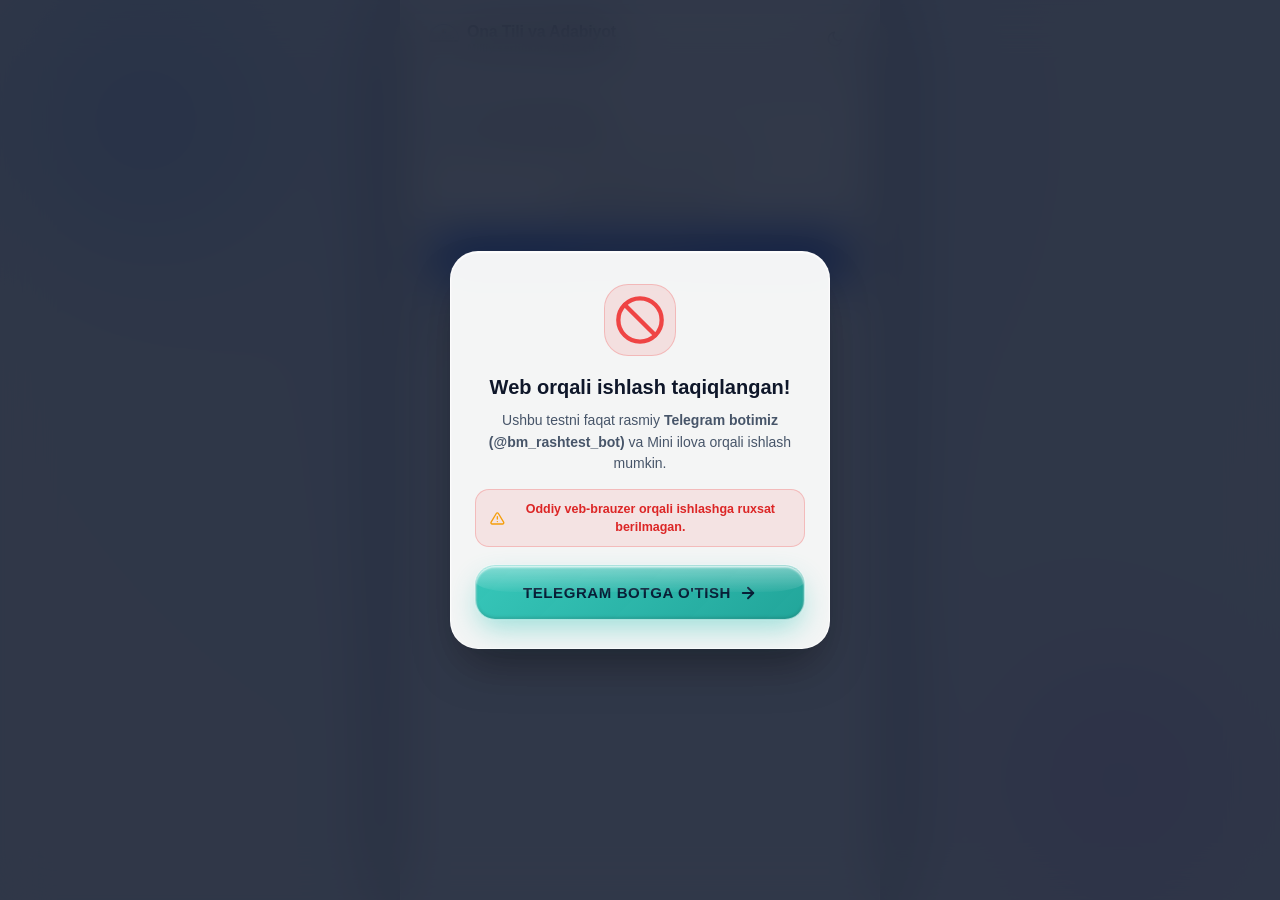
<file: index.html>
<!DOCTYPE html>
<html lang="uz">
<head>
  <meta charset="UTF-8">
  <meta name="viewport" content="width=device-width, initial-scale=1.0, maximum-scale=1.0, user-scalable=no, viewport-fit=cover, interactive-widget=resizes-content">
  <title>ONA TILI VA ADABIYOT — Rasch Test Tizimi</title>
  <link rel="preload" href="/test_style.css?v=20261024_v15_glow" as="style">
  <link rel="stylesheet" href="/test_style.css?v=20261024_v15_glow">
  <!-- Telegram WebApp SDK -->
  <script src="https://telegram.org/js/telegram-web-app.js"></script>
  <script>
    (function() {
      var saved = localStorage.getItem('app_theme') || 'light';
      if (saved === 'dark') {
        document.documentElement.classList.add('dark-mode');
        document.addEventListener('DOMContentLoaded', function() {
          document.body.classList.add('dark-mode');
        });
      }

      function syncTelegramLayout() {
        if (window.Telegram && window.Telegram.WebApp) {
          var tg = window.Telegram.WebApp;
          try {
            if (typeof tg.ready === 'function') tg.ready();
            if (typeof tg.expand === 'function') tg.expand();
            if (typeof tg.disableVerticalSwipes === 'function') tg.disableVerticalSwipes();
          } catch (e) {}

          var isFs = !!tg.isFullscreen;
          var topInset = 0;
          if (isFs) {
            var contentTop = (tg.contentSafeAreaInset && typeof tg.contentSafeAreaInset.top === 'number') ? tg.contentSafeAreaInset.top : 0;
            var safeTop = (tg.safeAreaInset && typeof tg.safeAreaInset.top === 'number') ? tg.safeAreaInset.top : 0;
            topInset = Math.max(contentTop, safeTop + 48, 96);
          } else {
            var contentTop = (tg.contentSafeAreaInset && typeof tg.contentSafeAreaInset.top === 'number') ? tg.contentSafeAreaInset.top : 0;
            topInset = contentTop;
          }

          var botContent = (tg.contentSafeAreaInset && typeof tg.contentSafeAreaInset.bottom === 'number') ? tg.contentSafeAreaInset.bottom : 0;
          var botSafe = (tg.safeAreaInset && typeof tg.safeAreaInset.bottom === 'number') ? tg.safeAreaInset.bottom : 0;
          var botInset = Math.max(botContent, botSafe, 0);

          document.documentElement.style.setProperty('--tg-content-safe-area-inset-top', topInset + 'px');
          document.documentElement.style.setProperty('--tg-safe-top', topInset + 'px');
          if (botInset > 0) {
            document.documentElement.style.setProperty('--tg-content-safe-area-inset-bottom', botInset + 'px');
            document.documentElement.style.setProperty('--tg-safe-bottom', botInset + 'px');
          }
        }
      }

      syncTelegramLayout();
      if (document.readyState === 'loading') {
        document.addEventListener('DOMContentLoaded', syncTelegramLayout);
      }
      window.addEventListener('resize', syncTelegramLayout);
      if (window.Telegram && window.Telegram.WebApp && typeof window.Telegram.WebApp.onEvent === 'function') {
        window.Telegram.WebApp.onEvent('contentSafeAreaChanged', syncTelegramLayout);
        window.Telegram.WebApp.onEvent('safeAreaChanged', syncTelegramLayout);
        window.Telegram.WebApp.onEvent('fullscreenChanged', syncTelegramLayout);
      }
    })();
  </script>
</head>
<body>

  <!-- =========================================
       MAVZUGA MOS ANIMATSIYALI INTRO EKRAN
       ========================================= -->
  <!-- =========================================
       VEB BRAUZERDA KIRISHNI CHEKLASH EKRANI
       ========================================= -->
  <div id="web-block-screen" class="web-block-screen" style="display:none;">
    <div class="web-block-card">
      <div class="web-block-icon" style="color: #EF4444; display: flex; justify-content: center; align-items: center;">
        <svg width="52" height="52" viewBox="0 0 24 24" fill="none" stroke="currentColor" stroke-width="2" stroke-linecap="round" stroke-linejoin="round">
          <circle cx="12" cy="12" r="10"></circle>
          <line x1="4.93" y1="4.93" x2="19.07" y2="19.07"></line>
        </svg>
      </div>
      <h2 class="web-block-title">Web orqali ishlash taqiqlangan!</h2>
      <p class="web-block-desc">
        Ushbu testni faqat rasmiy <b>Telegram botimiz (@bm_rashtest_bot)</b> va Mini ilova orqali ishlash mumkin.
      </p>
      <div class="web-block-warning" style="display: flex; align-items: center; justify-content: center; gap: 6px;">
        <svg width="17" height="17" viewBox="0 0 24 24" fill="none" stroke="#F59E0B" stroke-width="2.2" stroke-linecap="round" stroke-linejoin="round">
          <path d="M10.29 3.86L1.82 18a2 2 0 0 0 1.71 3h16.94a2 2 0 0 0 1.71-3L13.71 3.86a2 2 0 0 0-3.42 0z"></path>
          <line x1="12" y1="9" x2="12" y2="13"></line>
          <line x1="12" y1="17" x2="12.01" y2="17"></line>
        </svg>
        <span>Oddiy veb-brauzer orqali ishlashga ruxsat berilmagan.</span>
      </div>
      <a href="https://t.me/bm_rashtest_bot" class="btn-action-primary" style="margin-top: 18px; text-decoration: none;">
        <span>Telegram Botga o'tish</span>
        <svg width="18" height="18" viewBox="0 0 24 24" fill="none" stroke="currentColor" stroke-width="2.5" stroke-linecap="round" stroke-linejoin="round">
          <line x1="5" y1="12" x2="19" y2="12"></line>
          <polyline points="12 5 19 12 12 19"></polyline>
        </svg>
      </a>
    </div>
  </div>

  <!-- KIRISH ANIMATSIYASI EKRANI (O'chirildi) -->
  <div class="splash-screen" id="intro-splash" style="display:none !important;">
    <canvas id="splash-canvas" style="position:absolute;inset:0;width:100%;height:100%;pointer-events:none;z-index:1;"></canvas>
    <!-- Markaziy nur/fon nurlanishi -->
    <div class="splash-glow"></div>
    <!-- 1. Markaziy Logo va Qalpoqcha -->
    <div class="splash-logo-container">
      <div class="splash-circle-badge">
        <img src="/img/bm_emblem_fill.png?v=20260927_fill" alt="Logo" class="splash-emblem-img">
      </div>
      <!-- Logoga kiyiladigan 3D akademik qalpoqcha -->
      <img src="/img/graduation_cap.svg" class="splash-grad-cap" alt="Cap">
    </div>
    <!-- 2. Sakrab chiquvchi Harflar -->
    <div class="splash-brand-text">
      <span class="bounce-char" style="--d: 0.95s">S</span>
      <span class="bounce-char" style="--d: 1.02s">H</span>
      <span class="bounce-char" style="--d: 1.09s">O</span>
      <span class="bounce-char" style="--d: 1.16s">H</span>
      <span class="bounce-char" style="--d: 1.23s">R</span>
      <span class="bounce-char" style="--d: 1.30s">U</span>
      <span class="bounce-char" style="--d: 1.37s">H</span>
      <span class="bounce-char space">&nbsp;</span>
      <span class="bounce-char teal" style="--d: 1.48s">M</span>
      <span class="bounce-char teal" style="--d: 1.55s">A</span>
      <span class="bounce-char teal" style="--d: 1.62s">T</span>
      <span class="bounce-char teal" style="--d: 1.69s">E</span>
      <span class="bounce-char teal" style="--d: 1.76s">M</span>
      <span class="bounce-char teal" style="--d: 1.83s">A</span>
      <span class="bounce-char teal" style="--d: 1.90s">T</span>
      <span class="bounce-char teal" style="--d: 1.97s">I</span>
      <span class="bounce-char teal" style="--d: 2.04s">K</span>
      <span class="bounce-char teal" style="--d: 2.11s">A</span>
    </div>
    <!-- 3. Ostki Tagline/Izoh -->
    <div class="splash-subtitle">MILLIY SERTIFIKAT VA RASCH TIZIMI</div>
    <!-- 4. O'tkazib yuborish (Skip) tugmasi -->
    <div class="splash-skip-hint" onclick="if(window.TestApp && typeof TestApp.finishSplashImmediately==='function'){TestApp.finishSplashImmediately();}else{var s=document.getElementById('intro-splash')||document.getElementById('splashScreen');if(s)s.style.display='none';}" style="display: inline-flex; align-items: center; gap: 4px;">
      <span>Davom etish</span>
      <svg width="14" height="14" viewBox="0 0 24 24" fill="none" stroke="currentColor" stroke-width="2.5" stroke-linecap="round" stroke-linejoin="round"><line x1="5" y1="12" x2="19" y2="12"></line><polyline points="12 5 19 12 12 19"></polyline></svg>
    </div>
  </div>

  <!-- Dinamik harakatlanuvchi orqa fon (Oq va qora mavzularga mos) -->
  <div class="ambient-moving-mesh" aria-hidden="true">
    <div class="ambient-mesh-orb ambient-orb-1"></div>
    <div class="ambient-mesh-orb ambient-orb-2"></div>
    <div class="ambient-mesh-orb ambient-orb-3"></div>
  </div>

  <!-- =========================================
       TEST TANLASH / KOD KIRITISH EKRANI (STANDART BOSHLANG'ICH EKRAN)
       ========================================= -->
  <div class="test-container" id="test-select-screen" style="display: block; padding: 14px; max-width: 520px; margin: 0 auto; box-sizing: border-box;">
    <header class="test-header" style="margin-bottom: 18px;">
      <div class="header-top-row">
        <div class="header-brand-wrap">
          <img src="/img/bm_logo.png?v=20261021_v1" class="header-bm-logo" alt="Logo">
          <div>
            <h1 class="header-test-title" style="font-size: 16px;">Ona Tili va Adabiyot</h1>
            <div style="font-size: 11px; color: var(--text-muted, #64748B); font-weight: 600;">Milliy sertifikat va Rasch tizimi</div>
          </div>
        </div>
        <div class="header-actions">
          <button type="button" class="theme-toggle-btn" onclick="TestApp.toggleTheme()" title="Mavzu" aria-label="Mavzu" style="display: inline-flex; align-items: center; justify-content: center;">
            <svg width="18" height="18" viewBox="0 0 24 24" fill="none" stroke="currentColor" stroke-width="2" stroke-linecap="round" stroke-linejoin="round">
              <path d="M21 12.79A9 9 0 1 1 11.21 3 7 7 0 0 0 21 12.79z"></path>
            </svg>
          </button>
        </div>
      </div>
    </header>

    <div style="background: var(--bg-card, #FFFFFF); border: 1.5px solid var(--border-color, #E2E8F0); border-radius: 16px; padding: 18px 16px; box-shadow: 0 4px 20px rgba(0,0,0,0.06); margin-bottom: 16px; box-sizing: border-box; width: 100%;">
      <div style="display: flex; align-items: center; gap: 8px; margin-bottom: 6px;">
        <div style="display: inline-flex; align-items: center; justify-content: center; width: 32px; height: 32px; border-radius: 9px; background: rgba(37,99,235,0.1); color: #2563EB;">
          <svg width="18" height="18" viewBox="0 0 24 24" fill="none" stroke="currentColor" stroke-width="2.2" stroke-linecap="round" stroke-linejoin="round"><line x1="4" y1="9" x2="20" y2="9"/><line x1="4" y1="15" x2="20" y2="15"/><line x1="10" y1="3" x2="8" y2="21"/><line x1="16" y1="3" x2="14" y2="21"/></svg>
        </div>
        <h2 style="font-size: 15.5px; font-weight: 800; color: var(--text-main, #0F172A); letter-spacing: -0.2px;">Test kodini kiriting</h2>
      </div>
      <p style="font-size: 12px; color: var(--text-muted, #64748B); margin-bottom: 14px; line-height: 1.45;">
        O'qituvchi yoki guruhda e'lon qilingan test raqamini kiriting:
      </p>

      <!-- KOD KIRITISH MAYDONI (TO'LIQ ENI BO'YICHA) -->
      <div style="margin-bottom: 10px;">
        <input type="text" id="manual-test-code-input" inputmode="numeric" placeholder="Masalan: 102" style="width: 100%; height: 50px; border-radius: 12px; border: 2px solid var(--border-color, #CBD5E1); background: var(--bg-card, #FFFFFF); color: var(--text-main, #0F172A); font-size: 20px; font-weight: 800; text-align: center; letter-spacing: 2px; outline: none; box-sizing: border-box; transition: border-color 0.15s ease;" onfocus="this.style.borderColor='#2563EB'" onblur="this.style.borderColor=''" onkeydown="if(event.key==='Enter') TestApp.submitEnteredCode()">
      </div>

      <!-- BOSHLASH TUGMASI (PASTGA TUSHIRILGAN, TO'LIQ ENIDA) -->
      <button type="button" id="btn-start-test" onclick="TestApp.submitEnteredCode()" style="width: 100%; height: 48px; background: linear-gradient(135deg, #2563EB, #1D4ED8); color: white; border: none; border-radius: 12px; font-weight: 800; font-size: 14.5px; cursor: pointer; display: flex; align-items: center; justify-content: center; gap: 8px; box-shadow: 0 4px 14px rgba(37,99,235,0.25); transition: transform 0.1s ease; box-sizing: border-box;">
        <span>Testni boshlash</span>
        <svg width="16" height="16" viewBox="0 0 24 24" fill="none" stroke="currentColor" stroke-width="2.5" stroke-linecap="round" stroke-linejoin="round">
          <polygon points="5 3 19 12 5 21 5 3"></polygon>
        </svg>
      </button>

      <div id="select-code-error" style="display: none; font-size: 12px; color: #EF4444; font-weight: 700; margin-top: 10px; padding: 8px 10px; border-radius: 8px; background: rgba(239, 68, 68, 0.08); border: 1px solid rgba(239, 68, 68, 0.2);"></div>
    </div>

    <!-- FAOL TESTLAR RO'YXATI -->
    <div style="margin-top: 18px;">
      <div style="display: flex; align-items: center; gap: 6px; margin-bottom: 10px;">
        <svg width="15" height="15" viewBox="0 0 24 24" fill="none" stroke="#64748B" stroke-width="2.2" stroke-linecap="round" stroke-linejoin="round"><path d="M16 4h2a2 2 0 0 1 2 2v14a2 2 0 0 1-2 2H6a2 2 0 0 1-2-2V6a2 2 0 0 1 2-2h2"/><rect x="8" y="2" width="8" height="4" rx="1" ry="1"/></svg>
        <h3 style="font-size: 12.5px; font-weight: 800; color: var(--text-muted, #64748B); text-transform: uppercase; letter-spacing: 0.5px;">
          Faol testlar ro'yxati
        </h3>
      </div>
      <div id="active-tests-list-wrap">
        <div style="text-align: center; padding: 20px; color: var(--text-muted, #64748B); font-size: 12.5px;">
          Faol testlar tekshirilmoqda...
        </div>
      </div>
    </div>
  </div>

  <!-- =========================================
       ASOSIY KONTEYNER (TEST TOPSHIRISH — FAQAT KOD TANLANGANDA OCHILADI)
       ========================================= -->
  <div class="test-container" id="test-app" style="display: none;">

    <!-- 1. YUQORI HEADER (KOMPAKT) -->
    <header class="test-header">
      <div class="header-top-row">
        <div class="header-brand-wrap">
          <img src="/img/bm_logo.png?v=20261021_v1" class="header-bm-logo" alt="Logo">
          <h1 class="header-test-title" id="test-title-display" style="font-size: 16px; white-space: nowrap;">Test</h1>
        </div>
        <div class="header-actions">
          <button type="button" class="btn-clear-all" onclick="TestApp.showTestSelectScreen()" title="Boshqa testga o'tish" style="background: rgba(37, 99, 235, 0.08); color: #2563EB; border-color: rgba(37, 99, 235, 0.25); display: inline-flex; align-items: center; gap: 4px;">
            <svg width="13" height="13" viewBox="0 0 24 24" fill="none" stroke="currentColor" stroke-width="2.2" stroke-linecap="round" stroke-linejoin="round"><polyline points="17 1 21 5 17 9"/><path d="M3 11V9a4 4 0 0 1 4-4h14"/><polyline points="7 23 3 19 7 15"/><path d="M21 13v2a4 4 0 0 1-4 4H3"/></svg>
            <span>Kodni o'zgartirish</span>
          </button>
          <button class="theme-toggle-btn" onclick="TestApp.toggleTheme()" title="Mavzu" aria-label="Mavzu" style="display: inline-flex; align-items: center; justify-content: center;">
            <svg width="18" height="18" viewBox="0 0 24 24" fill="none" stroke="currentColor" stroke-width="2" stroke-linecap="round" stroke-linejoin="round">
              <path d="M21 12.79A9 9 0 1 1 11.21 3 7 7 0 0 0 21 12.79z"></path>
            </svg>
          </button>
        </div>
      </div>

      <!-- Kichik o'lchamdagi to'ldirilgan javoblar shkalasi -->
      <div class="progress-section-compact">
        <div class="progress-bar-track">
          <div class="progress-bar-fill" id="progress-bar-fill" style="width: 0%;"></div>
        </div>
        <span class="progress-count-mini" id="answered-counter">0 ta</span>
        <button type="button" class="btn-clear-inline" onclick="TestApp.confirmClearAll()" title="Barcha javoblarni tozalash" style="display: inline-flex; align-items: center; gap: 4px;">
          <svg width="13" height="13" viewBox="0 0 24 24" fill="none" stroke="currentColor" stroke-width="2.2" stroke-linecap="round" stroke-linejoin="round">
            <polyline points="3 6 5 6 21 6"></polyline>
            <path d="M19 6v14a2 2 0 0 1-2 2H7a2 2 0 0 1-2-2V6m3 0V4a2 2 0 0 1 2-2h4a2 2 0 0 1 2 2v2"></path>
          </svg>
          <span>Tozalash</span>
        </button>
      </div>

      <!-- Yashirin yordamchi elementlar (JS bilan to'liq moslik uchun) -->
      <span id="test-code-display" style="display: none;"></span>
      <span id="test-subject-badge" style="display: none;"></span>
      <span id="user-welcome-text" style="display: none;"></span>
      <div class="questions-nav-map" id="questions-nav-map" style="display: none;">
        <div class="map-grid" id="map-grid"></div>
      </div>
    </header>

    <!-- 2. SAVOLLAR RO'YXATI -->
    <main class="questions-list-wrapper">

      <!-- BO'LIM 1: 1-35 Variantli Savollar (A, B, C, D) -->
      <section class="section-group">
        <div class="section-group-header">
          <div class="section-badge">1-BO'LIM (1 — 35)</div>
          <h2 class="section-heading">Variantli savollar (1 — 35)</h2>
          <span class="section-subtext">Har bir savol uchun 1 ta to'g'ri variantni tanlang (A, B, C, D)</span>
        </div>
        <div class="questions-list" id="questions-part-1">
          <!-- JS orqali 1-35 savollar chiqariladi -->
        </div>
        <div id="questions-part-2" style="display:none;"></div>
      </section>

      <!-- BO'LIM 2: 36-39 (1 ta variantli yopiq savollar) -->
      <section class="section-group">
        <div class="section-group-header">
          <div class="section-badge math-badge">2-BO'LIM (36 — 39)</div>
          <h2 class="section-heading">1 ta variantli yopiq savollar (36 — 39)</h2>
          <span class="section-subtext">Har bir savol uchun 1 ta to'g'ri so'z, ibora yoki belgini kiriting</span>
        </div>
        <div class="questions-list" id="questions-part-3">
          <!-- JS orqali 36, 37, 38, 39 savollar chiqariladi -->
        </div>
      </section>

      <!-- BO'LIM 3: 40 — 44 (2 qismli yopiq savollar: a va b) -->
      <section class="section-group">
        <div class="section-group-header">
          <div class="section-badge special-badge">3-BO'LIM (40 — 44)</div>
          <h2 class="section-heading">2 qismli yopiq savollar (40 — 44)</h2>
          <span class="section-subtext">Har bir savolning <b>a</b> va <b>b</b> bandlariga to'g'ri javobni kiriting</span>
        </div>
        <div class="questions-list" id="questions-part-4">
          <!-- JS orqali 40a, 40b, 41a... 44a, 44b savollar chiqariladi -->
        </div>
      </section>

      <!-- BO'LIM 4: ESSE (YOZMA ISH) -->
      <section class="section-group" style="margin-bottom: 24px;">
        <div class="section-group-header">
          <div class="section-badge esse-badge">ESSE (IJODIY YOZMA ISH)</div>
          <h2 class="section-heading">Ijodiy yozma ish (Esse) bali</h2>
          <span class="section-subtext">Esse test savollari soniga kirmaydi. O'z ijodiy yozma ishingiz (esse) bo'yicha balingizni kiriting (0 dan 75 gacha)</span>
        </div>
        <div class="questions-list" id="questions-part-5">
          <div class="esse-card-wrap" id="qrow-45" style="background: var(--bg-card, #FFFFFF); border: 2px solid var(--border-color, #E2E8F0); border-radius: 16px; padding: 20px 16px; text-align: center; box-shadow: 0 4px 16px rgba(0,0,0,0.04); margin-top: 8px; box-sizing: border-box;">
            <div style="display: flex; align-items: center; justify-content: center; gap: 8px; margin-bottom: 12px;">
              <span class="savol-badge esse-badge" style="font-size: 13px; padding: 4px 12px; border-radius: 8px;">Esse bali</span>
              <span style="font-size: 12px; color: var(--text-muted, #64748B); font-weight: 700;">Maksimal: 75 ball</span>
            </div>
            <div class="savol-input-box" id="box-45" style="max-width: 240px; height: 56px; margin: 0 auto; border-radius: 14px; border: 2.5px solid #8B5CF6; background: rgba(139, 92, 246, 0.06); display: flex; align-items: center; justify-content: center; box-sizing: border-box; transition: all 0.2s ease;">
              <input type="text" inputmode="numeric" pattern="[0-9]*" class="savol-input open-native-input esse-input" id="input-45" placeholder="Ball (0 - 75)" autocomplete="off" style="width: 100%; height: 100%; text-align: center; font-size: 24px; font-weight: 800; color: #7C3AED; border: none; background: transparent; outline: none; letter-spacing: 1px;" oninput="TestApp.handleEsseInput(this)">
            </div>
            <div style="font-size: 12px; color: var(--text-muted, #64748B); margin-top: 10px; line-height: 1.45;">
              Test bali (75) va Esse bali (75) qo'shilib 2 ga bo'linadi
            </div>
          </div>
        </div>
      </section>

    </main>

    <!-- 3. PASTKI SUZUVCHI TOPSHIRISH PANELI -->
    <footer class="bottom-submit-dock">
      <div class="submit-dock-inner">
        <button class="btn-submit-test" id="btn-submit-test" onclick="TestApp.openConfirmSubmitModal()">
          Testni yakunlash
        </button>
      </div>
    </footer>

  </div> <!-- /.test-container -->

  <!-- =========================================
       5. TOPSHIRISHNI TASDIQLASH MODALI (2 BOSQICHLI XAVFSIZ TIZIM)
       ========================================= -->
  <div class="modal-overlay" id="confirm-modal">
    <div class="modal-card">
      
      <!-- 1-BOSQICH: Siz yakunlamoqchimisiz? (Ha / Yo'q) -->
      <div id="confirm-step-1">
        <div class="modal-icon-circle" style="color: #2563EB; display: flex; align-items: center; justify-content: center;">
          <svg width="36" height="36" viewBox="0 0 24 24" fill="none" stroke="currentColor" stroke-width="2" stroke-linecap="round" stroke-linejoin="round">
            <circle cx="12" cy="12" r="10"></circle>
            <path d="M9.09 9a3 3 0 0 1 5.83 1c0 2-3 3-3 3"></path>
            <line x1="12" y1="17" x2="12.01" y2="17"></line>
          </svg>
        </div>
        <h3 class="modal-heading" style="font-size: 19px; margin-bottom: 8px;">Testni yakunlamoqchimisiz?</h3>
        <p class="modal-desc" style="font-size: 13px; margin-bottom: 20px;">
          Javoblarni topshirishdan oldin tasdiqlang. Keyingi bosqichda belgilangan va qolib ketgan savollaringiz soni ko'rsatiladi.
        </p>
        <div class="modal-buttons">
          <button type="button" class="btn-modal-cancel" onclick="TestApp.closeConfirmSubmitModal()">Yo'q, ishlashda davom etish</button>
          <button type="button" class="btn-modal-confirm" style="background: linear-gradient(135deg, #2563EB, #1D4ED8); display: inline-flex; align-items: center; justify-content: center; gap: 6px;" onclick="TestApp.proceedToSubmitStep2()">
            <span>Ha, yakunlash</span>
            <svg width="16" height="16" viewBox="0 0 24 24" fill="none" stroke="currentColor" stroke-width="2.5" stroke-linecap="round" stroke-linejoin="round">
              <line x1="5" y1="12" x2="19" y2="12"></line>
              <polyline points="12 5 19 12 12 19"></polyline>
            </svg>
          </button>
        </div>
      </div>

      <!-- 2-BOSQICH: Qancha belgilandi / Qancha qolib ketdi va Oxirgi yakunlash -->
      <div id="confirm-step-2" style="display: none;">
        <div class="modal-icon-circle" id="confirm-step-2-icon" style="color: #2563EB; display: flex; align-items: center; justify-content: center;">
          <svg width="36" height="36" viewBox="0 0 24 24" fill="none" stroke="currentColor" stroke-width="2" stroke-linecap="round" stroke-linejoin="round">
            <line x1="18" y1="20" x2="18" y2="10"></line>
            <line x1="12" y1="20" x2="12" y2="4"></line>
            <line x1="6" y1="20" x2="6" y2="14"></line>
          </svg>
        </div>
        <h3 class="modal-heading" id="confirm-step-2-title" style="font-size: 18px; margin-bottom: 6px;">Javoblaringiz holati</h3>
        <p class="modal-desc" id="confirm-step-2-desc" style="font-size: 12.5px; margin-bottom: 14px;">
          Quyida belgilangan va qolib ketgan savollar soni:
        </p>
        
        <div class="modal-stats-summary" id="modal-stats-summary">
          <div class="m-stat-item">
            <strong id="m-stat-answered">0</strong>
            <span>Belgilangan</span>
          </div>
          <div class="m-stat-item warn">
            <strong id="m-stat-empty">0</strong>
            <span>Qolib ketgan</span>
          </div>
        </div>

        <!-- 0 ta javob bo'lganda chiqadigan qat'iy to'siq -->
        <div id="zero-answers-warning" style="display: none; background: rgba(239, 68, 68, 0.1); border: 1.5px solid #EF4444; border-radius: 12px; padding: 12px; margin-bottom: 16px; text-align: left;">
          <div style="font-weight: 800; font-size: 13px; color: #EF4444; margin-bottom: 4px; display: flex; align-items: center; gap: 6px;">
            <svg width="16" height="16" viewBox="0 0 24 24" fill="none" stroke="#EF4444" stroke-width="2.2" stroke-linecap="round" stroke-linejoin="round">
              <circle cx="12" cy="12" r="10"></circle>
              <line x1="12" y1="8" x2="12" y2="12"></line>
              <line x1="12" y1="16" x2="12.01" y2="16"></line>
            </svg>
            <span>Birorta ham javob belgilanmagan!</span>
          </div>
          <div style="font-size: 12px; color: var(--text-main); line-height: 1.4;">
            Siz birorta ham savolga javob belgilamadingiz. Bo'sh testni topshirib bo'lmaydi. Iltimos, savollarni ishlab, javoblarni belgilang!
          </div>
        </div>

        <!-- Qolib ketgan savollar haqida eslatma -->
        <div id="partial-answers-warning" style="display: none; font-size: 11.5px; color: #D97706; margin-bottom: 14px; font-weight: 700; line-height: 1.35; display: flex; align-items: center; gap: 5px;">
          <svg width="14" height="14" viewBox="0 0 24 24" fill="none" stroke="#D97706" stroke-width="2.2" stroke-linecap="round" stroke-linejoin="round">
            <path d="M10.29 3.86L1.82 18a2 2 0 0 0 1.71 3h16.94a2 2 0 0 0 1.71-3L13.71 3.86a2 2 0 0 0-3.42 0z"></path>
            <line x1="12" y1="9" x2="12" y2="13"></line>
            <line x1="12" y1="17" x2="12.01" y2="17"></line>
          </svg>
          <span>Diqqat: Qolib ketgan savollarga 0 ball hisoblanadi.</span>
        </div>

        <div class="modal-buttons">
          <button type="button" class="btn-modal-cancel" onclick="TestApp.backToSubmitStep1()">Ortga</button>
          <button type="button" class="btn-modal-confirm" id="btn-final-submit" style="display: inline-flex; align-items: center; justify-content: center; gap: 6px;" onclick="TestApp.submitTestNow()">
            <span>Oxirgi yakunlash</span>
            <svg width="16" height="16" viewBox="0 0 24 24" fill="none" stroke="currentColor" stroke-width="2.5" stroke-linecap="round" stroke-linejoin="round">
              <line x1="22" y1="2" x2="11" y2="13"></line>
              <polygon points="22 2 15 22 11 13 2 9 22 2"></polygon>
            </svg>
          </button>
        </div>
      </div>

      <!-- 3-BOSQICH: 2 SONIYALIK MARKAZIY DUMALOQ AYLANMA ANIMATSIYA -->
      <div id="confirm-step-loading" style="display: none; padding: 22px 10px 14px; text-align: center;">
        <div style="position: relative; width: 72px; height: 72px; margin: 0 auto 18px; display: flex; align-items: center; justify-content: center;">
          <div style="position: absolute; inset: 0; border-radius: 50%; background: radial-gradient(circle, rgba(16, 185, 129, 0.16) 0%, rgba(37, 99, 235, 0.05) 70%);"></div>
          <svg width="68" height="68" viewBox="0 0 68 68" style="animation: spin 0.85s linear infinite;">
            <circle cx="34" cy="34" r="28" fill="none" stroke="rgba(16, 185, 129, 0.2)" stroke-width="5.5"></circle>
            <path d="M34 6 a28 28 0 0 1 28 28" fill="none" stroke="#10B981" stroke-width="5.5" stroke-linecap="round"></path>
          </svg>
          <svg width="24" height="24" viewBox="0 0 24 24" fill="none" stroke="#10B981" stroke-width="2.5" stroke-linecap="round" stroke-linejoin="round" style="position: absolute;">
            <line x1="22" y1="2" x2="11" y2="13"></line>
            <polygon points="22 2 15 22 11 13 2 9 22 2"></polygon>
          </svg>
        </div>
        <h3 class="modal-heading" style="margin-bottom: 6px; font-size: 18px;">Javoblaringiz yuborilmoqda...</h3>
        <p class="modal-desc" style="margin-bottom: 14px; font-size: 13px; color: var(--text-muted);">
          Javoblar tekshirilib, xavfsiz navbatga joylanmoqda
        </p>
        <div style="width: 82%; height: 6px; margin: 0 auto; background: rgba(16, 185, 129, 0.14); border-radius: 99px; overflow: hidden;">
          <div id="submit-spin-progress" style="width: 0%; height: 100%; background: linear-gradient(90deg, #10B981, #2563EB); border-radius: 99px; transition: width 1.95s cubic-bezier(0.22, 1, 0.36, 1);"></div>
        </div>
      </div>

    </div>
  </div>

  <!-- =========================================
       5. HAMMASINI O'CHIRISH TASDIQ MODALI
       ========================================= -->
  <div class="modal-overlay" id="clear-confirm-modal">
    <div class="modal-card">
      <div class="modal-icon-circle" style="background: rgba(239, 68, 68, 0.12); color: #EF4444; display: flex; align-items: center; justify-content: center;">
        <svg width="34" height="34" viewBox="0 0 24 24" fill="none" stroke="currentColor" stroke-width="2" stroke-linecap="round" stroke-linejoin="round">
          <polyline points="3 6 5 6 21 6"></polyline>
          <path d="M19 6v14a2 2 0 0 1-2 2H7a2 2 0 0 1-2-2V6m3 0V4a2 2 0 0 1 2-2h4a2 2 0 0 1 2 2v2"></path>
          <line x1="10" y1="11" x2="10" y2="17"></line>
          <line x1="14" y1="11" x2="14" y2="17"></line>
        </svg>
      </div>
      <h3 class="modal-heading" style="color: #EF4444;">Hammasini o'chirish</h3>
      <p class="modal-desc">
        Haqiqatan ham barcha belgilangan javoblarni o'chirmoqchimisiz? Barcha variantlar va yozma javoblar tozalanadi.
      </p>
      <div class="modal-buttons">
        <button type="button" class="btn-modal-cancel" onclick="TestApp.closeClearModal()">Bekor qilish</button>
        <button type="button" class="btn-modal-confirm" style="background: linear-gradient(135deg, #EF4444, #DC2626); display: inline-flex; align-items: center; justify-content: center; gap: 6px;" onclick="TestApp.clearAllAnswers()">
          <span>Ha, o'chirish</span>
          <svg width="15" height="15" viewBox="0 0 24 24" fill="none" stroke="currentColor" stroke-width="2.2" stroke-linecap="round" stroke-linejoin="round">
            <polyline points="3 6 5 6 21 6"></polyline>
            <path d="M19 6v14a2 2 0 0 1-2 2H7a2 2 0 0 1-2-2V6m3 0V4a2 2 0 0 1 2-2h4a2 2 0 0 1 2 2v2"></path>
          </svg>
        </button>
      </div>
    </div>
  </div>

  <!-- =========================================
       6. NATIJA EKRANI (ANIMATSIYALI CHECKMARK MODALI)
       ========================================= -->
  <div class="modal-overlay" id="result-modal">
    <div class="result-card">
      
      <div class="success-checkmark-box">
        <div class="success-pulse-ring"></div>
        <div class="success-circle-icon">
          <svg class="success-svg-check" viewBox="0 0 52 52">
            <circle class="success-circle-bg" cx="26" cy="26" r="24" fill="none"/>
            <path class="success-check-path" fill="none" d="M14.1 27.2l7.1 7.2 16.7-16.8"/>
          </svg>
        </div>
      </div>

      <h2 class="result-title">Test Yakunlandi!</h2>
      <p class="result-subtitle" id="result-user-name">Shaxriyor Eshimbetov</p>

      <div id="result-grade-container" style="margin: 14px auto 6px; padding: 10px 18px; border-radius: 14px; background: linear-gradient(135deg, rgba(245, 158, 11, 0.15), rgba(234, 88, 12, 0.15)); border: 1.5px solid #F59E0B; display: inline-flex; align-items: center; justify-content: center; gap: 10px;">
        <span style="color: #D97706; display: flex; align-items: center; justify-content: center;">
          <svg width="26" height="26" viewBox="0 0 24 24" fill="none" stroke="currentColor" stroke-width="2" stroke-linecap="round" stroke-linejoin="round">
            <circle cx="12" cy="8" r="7"></circle>
            <polyline points="8.21 13.89 7 23 12 20 17 23 15.79 13.88"></polyline>
          </svg>
        </span>
        <div style="text-align: left;">
          <div style="font-size: 11px; text-transform: uppercase; font-weight: 800; color: #D97706; letter-spacing: 0.5px;">Milliy Sertifikat Darajasi</div>
          <div style="font-size: 18px; font-weight: 900; color: #B45309;" id="result-grade-val">—</div>
        </div>
      </div>

      <div class="result-details-grid" style="margin-top: 14px;">
        <div class="r-detail-item success">
          <span class="r-icon" style="display:flex;align-items:center;justify-content:center;">
            <svg width="20" height="20" viewBox="0 0 24 24" fill="none" stroke="#10B981" stroke-width="2.5" stroke-linecap="round" stroke-linejoin="round">
              <polyline points="20 6 9 17 4 12"></polyline>
            </svg>
          </span>
          <div>
            <strong id="r-correct-count">0 ta</strong>
            <p>To'g'ri javob</p>
          </div>
        </div>
        <div class="r-detail-item error">
          <span class="r-icon" style="display:flex;align-items:center;justify-content:center;">
            <svg width="20" height="20" viewBox="0 0 24 24" fill="none" stroke="#EF4444" stroke-width="2.5" stroke-linecap="round" stroke-linejoin="round">
              <line x1="18" y1="6" x2="6" y2="18"></line>
              <line x1="6" y1="6" x2="18" y2="18"></line>
            </svg>
          </span>
          <div>
            <strong id="r-incorrect-count">0 ta</strong>
            <p>Noto'g'ri javob</p>
          </div>
        </div>
        <div class="r-detail-item empty">
          <span class="r-icon" style="display:flex;align-items:center;justify-content:center;">
            <svg width="20" height="20" viewBox="0 0 24 24" fill="none" stroke="currentColor" stroke-width="2.2" stroke-linecap="round" stroke-linejoin="round">
              <circle cx="12" cy="12" r="9"></circle>
              <line x1="8" y1="12" x2="16" y2="12"></line>
            </svg>
          </span>
          <div>
            <strong id="r-unanswered-count">0 ta</strong>
            <p>Belgilanmagan</p>
          </div>
        </div>
      </div>

      <div class="result-actions" style="display: flex; flex-direction: column; gap: 12px; width: 100%; margin-top: 14px;">
        <div id="result-note-box" style="text-align: center; padding: 12px 14px; font-size: 12.5px; line-height: 1.55; color: var(--text-muted); font-weight: 500; background: rgba(148, 163, 184, 0.08); border: 1px solid rgba(148, 163, 184, 0.2); border-radius: 12px; display: block;">
          <b>Eslatma:</b> To'g'ri javoblarni (kalitlarni) "Mening natijalarim" bo'limida tekshirishingiz mumkin.
        </div>
        <button class="btn-result-close" onclick="TestApp.closeWebApp()" style="margin-top: 0; display: inline-flex; align-items: center; justify-content: center; gap: 6px;">
          <svg width="18" height="18" viewBox="0 0 24 24" fill="none" stroke="currentColor" stroke-width="2.2" stroke-linecap="round" stroke-linejoin="round">
            <path d="M9 14L4 9l5-5"></path>
            <path d="M4 9h10.5a5.5 5.5 0 0 1 5.5 5.5v0a5.5 5.5 0 0 1-5.5 5.5H11"></path>
          </svg>
          <span>Botga qaytish</span>
        </button>
      </div>

    </div>
  </div>

  <!-- =========================================
       7. JAVOBLAR TAHLILI VA XATOLAR MODALI
       ========================================= -->
  <div class="modal-overlay" id="analysis-modal" style="z-index: 10000;">
    <div class="modal-card" style="max-width: 95%; width: 440px; max-height: 85vh; display: flex; flex-direction: column; text-align: left; padding: 18px;">
      <div style="display: flex; justify-content: space-between; align-items: center; border-bottom: 1px solid var(--border); padding-bottom: 10px; margin-bottom: 10px;">
        <h3 style="font-size: 16px; font-weight: 800; color: var(--text-main); margin: 0; display: flex; align-items: center; gap: 6px;">
          <svg width="18" height="18" viewBox="0 0 24 24" fill="none" stroke="currentColor" stroke-width="2" stroke-linecap="round" stroke-linejoin="round">
            <circle cx="11" cy="11" r="8"></circle>
            <line x1="21" y1="21" x2="16.65" y2="16.65"></line>
          </svg>
          <span>Javoblar Tahlili (1 — 55)</span>
        </h3>
        <button onclick="TestApp.closeAnswersAnalysis()" style="background: var(--bg-card-sub); border: 1px solid var(--border); border-radius: 8px; width: 30px; height: 30px; display: inline-flex; align-items: center; justify-content: center; cursor: pointer; color: var(--text-main);" aria-label="Yopish">
          <svg width="16" height="16" viewBox="0 0 24 24" fill="none" stroke="currentColor" stroke-width="2.5" stroke-linecap="round" stroke-linejoin="round">
            <line x1="18" y1="6" x2="6" y2="18"></line>
            <line x1="6" y1="6" x2="18" y2="18"></line>
          </svg>
        </button>
      </div>
      
      <p style="font-size: 12px; color: var(--text-muted); margin-bottom: 10px;">Har bir savolda belgilangan javobingiz va to'g'ri kalit taqqoslanishi:</p>

      <div id="analysis-items-container" style="flex: 1; overflow-y: auto; display: flex; flex-direction: column; gap: 8px; padding-right: 4px; max-height: 55vh;">
        <!-- JS orqali to'ldiriladi -->
      </div>

      <div style="margin-top: 14px; border-top: 1px solid var(--border); padding-top: 10px;">
        <button class="btn-modal-cancel" onclick="TestApp.closeAnswersAnalysis()" style="width: 100%; border-radius: 10px; padding: 10px; font-weight: 700;">
          Yopish
        </button>
      </div>
    </div>
  </div><!-- /#analysis-modal yopilishi -->

  <!-- =========================================
       8. JAVOBLARNI TOPSHIRISH VAQTINCHA CHEKLANGAN (45 DAQIQA) MODALI
       ========================================= -->
  <div class="modal-overlay" id="min-submit-modal" style="z-index: 9999;">
    <div class="modal-card" style="max-width: 420px; padding: 24px 20px; border: 1.5px solid rgba(245, 158, 11, 0.45); box-shadow: 0 16px 40px rgba(0, 0, 0, 0.25);">
      
      <!-- Icon with pulse -->
      <div id="min-submit-icon-wrap" style="width: 62px; height: 62px; margin: 0 auto 14px; border-radius: 50%; background: linear-gradient(135deg, rgba(245, 158, 11, 0.2), rgba(239, 68, 68, 0.15)); border: 2px solid #F59E0B; display: flex; align-items: center; justify-content: center; font-size: 30px;">
        ⏳
      </div>

      <h3 id="min-submit-title" style="font-size: 18px; font-weight: 800; color: var(--text-main); margin: 0 0 6px;">
        Hali javob yubora olmaysiz!
      </h3>
      <p id="min-submit-desc" style="font-size: 13px; color: var(--text-muted); margin: 0 0 16px; line-height: 1.45;">
        Test boshlanganidan so'ng dastlabki <b>45 daqiqa</b> davomida javoblarni topshirish cheklangan.
      </p>

      <!-- Countdown Card -->
      <div style="background: linear-gradient(135deg, rgba(37, 99, 235, 0.08), rgba(124, 58, 237, 0.08)); border: 1.5px solid rgba(124, 58, 237, 0.35); border-radius: 16px; padding: 14px; margin-bottom: 16px; text-align: center;">
        <div style="font-size: 11px; text-transform: uppercase; font-weight: 800; letter-spacing: 0.6px; color: #7C3AED; margin-bottom: 4px; display: flex; align-items: center; justify-content: center; gap: 5px;">
          <svg width="14" height="14" viewBox="0 0 24 24" fill="none" stroke="currentColor" stroke-width="2.2" stroke-linecap="round" stroke-linejoin="round">
            <circle cx="12" cy="12" r="10"></circle>
            <polyline points="12 6 12 12 16 14"></polyline>
          </svg>
          <span>Qolgan kutish vaqti:</span>
        </div>
        <div id="min-submit-countdown" style="font-family: var(--font-mono, monospace); font-size: 36px; font-weight: 900; color: var(--primary, #2563EB); letter-spacing: 2px; text-shadow: 0 2px 10px rgba(37, 99, 235, 0.25);">
          --:--
        </div>
        <div style="font-size: 12px; font-weight: 700; color: var(--text-muted); margin-top: 6px;" id="min-submit-unlock-info">
          Topshirish ochiladigan vaqt: <b style="color: var(--text-main);">--:--</b>
        </div>
      </div>

      <!-- Sababi / Reason Box -->
      <div style="background: var(--bg-card-sub); border: 1px solid var(--border); border-radius: 14px; padding: 14px; margin-bottom: 18px; text-align: left;">
        <div style="font-size: 12.5px; font-weight: 800; color: #D97706; display: flex; align-items: center; gap: 6px; margin-bottom: 8px;">
          <svg width="16" height="16" viewBox="0 0 24 24" fill="none" stroke="currentColor" stroke-width="2" stroke-linecap="round" stroke-linejoin="round">
            <line x1="9" y1="18" x2="15" y2="18"></line>
            <line x1="10" y1="22" x2="14" y2="22"></line>
            <path d="M15.09 14c.18-.98.65-1.74 1.41-2.5A4.65 4.65 0 0 0 18 8 6 6 0 0 0 6 8c0 1 .2 2.2 1.5 3.5.76.76 1.23 1.52 1.41 2.5"></path>
          </svg>
          <b>Nega bunday tartib o'rnatilgan? (Sababi)</b>
        </div>
        <div style="font-size: 12px; color: var(--text-main); line-height: 1.55;">
          Milliy sertifikat qoidalari va imtihon shaffofligini ta'minlash, shoshmashosharlik hamda tasodifiy (tavakkal) belgilashlarning oldini olish maqsadida test boshlanganidan so'ng dastlabki <b>45 daqiqa</b> davomida javoblarni topshirishga ruxsat berilmaydi.
        </div>
        <div style="font-size: 11.5px; color: var(--text-muted); margin-top: 8px; font-style: italic; border-top: 1px dashed var(--border); padding-top: 6px;">
          Iltimos, ajratilgan vaqtdan unumli foydalanib barcha savollar va ochiq yozma javoblaringizni qayta tekshirib chiqing!
        </div>
      </div>

      <div class="modal-buttons" style="display: flex; gap: 10px;">
        <button type="button" id="min-submit-action-btn" class="btn-modal-cancel" onclick="TestApp.closeMinSubmitModal()" style="flex: 1; padding: 12px 16px; font-size: 13.5px; font-weight: 700; border-radius: 12px; display: inline-flex; align-items: center; justify-content: center; gap: 6px;">
          <svg width="16" height="16" viewBox="0 0 24 24" fill="none" stroke="currentColor" stroke-width="2.2" stroke-linecap="round" stroke-linejoin="round">
            <circle cx="11" cy="11" r="8"></circle>
            <line x1="21" y1="21" x2="16.65" y2="16.65"></line>
          </svg>
          <span>Savollarni qayta tekshirish</span>
        </button>
      </div>

    </div>
  </div>

  <!-- UNREGISTERED MODAL (RO'YXATDAN O'TISH QAT'IY CHEKLOVI) -->
  <div id="unregistered-modal" class="modal-overlay" style="display:none;z-index:999999;">
    <div class="modal-box" style="text-align:center;padding:32px 24px 26px;border-radius:26px;max-width:380px;width:92%;background:var(--bg-card);border:1px solid var(--border);box-shadow:0 24px 60px rgba(0,0,0,0.45);backdrop-filter:blur(20px);-webkit-backdrop-filter:blur(20px);">
      <div style="width:76px;height:76px;border-radius:24px;background:rgba(239,68,68,0.12);color:#EF4444;display:flex;align-items:center;justify-content:center;margin:0 auto 16px;box-shadow:0 8px 24px rgba(239,68,68,0.2);">
        <svg width="36" height="36" viewBox="0 0 24 24" fill="none" stroke="currentColor" stroke-width="2.2" stroke-linecap="round" stroke-linejoin="round"><path d="m21.73 18-8-14a2 2 0 0 0-3.48 0l-8 14A2 2 0 0 0 4 21h16a2 2 0 0 0 1.73-3Z"/><line x1="12" y1="9" x2="12" y2="13"/><line x1="12" y1="17" x2="12.01" y2="17"/></svg>
      </div>
      <h3 style="font-size:20px;font-weight:900;color:var(--text-main);margin-bottom:8px;">
        Iltimos, roʻyxatdan oʻting!
      </h3>
      <p style="font-size:13.5px;color:var(--text-muted);line-height:1.55;margin:0 auto 22px;max-width:300px;">
        Tizimdan toʻliq foydalanish, testlarni yechish va natijalarni saqlash uchun avval botda roʻyxatdan oʻting.
      </p>
      <button onclick="TestApp.goToBotRegister()" style="width:100%;padding:14px;border-radius:14px;background:linear-gradient(135deg, #3B82F6, #6366F1);color:white;border:none;font-weight:800;font-size:15px;cursor:pointer;box-shadow:0 4px 18px rgba(59,130,246,0.4);display:flex;align-items:center;justify-content:center;gap:8px;">
        <span>Roʻyxatdan oʻtish</span>
        <svg width="16" height="16" viewBox="0 0 24 24" fill="none" stroke="currentColor" stroke-width="2.5" stroke-linecap="round" stroke-linejoin="round"><line x1="5" y1="12" x2="19" y2="12"></line><polyline points="12 5 19 12 12 19"></polyline></svg>
      </button>
    </div>
  </div>

  <!-- MOBIL KLAVIATURA ACCESSORY (PTICHKA / TAYYOR TUGMASI) -->
  <div id="keyboard-dismiss-bar" class="keyboard-dismiss-bar" style="display: none;">
    <div class="keyboard-dismiss-info">
      <span class="keyboard-dot"></span>
      <span id="keyboard-focus-label">Savolga javob yozish</span>
    </div>
    <button type="button" class="btn-dismiss-keyboard" id="btn-dismiss-keyboard" aria-label="Klaviaturani yopish">
      <svg width="18" height="18" viewBox="0 0 24 24" fill="none" stroke="currentColor" stroke-width="3" stroke-linecap="round" stroke-linejoin="round">
        <polyline points="20 6 9 17 4 12"></polyline>
      </svg>
      <span>Tayyor</span>
    </button>
  </div>

  <script src="/test_app.js?v=20261024_v15_glow"></script>
</body>
</html>
</file>
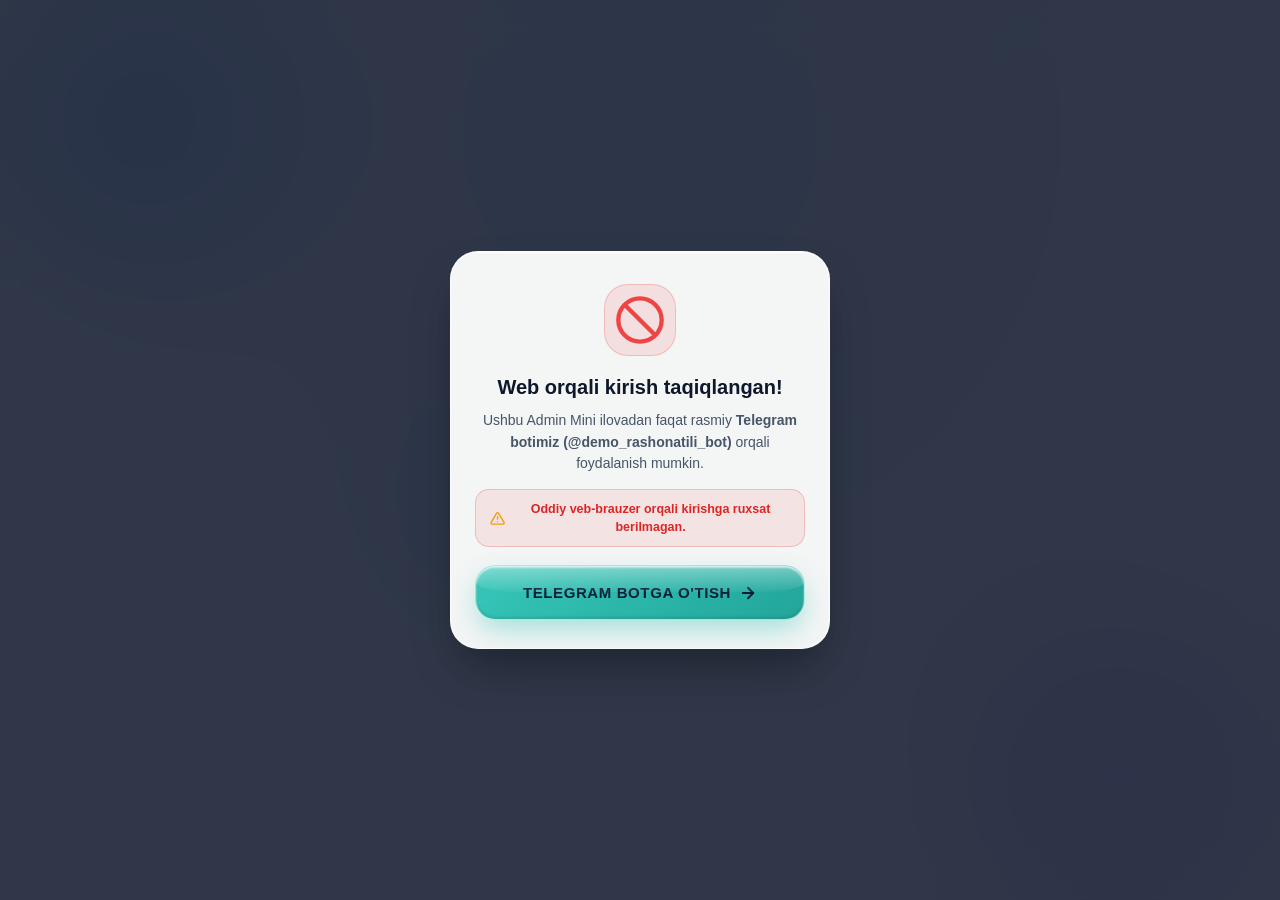
<file: admin.html>
<!DOCTYPE html>
<html lang="uz">
<head>
  <meta charset="UTF-8">
  <meta name="viewport" content="width=device-width, initial-scale=1.0, maximum-scale=1.0, user-scalable=no, viewport-fit=cover">
  <title>Admin — Ona tili Test Yaratish</title>
  <link rel="preload" href="/test_style.css?v=20261024_v15_glow" as="style">
  <link rel="stylesheet" href="/test_style.css?v=20261024_v15_glow">
  <!-- Telegram WebApp SDK -->
  <script src="https://telegram.org/js/telegram-web-app.js"></script>
  <!-- Non-blocking Google Fonts with Native System Font Fallback -->
  <link rel="preconnect" href="https://fonts.googleapis.com">
  <link rel="preconnect" href="https://fonts.gstatic.com" crossorigin>
  <link rel="stylesheet" href="https://fonts.googleapis.com/css2?family=Plus+Jakarta+Sans:wght@500;700;800&display=swap" media="print" onload="this.media='all'">
  <script>
    (function() {
      var saved = localStorage.getItem('app_theme') || 'light';
      if (saved === 'dark') {
        document.documentElement.classList.add('dark-mode');
        document.addEventListener('DOMContentLoaded', function() {
          document.body.classList.add('dark-mode');
        });
      }

      function syncTelegramLayout() {
        if (window.Telegram && window.Telegram.WebApp) {
          var tg = window.Telegram.WebApp;
          try {
            if (typeof tg.ready === 'function') tg.ready();
            if (typeof tg.expand === 'function') tg.expand();
            if (typeof tg.disableVerticalSwipes === 'function') tg.disableVerticalSwipes();
          } catch (e) {}

          var isFs = !!tg.isFullscreen;
          var topInset = 0;
          if (isFs) {
            var contentTop = (tg.contentSafeAreaInset && typeof tg.contentSafeAreaInset.top === 'number') ? tg.contentSafeAreaInset.top : 0;
            var safeTop = (tg.safeAreaInset && typeof tg.safeAreaInset.top === 'number') ? tg.safeAreaInset.top : 0;
            topInset = Math.max(contentTop, safeTop + 48, 96);
          } else {
            var contentTop = (tg.contentSafeAreaInset && typeof tg.contentSafeAreaInset.top === 'number') ? tg.contentSafeAreaInset.top : 0;
            topInset = contentTop;
          }

          var botContent = (tg.contentSafeAreaInset && typeof tg.contentSafeAreaInset.bottom === 'number') ? tg.contentSafeAreaInset.bottom : 0;
          var botSafe = (tg.safeAreaInset && typeof tg.safeAreaInset.bottom === 'number') ? tg.safeAreaInset.bottom : 0;
          var botInset = Math.max(botContent, botSafe, 0);

          document.documentElement.style.setProperty('--tg-content-safe-area-inset-top', topInset + 'px');
          document.documentElement.style.setProperty('--tg-safe-top', topInset + 'px');
          if (botInset > 0) {
            document.documentElement.style.setProperty('--tg-content-safe-area-inset-bottom', botInset + 'px');
            document.documentElement.style.setProperty('--tg-safe-bottom', botInset + 'px');
          }
        }
      }

      syncTelegramLayout();
      if (document.readyState === 'loading') {
        document.addEventListener('DOMContentLoaded', syncTelegramLayout);
      }
      window.addEventListener('resize', syncTelegramLayout);
      if (window.Telegram && window.Telegram.WebApp && typeof window.Telegram.WebApp.onEvent === 'function') {
        window.Telegram.WebApp.onEvent('contentSafeAreaChanged', syncTelegramLayout);
        window.Telegram.WebApp.onEvent('safeAreaChanged', syncTelegramLayout);
        window.Telegram.WebApp.onEvent('fullscreenChanged', syncTelegramLayout);
      }
    })();
  </script>
  <style>
    .admin-card {
      background: var(--bg-card);
      border-radius: var(--radius-lg);
      padding: 16px;
      border: 1px solid var(--border);
      margin-bottom: 16px;
    }
    /* Switch toggle styles */
    .switch-toggle {
      position: relative;
      display: inline-block;
      width: 44px;
      height: 24px;
    }
    .switch-toggle input {
      opacity: 0;
      width: 0;
      height: 0;
    }
    .switch-toggle .slider {
      position: absolute;
      cursor: pointer;
      top: 0; left: 0; right: 0; bottom: 0;
      background-color: #CBD5E1;
      transition: .3s;
      border-radius: 24px;
    }
    .switch-toggle .slider:before {
      position: absolute;
      content: "";
      height: 18px;
      width: 18px;
      left: 3px;
      bottom: 3px;
      background-color: white;
      transition: .3s;
      border-radius: 50%;
    }
    .switch-toggle input:checked + .slider {
      background-color: #2563EB;
    }
    .switch-toggle input:checked + .slider:before {
      transform: translateX(20px);
    }
    .form-group {
      margin-bottom: 12px;
    }
    .form-label {
      display: block;
      font-size: 12px;
      font-weight: 800;
      color: var(--text-main);
      margin-bottom: 4px;
    }
    .form-input {
      width: 100%;
      background: var(--bg-card-sub);
      border: 1.5px solid var(--border);
      border-radius: 10px;
      padding: 10px 12px;
      font-size: 14px;
      font-weight: 600;
      color: var(--text-main);
      outline: none;
    }
    .form-input:focus {
      border-color: var(--primary);
    }
    .q-admin-row {
      display: flex;
      align-items: center;
      justify-content: space-between;
      gap: 10px;
      background: var(--bg-card-sub);
      border: 1px solid var(--border);
      border-radius: var(--radius-md);
      padding: 8px 12px;
      margin-bottom: 8px;
    }
    .q-admin-num {
      font-size: 13px;
      font-weight: 800;
      min-width: 32px;
    }
    .score-input-wrap {
      display: flex;
      align-items: center;
      gap: 4px;
      background: var(--bg-card);
      border: 1px solid var(--border);
      border-radius: 8px;
      padding: 2px 6px;
    }
    .score-input {
      width: 44px;
      border: none;
      background: transparent;
      font-size: 13px;
      font-weight: 800;
      color: var(--primary);
      text-align: center;
      outline: none;
    }
    .score-unit {
      font-size: 11px;
      font-weight: 700;
      color: var(--text-muted);
    }
    .open-admin-box {
      background: var(--bg-card-sub);
      border: 1px solid var(--border);
      border-radius: var(--radius-md);
      padding: 10px 12px;
      margin-bottom: 8px;
    }
    .open-admin-sub-row {
      display: flex;
      align-items: center;
      justify-content: space-between;
      gap: 8px;
      margin-top: 6px;
    }
    .open-val-input {
      flex: 1;
      background: var(--bg-card);
      border: 1px solid var(--border);
      border-radius: 8px;
      padding: 6px 10px;
      font-size: 13px;
      font-weight: 700;
      color: var(--text-main);
      outline: none;
    }
    .floating-total-badge {
      background: linear-gradient(135deg, #1E293B, #0F172A);
      color: #FFFFFF;
      padding: 6px 14px;
      border-radius: var(--radius-full);
      font-size: 13px;
      font-weight: 800;
      display: inline-flex;
      align-items: center;
      gap: 4px;
    }
  </style>
</head>
<body>

  <!-- =========================================
       VEB BRAUZERDA KIRISHNI CHEKLASH EKRANI
       ========================================= -->
  <div id="web-block-screen" class="web-block-screen" style="display:none;">
    <div class="web-block-card">
      <div class="web-block-icon" style="color: #EF4444; display: flex; justify-content: center; align-items: center;">
        <svg width="52" height="52" viewBox="0 0 24 24" fill="none" stroke="currentColor" stroke-width="2" stroke-linecap="round" stroke-linejoin="round">
          <circle cx="12" cy="12" r="10"></circle>
          <line x1="4.93" y1="4.93" x2="19.07" y2="19.07"></line>
        </svg>
      </div>
      <h2 class="web-block-title">Web orqali kirish taqiqlangan!</h2>
      <p class="web-block-desc">
        Ushbu Admin Mini ilovadan faqat rasmiy <b>Telegram botimiz (@demo_rashonatili_bot)</b> orqali foydalanish mumkin.
      </p>
      <div class="web-block-warning" style="display: flex; align-items: center; justify-content: center; gap: 6px;">
        <svg width="17" height="17" viewBox="0 0 24 24" fill="none" stroke="#F59E0B" stroke-width="2.2" stroke-linecap="round" stroke-linejoin="round">
          <path d="M10.29 3.86L1.82 18a2 2 0 0 0 1.71 3h16.94a2 2 0 0 0 1.71-3L13.71 3.86a2 2 0 0 0-3.42 0z"></path>
          <line x1="12" y1="9" x2="12" y2="13"></line>
          <line x1="12" y1="17" x2="12.01" y2="17"></line>
        </svg>
        <span>Oddiy veb-brauzer orqali kirishga ruxsat berilmagan.</span>
      </div>
      <a href="https://t.me/demo_rashonatili_bot" class="btn-action-primary" style="margin-top: 18px; text-decoration: none; width:100%; justify-content:center; display:flex; align-items:center; gap:8px;">
        <span>Telegram Botga o'tish</span>
        <svg width="18" height="18" viewBox="0 0 24 24" fill="none" stroke="currentColor" stroke-width="2.5" stroke-linecap="round" stroke-linejoin="round">
          <line x1="5" y1="12" x2="19" y2="12"></line>
          <polyline points="12 5 19 12 12 19"></polyline>
        </svg>
      </a>
    </div>
  </div>

  <!-- KIRISH ANIMATSIYASI EKRANI (O'chirildi) -->
  <div class="splash-screen" id="admin-splash" style="display:none !important;">
    <canvas id="splash-canvas" style="position:absolute;inset:0;width:100%;height:100%;pointer-events:none;z-index:1;"></canvas>
    <!-- Markaziy nur/fon nurlanishi -->
    <div class="splash-glow"></div>
    <!-- 1. Markaziy Logo va Qalpoqcha -->
    <div class="splash-logo-container">
      <div class="splash-circle-badge">
        <img src="/img/bm_emblem_fill.png?v=20260927_fill" alt="Logo" class="splash-emblem-img">
      </div>
      <!-- Logoga kiyiladigan 3D akademik qalpoqcha -->
      <img src="/img/graduation_cap.svg" class="splash-grad-cap" alt="Cap">
    </div>
    <!-- 2. Sakrab chiquvchi Harflar -->
    <div class="splash-brand-text">
      <span class="bounce-char" style="--d: 0.95s">O</span>
      <span class="bounce-char" style="--d: 1.05s">N</span>
      <span class="bounce-char" style="--d: 1.15s">A</span>
      <span class="bounce-char space">&nbsp;</span>
      <span class="bounce-char teal" style="--d: 1.25s">T</span>
      <span class="bounce-char teal" style="--d: 1.35s">I</span>
      <span class="bounce-char teal" style="--d: 1.45s">L</span>
      <span class="bounce-char teal" style="--d: 1.55s">I</span>
    </div>
    <!-- 3. Ostki Tagline/Izoh -->
    <div class="splash-subtitle">MILLIY SERTIFIKAT VA RASCH TIZIMI</div>
    <!-- 4. O'tkazib yuborish (Skip) tugmasi -->
    <div class="splash-skip-hint" onclick="if(window.AdminApp && typeof AdminApp.finishSplashImmediately==='function'){AdminApp.finishSplashImmediately();}else if(window.finishAdminSplash){window.finishAdminSplash();}else{var s=document.getElementById('admin-splash')||document.getElementById('splashScreen');if(s)s.style.display='none';}" style="display: inline-flex; align-items: center; gap: 4px;">
      <span>Davom etish</span>
      <svg width="14" height="14" viewBox="0 0 24 24" fill="none" stroke="currentColor" stroke-width="2.5" stroke-linecap="round" stroke-linejoin="round"><line x1="5" y1="12" x2="19" y2="12"></line><polyline points="12 5 19 12 12 19"></polyline></svg>
    </div>
  </div>

  <!-- Dinamik harakatlanuvchi orqa fon (Oq va qora mavzularga mos) -->
  <div class="ambient-moving-mesh" aria-hidden="true">
    <div class="ambient-mesh-orb ambient-orb-1"></div>
    <div class="ambient-mesh-orb ambient-orb-2"></div>
    <div class="ambient-mesh-orb ambient-orb-3"></div>
  </div>

  <div class="test-container" style="padding-bottom: 110px;">
    
    <!-- YUQORI HEADER (ADMIN) -->
    <header class="test-header">
      <div class="header-top-row">
        <div class="header-brand-wrap">
          <img src="/img/bm_logo.png?v=20261020_v1" class="header-bm-logo" alt="Logo">
          <h1 class="header-test-title">Admin Panel</h1>
        </div>
        <div class="header-actions">
          <button type="button" class="theme-toggle-btn" onclick="AdminApp.toggleTheme()" title="Mavzu" aria-label="Mavzu" style="display: inline-flex; align-items: center; justify-content: center;">
            <svg width="18" height="18" viewBox="0 0 24 24" fill="none" stroke="currentColor" stroke-width="2" stroke-linecap="round" stroke-linejoin="round">
              <path d="M21 12.79A9 9 0 1 1 11.21 3 7 7 0 0 0 21 12.79z"></path>
            </svg>
          </button>
        </div>
      </div>
    </header>

    <main style="padding: 14px;">
      
      <!-- KALITLAR VARAQASI RASMINI YUKLASH (AI VISION OCR) -->
      <div class="admin-scan-card" style="background: linear-gradient(135deg, rgba(37, 99, 235, 0.08), rgba(124, 58, 237, 0.08)); border: 1.5px solid rgba(124, 58, 237, 0.35); border-radius: 14px; padding: 12px 14px; margin-bottom: 10px; display: flex; align-items: center; justify-content: space-between; gap: 10px; box-shadow: 0 2px 10px rgba(124, 58, 237, 0.06);">
        <div style="display: flex; align-items: center; gap: 10px;">
          <div style="width: 40px; height: 40px; border-radius: 10px; background: linear-gradient(135deg, #7C3AED, #2563EB); display: flex; align-items: center; justify-content: center; color: white; flex-shrink: 0; box-shadow: 0 2px 8px rgba(124, 58, 237, 0.3);">
            <svg width="20" height="20" viewBox="0 0 24 24" fill="none" stroke="currentColor" stroke-width="2" stroke-linecap="round" stroke-linejoin="round"><path d="M23 19a2 2 0 0 1-2 2H3a2 2 0 0 1-2-2V8a2 2 0 0 1 2-2h4l2-3h6l2 3h4a2 2 0 0 1 2 2z"/><circle cx="12" cy="13" r="4"/></svg>
          </div>
          <div>
            <div style="font-size: 13px; font-weight: 800; color: var(--text-main);">AI Kalitlar Skaneri</div>
            <div style="font-size: 11px; color: var(--text-muted);">Javoblar varaqasi rasmini yuklab, 49 ta kalitni avtomat to'ldiring</div>
            <div style="font-size: 10px; color: #7C3AED; cursor: pointer; text-decoration: underline; margin-top: 3px; font-weight: 600; display: inline-flex; align-items: center; gap: 3px;" onclick="AdminApp.configureGeminiKey()">
              <svg width="10" height="10" viewBox="0 0 24 24" fill="none" stroke="currentColor" stroke-width="2.5"><path d="M21 2l-2 2m-7.61 7.61a5.5 5.5 0 1 1-7.778 7.778 5.5 5.5 0 0 1 7.777-7.777zm0 0L15.5 7.5m0 0l3 3L22 7l-3-3m-3.5 3.5L19 4"/></svg>
              <span>API kalitni sozlash / yangilash</span>
            </div>
          </div>
        </div>
        <button type="button" class="btn-scan-keys" id="btn-scan-keys" onclick="AdminApp.triggerScanKeys()" style="background: linear-gradient(135deg, #7C3AED, #6366F1); color: white; border: none; border-radius: 10px; padding: 9px 14px; font-size: 12px; font-weight: 800; cursor: pointer; white-space: nowrap; display: flex; align-items: center; gap: 6px; box-shadow: 0 2px 8px rgba(124, 58, 237, 0.3); transition: transform 0.1s ease;">
          <span id="btn-scan-icon" style="display:inline-flex;align-items:center;">
            <svg width="14" height="14" viewBox="0 0 24 24" fill="none" stroke="currentColor" stroke-width="2.5" stroke-linecap="round" stroke-linejoin="round"><polyline points="16 16 12 12 8 16"/><line x1="12" y1="12" x2="12" y2="21"/><path d="M20.39 18.39A5 5 0 0 0 18 9h-1.26A8 8 0 1 0 3 16.3"/></svg>
          </span>
          <span id="btn-scan-text">Rasm yuklash</span>
        </button>
        <input type="file" id="adm-keys-photo-input" accept="image/*" style="display: none;" onchange="AdminApp.handleKeysPhotoSelected(this)">
      </div>

      <!-- 1. ASOSIY TEST MA'LUMOTLARI -->
      <div class="admin-card">
        <h3 style="font-size: 15px; font-weight: 800; margin-bottom: 10px; display: flex; align-items: center; gap: 8px;">
          <svg width="18" height="18" viewBox="0 0 24 24" fill="none" stroke="#2563EB" stroke-width="2.2" stroke-linecap="round" stroke-linejoin="round"><path d="M14 2H6a2 2 0 0 0-2 2v16a2 2 0 0 0 2 2h12a2 2 0 0 0 2-2V8z"/><polyline points="14 2 14 8 20 8"/><line x1="16" y1="13" x2="8" y2="13"/><line x1="16" y1="17" x2="8" y2="17"/><polyline points="10 9 9 9 8 9"/></svg>
          <span>Test tafsilotlari</span>
        </h3>
        
        <div class="form-group">
          <label class="form-label">Test nomi:</label>
          <input type="text" id="adm-test-title" class="form-input" placeholder="Masalan: Ona tili Blok Test #1">
        </div>

        <div class="form-group">
          <label class="form-label">Test kodi (Unikal):</label>
          <input type="text" id="adm-test-code" class="form-input" placeholder="Avtomat to'ldiriladi (masalan: 102)">
        </div>

        <!-- VAQT BELGILASH / BELGILAMASLIK TOGGLE -->
        <div style="background: var(--bg-hover, rgba(37, 99, 235, 0.04)); border: 1.5px solid var(--border-color, rgba(37, 99, 235, 0.2)); border-radius: 12px; padding: 12px; margin-bottom: 12px;">
          <div style="display: flex; align-items: center; justify-content: space-between; cursor: pointer;" onclick="AdminApp.toggleTimeLimit()">
            <div style="display: flex; align-items: center; gap: 8px;">
              <svg width="18" height="18" viewBox="0 0 24 24" fill="none" stroke="#2563EB" stroke-width="2.2" stroke-linecap="round" stroke-linejoin="round"><circle cx="12" cy="12" r="10"/><polyline points="12 6 12 12 16 14"/></svg>
              <div>
                <div style="font-size: 13px; font-weight: 800; color: var(--text-main);">Vaqt jadvalini belgilash</div>
                <div style="font-size: 11px; color: var(--text-muted);" id="time-limit-status-desc">O'chirilgan (Test vaqti cheklovsiz)</div>
              </div>
            </div>
            <label class="switch-toggle" style="margin: 0; pointer-events: none;">
              <input type="checkbox" id="adm-test-has-time" onchange="AdminApp.onTimeToggleChange(this.checked)">
              <span class="slider round"></span>
            </label>
          </div>

          <!-- AVTOMATIK VAQT JADVALI (Faqat toggle yoqilganda ko'rinadi) -->
          <div id="adm-schedule-box" style="display: none; margin-top: 12px; padding-top: 12px; border-top: 1px dashed rgba(37, 99, 235, 0.3);">
            <div class="form-group" style="margin-bottom: 8px;">
              <label class="form-label" style="font-size: 11px; display: flex; align-items: center; gap: 4px;">
                <svg width="12" height="12" viewBox="0 0 24 24" fill="none" stroke="currentColor" stroke-width="2"><rect x="3" y="4" width="18" height="18" rx="2" ry="2"/><line x1="16" y1="2" x2="16" y2="6"/><line x1="8" y1="2" x2="8" y2="6"/><line x1="3" y1="10" x2="21" y2="10"/></svg>
                <span>Test sanasi (kun):</span>
              </label>
              <input type="date" id="adm-test-sched-date" class="form-input" style="font-weight: 700;">
            </div>
            <div style="display: grid; grid-template-columns: 1fr 1fr; gap: 8px;">
              <div class="form-group" style="margin-bottom: 0;">
                <label class="form-label" style="font-size: 11px; display: flex; align-items: center; gap: 4px; color: #10B981;">
                  <svg width="10" height="10" viewBox="0 0 24 24" fill="#10B981"><circle cx="12" cy="12" r="10"/></svg>
                  <span>Boshlanish:</span>
                </label>
                <input type="time" id="adm-test-sched-start" class="form-input" value="19:30" style="font-weight: 700; text-align: center;">
              </div>
              <div class="form-group" style="margin-bottom: 0;">
                <label class="form-label" style="font-size: 11px; display: flex; align-items: center; gap: 4px; color: #EF4444;">
                  <svg width="10" height="10" viewBox="0 0 24 24" fill="#EF4444"><circle cx="12" cy="12" r="10"/></svg>
                  <span>Tugash:</span>
                </label>
                <input type="time" id="adm-test-sched-end" class="form-input" value="22:00" style="font-weight: 700; text-align: center;">
              </div>
            </div>
          </div>
        </div>
        
        <div class="form-group" style="margin-top: 10px;">
          <label class="form-label" style="display: flex; align-items: center; gap: 6px;">
            <svg width="14" height="14" viewBox="0 0 24 24" fill="none" stroke="#EF4444" stroke-width="2"><polygon points="23 7 16 12 23 17 23 7"/><rect x="1" y="5" width="15" height="14" rx="2" ry="2"/></svg>
            <span>YouTube Video Tahlil havolasi (ixtiyoriy):</span>
          </label>
          <input type="url" id="adm-test-youtube-url" class="form-input" placeholder="https://youtube.com/watch?v=... yoki https://youtu.be/...">
          <div style="font-size: 11px; color: var(--text-muted); margin-top: 4px;">Natijalar chiqqanida o'quvchilar ushbu havola orqali video tahlilni ko'rishlari mumkin.</div>
        </div>
        <input type="hidden" id="adm-test-subject" value="Ona tili">
      </div>

      <!-- JAVOBLAR HOLATI VA BELGILANMAGAN SAVOLLAR HISOBOBOTI -->
      <div class="admin-card" style="background: linear-gradient(135deg, rgba(245, 158, 11, 0.08), rgba(239, 68, 68, 0.08)); border: 1.5px solid #F59E0B; margin-bottom: 16px;">
        <div style="display: flex; justify-content: space-between; align-items: center; margin-bottom: 8px;">
          <span style="font-weight: 800; font-size: 14px; color: var(--text-main); display: flex; align-items: center; gap: 6px;">
            <span id="unfilled-status-icon" style="display:inline-flex;align-items:center;">
              <svg width="15" height="15" viewBox="0 0 24 24" fill="none" stroke="#F59E0B" stroke-width="2.5"><path d="M10.29 3.86L1.82 18a2 2 0 0 0 1.71 3h16.94a2 2 0 0 0 1.71-3L13.71 3.86a2 2 0 0 0-3.42 0z"/><line x1="12" y1="9" x2="12" y2="13"/><line x1="12" y1="17" x2="12.01" y2="17"/></svg>
            </span> 
            <span id="unfilled-status-title">Javoblar to'ldirilishi:</span>
          </span>
          <div style="display: flex; align-items: center; gap: 8px;">
            <button type="button" class="btn-clear-keys" onclick="AdminApp.confirmClearAll()" title="Barcha kalitlarni tozalash" style="display: inline-flex; align-items: center; gap: 4px; background: rgba(239, 68, 68, 0.1); border: 1px solid rgba(239, 68, 68, 0.35); color: #EF4444; font-size: 11.5px; font-weight: 800; padding: 4px 10px; border-radius: 8px; cursor: pointer; transition: all 0.2s ease;">
              <svg width="12" height="12" viewBox="0 0 24 24" fill="none" stroke="currentColor" stroke-width="2.2" stroke-linecap="round" stroke-linejoin="round"><polyline points="3 6 5 6 21 6"></polyline><path d="M19 6v14a2 2 0 0 1-2 2H7a2 2 0 0 1-2-2V6m3 0V4a2 2 0 0 1 2-2h4a2 2 0 0 1 2 2v2"></path></svg>
              <span>Hammasini o'chirish</span>
            </button>
            <span id="unfilled-total-badge" style="font-size: 13px; font-weight: 900; padding: 4px 10px; border-radius: 8px; background: #EF4444; color: white;">49 ta belgilanmagan</span>
          </div>
        </div>
        <div style="display: grid; grid-template-columns: 1fr 1fr; gap: 8px;">
          <div id="unfilled-closed-pill" style="padding: 8px 10px; border-radius: 8px; background: var(--bg-card); border: 1px solid var(--border); font-size: 12px; font-weight: 700;">
            <div style="display:flex;align-items:center;gap:5px;margin-bottom:2px;">
              <svg width="13" height="13" viewBox="0 0 24 24" fill="none" stroke="currentColor" stroke-width="2.5"><circle cx="12" cy="12" r="10"/></svg>
              <b>Yopiq (1-35):</b>
            </div>
            <span id="unfilled-closed-count" style="color: #EF4444; font-weight: 800;">35 ta belgilanmagan</span>
          </div>
          <div id="unfilled-open-pill" style="padding: 8px 10px; border-radius: 8px; background: var(--bg-card); border: 1px solid var(--border); font-size: 12px; font-weight: 700;">
            <div style="display:flex;align-items:center;gap:5px;margin-bottom:2px;">
              <svg width="13" height="13" viewBox="0 0 24 24" fill="none" stroke="currentColor" stroke-width="2.5"><path d="M12 20h9"/><path d="M16.5 3.5a2.121 2.121 0 0 1 3 3L7 19l-4 1 1-4L16.5 3.5z"/></svg>
              <b>Ochiq (36-44):</b>
            </div>
            <span id="unfilled-open-count" style="color: #EF4444; font-weight: 800;">14 ta kiritilmagan</span>
          </div>
        </div>
      </div>

      <!-- 2. SAVOLLAR KALITLARI VA BALLARI (1-35) -->
      <section class="section-group" style="margin-bottom: 14px;">
        <div class="section-group-header">
          <div class="section-badge">1-BO'LIM (1 — 35)</div>
          <h2 class="section-heading">Variantli savollar kalitlari (1 — 35)</h2>
          <span class="section-subtext" id="sec-subtext-1">To'g'ri javob variantini bosing — <b id="cnt-sec-1" style="color: #EF4444;">35 ta belgilanmagan</b></span>
        </div>
        <div id="admin-part-1">
          <!-- JS orqali to'ldiriladi -->
        </div>
        <div id="admin-part-2" style="display: none;"></div>
      </section>

      <!-- 3. 36-39 YOPIQ SAVOLLAR (1 ta variantli) -->
      <section class="section-group" style="margin-bottom: 14px;">
        <div class="section-group-header">
          <div class="section-badge math-badge">2-BO'LIM (36 — 39)</div>
          <h2 class="section-heading">1 ta variantli yopiq savollar kalitlari (36 — 39)</h2>
          <span class="section-subtext" id="sec-subtext-3">Har bir savol uchun 1 ta to'g'ri kalit — <b id="cnt-sec-3" style="color: #EF4444;">4 ta kiritilmagan</b></span>
        </div>
        <div id="admin-part-3">
          <!-- JS orqali to'ldiriladi -->
        </div>
      </section>

      <!-- 4. 40 dan boshlab YOPIQ SAVOLLAR (a va b bandli) -->
      <section class="section-group">
        <div class="section-group-header">
          <div class="section-badge special-badge">3-BO'LIM (40 — 44)</div>
          <h2 class="section-heading">2 qismli yopiq savollar kalitlari (40 — 44)</h2>
          <span class="section-subtext" id="sec-subtext-4">Har bir savolning a va b bandlari — <b id="cnt-sec-4" style="color: #EF4444;">10 ta kiritilmagan</b></span>
        </div>
        <div id="admin-part-4">
          <!-- JS orqali to'ldiriladi -->
        </div>
      </section>



    </main>

    <!-- PASTKI SAQLASH DOCKI (KOMPAKT) -->
    <footer class="bottom-submit-dock admin-compact-dock">
      <div class="submit-dock-inner admin-compact-inner">
        <div class="dock-summary" style="margin-bottom:0;">
          <div id="admin-dock-total" style="display:none;"></div>
          <div class="dock-status-sub" id="admin-dock-unfilled" style="color: #EF4444; font-weight: 800; font-size: 12.5px; line-height: 1.3;">Belgilanmagan</div>
        </div>
        <button class="btn-submit-test btn-submit-compact" style="display: flex; align-items: center; justify-content: center; gap: 6px; background: linear-gradient(135deg, #2563EB, #1D4ED8);" onclick="AdminApp.saveTest()">
          <svg width="16" height="16" viewBox="0 0 24 24" fill="none" stroke="currentColor" stroke-width="2.5" stroke-linecap="round" stroke-linejoin="round"><path d="M19 21H5a2 2 0 0 1-2-2V5a2 2 0 0 1 2-2h11l5 5v11a2 2 0 0 1-2 2z"/><polyline points="17 21 17 13 7 13 7 21"/><polyline points="7 3 7 8 15 8"/></svg>
          <span>Testni saqlash</span>
        </button>
      </div>
    </footer>

  </div> <!-- /.test-container -->

  <!-- GEMINI API KALITINI SOZLASH MODALI -->
  <div class="modal-overlay" id="gemini-key-modal" style="display: none; position: fixed; inset: 0; background: rgba(0,0,0,0.6); z-index: 9999; align-items: center; justify-content: center; padding: 16px;">
    <div style="background: var(--bg-card); border: 1px solid var(--border); border-radius: 16px; padding: 20px; max-width: 420px; width: 100%; box-shadow: 0 10px 30px rgba(0,0,0,0.25); box-sizing: border-box;">
      <div style="display: flex; align-items: center; justify-content: space-between; margin-bottom: 10px;">
        <h3 style="font-size: 16px; font-weight: 800; display: flex; align-items: center; gap: 8px; color: var(--text);">
          <svg width="20" height="20" viewBox="0 0 24 24" fill="none" stroke="#2563EB" stroke-width="2.2" stroke-linecap="round" stroke-linejoin="round"><path d="M21 2l-2 2m-7.61 7.61a5.5 5.5 0 1 1-7.778 7.778 5.5 5.5 0 0 1 7.777-7.777zm0 0L15.5 7.5m0 0l3 3L22 7l-3-3m-3.5 3.5L19 4"/></svg>
          <span>Gemini AI Kaliti</span>
        </h3>
        <button type="button" onclick="AdminApp.closeGeminiModal()" style="background: none; border: none; font-size: 22px; cursor: pointer; color: var(--text-muted); line-height: 1;">&times;</button>
      </div>
      <p style="font-size: 12.5px; color: var(--text-muted); margin-bottom: 14px; line-height: 1.45;">
        Kalitlar varaqasini rasmdan avtomatik o'qish uchun Google AI Studio (aistudio.google.com) bepul API kalitini kiriting:
      </p>
      <div class="form-group" style="margin-bottom: 14px;">
        <input type="text" id="adm-gemini-key-input" class="form-input" placeholder="AIzaSy..." style="font-family: monospace; font-size: 13px; width: 100%; box-sizing: border-box;">
        <div style="font-size: 11px; color: var(--text-muted); margin-top: 5px;">
          Kalitni bu yerdan olish mumkin: <a href="https://aistudio.google.com/app/apikey" target="_blank" style="color: #2563EB; font-weight: 700; text-decoration: none;">aistudio.google.com</a>
        </div>
      </div>
      <div style="display: flex; gap: 8px;">
        <button type="button" class="btn-cancel" onclick="AdminApp.closeGeminiModal()" style="flex: 1; padding: 11px; border-radius: 10px; border: 1px solid var(--border); background: var(--bg-hover, #F1F5F9); color: var(--text); font-weight: 700; font-size: 13px; cursor: pointer;">Bekor qilish</button>
        <button type="button" class="btn-primary" onclick="AdminApp.saveGeminiKeyFromModal()" style="flex: 1.5; padding: 11px; border-radius: 10px; border: none; background: #2563EB; color: white; font-weight: 800; font-size: 13px; cursor: pointer;">Saqlash</button>
      </div>
    </div>
  </div>

  <script src="/admin_app.js?v=20261024_v15_glow"></script>
  <script>
    (function() {
      window.finishAdminSplash = function() {
        if (window.AdminApp && typeof AdminApp.finishSplashImmediately === 'function') {
          AdminApp.finishSplashImmediately();
        } else {
          var s = document.getElementById('admin-splash') || document.getElementById('splashScreen');
          if (s) { s.classList.add('dismissed'); setTimeout(function() { s.style.display = 'none'; }, 600); }
        }
      };
      window.dismissSplash = window.finishAdminSplash;
    })();
  </script>
</body>
</html>
</file>
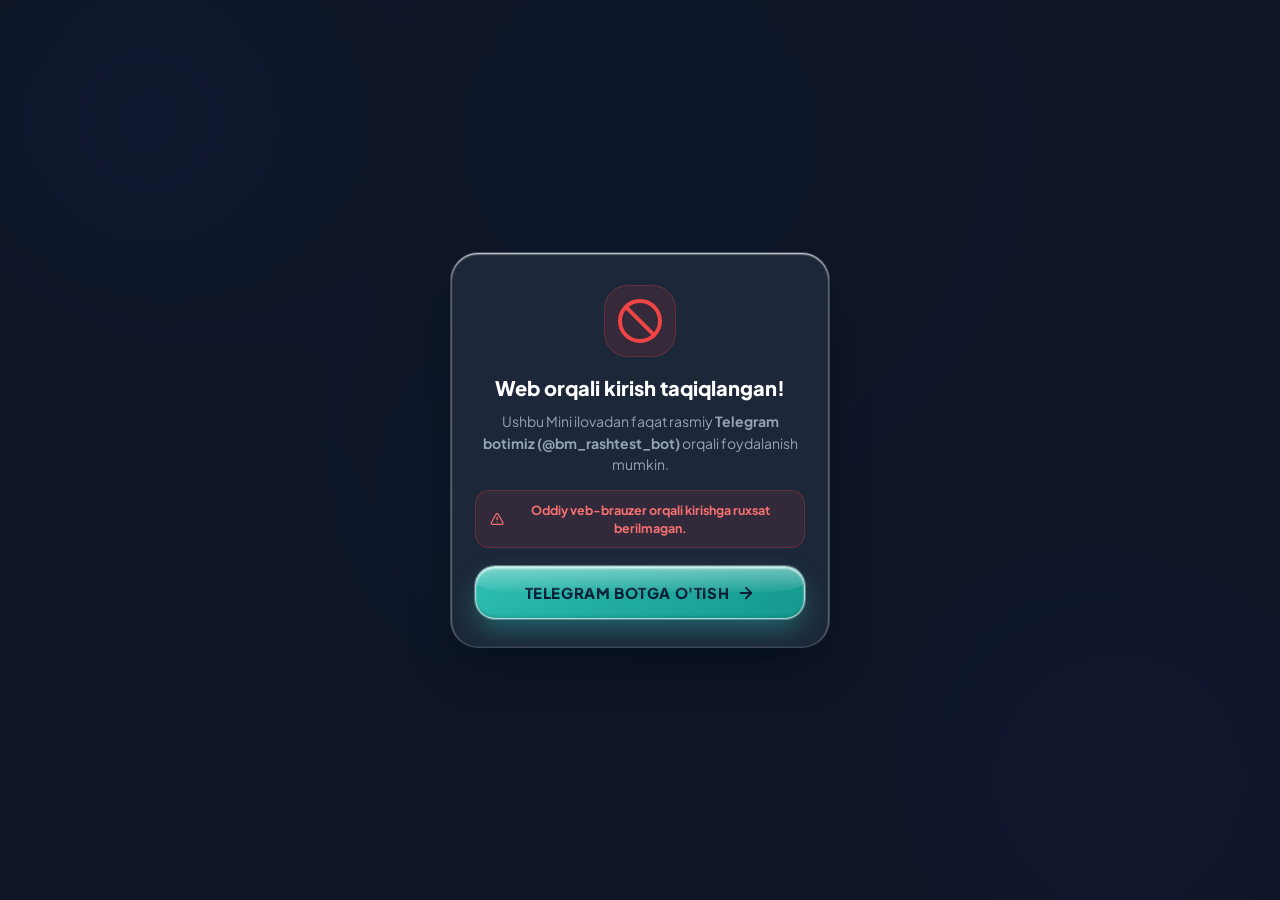
<file: app.html>
<!DOCTYPE html>
<html lang="uz" data-theme="light">

<head>
  <meta charset="UTF-8" />
  <meta name="viewport" content="width=device-width, initial-scale=1.0, maximum-scale=1.0, user-scalable=no, viewport-fit=cover" />
  <meta name="theme-color" content="#f8fafc" />
  <title>Ona tili — Test Markazi</title>
  <meta name="description" content="Ona tili — Shaxsiy test markazi va profil" />
  <!-- DIAGNOSTIKA: ilova ishga tushmasa xatoni ekranda ko'rsatadi va qotib qolishni oldini oladi -->
  <script>
    (function () {
      var errs = [];
      function rec(m) { try { errs.push(String(m).slice(0, 300)); } catch (e) {} }
      window.addEventListener('error', function (e) {
        if (e && e.target && e.target !== window) return; // resurs yuklanmagan holatlar
        rec((e.message || 'Error') + ' @ ' + String(e.filename || '').split('/').pop() + ':' + (e.lineno || '?'));
      });
      window.addEventListener('unhandledrejection', function (e) {
        rec('Promise: ' + (e.reason && (e.reason.message || e.reason) || 'unknown'));
      });
      function show(title) {
        if (document.getElementById('bm-diag')) return;
        var d = document.createElement('div');
        d.id = 'bm-diag';
        d.style.cssText = 'position:fixed;left:8px;right:8px;top:8px;z-index:2147483647;background:#7f1d1d;color:#fff;' +
          'padding:12px 14px;border-radius:12px;font:12px/1.4 monospace;box-shadow:0 8px 30px rgba(0,0,0,.5);max-height:60vh;overflow:auto';
        var u = (window.Telegram && window.Telegram.WebApp && window.Telegram.WebApp.initDataUnsafe && window.Telegram.WebApp.initDataUnsafe.user) ? 'tg:ok' : 'tg:yoq';
        d.innerHTML = '<b>' + title + '</b><br>' + u + ' | ' + location.pathname + '<br>' +
          (errs.length ? errs.map(function (x) { return '• ' + x.replace(/</g, '&lt;'); }).join('<br>') : '• JS xatosi qayd etilmadi (skript yuklanmagan bo\'lishi mumkin)') +
          '<br><button onclick="this.parentNode.remove()" style="margin-top:8px;padding:6px 12px;border:0;border-radius:8px">Yopish</button>';
        (document.body || document.documentElement).appendChild(d);
      }
      window.__bmDiagShow = show;
      // 8 soniyada ilova ham, bloklash ekrani ham chiqmagan bo'lsa -> ishga tushmagan
      setTimeout(function () {
        function vis(id) { var e = document.getElementById(id); return e && e.style.display !== 'none' && e.style.display !== ''; }
        var app = document.getElementById('app');
        var appUp = app && app.style.display && app.style.display !== 'none';
        if (!appUp && !vis('web-block-screen')) {
          var sp = document.getElementById('splashScreen'); if (sp) sp.style.display = 'none';
          show('Ilova ishga tushmadi');
        }
      }, 8000);
      if (/[?&]debug=1/.test(location.search)) setTimeout(function () { show('DEBUG'); }, 2500);
    })();
  </script>
  <script src="https://telegram.org/js/telegram-web-app.js"></script>
  <link rel="preconnect" href="https://fonts.googleapis.com" />
  <link rel="preconnect" href="https://fonts.gstatic.com" crossorigin />
  <link href="https://fonts.googleapis.com/css2?family=Plus+Jakarta+Sans:wght@400;500;600;700;800&display=swap"
    rel="stylesheet" />
  <link rel="stylesheet" href="/app_style.css?v=20261020_v3" />
  <script>
    (function () {
      var saved = localStorage.getItem('app_theme') || 'light';
      document.documentElement.setAttribute('data-theme', saved);
      var bg = saved === 'dark' ? '#0a0b14' : '#f0f4ff';
      var metaTheme = document.querySelector('meta[name="theme-color"]');
      if (metaTheme) metaTheme.setAttribute('content', bg);

      function syncTelegramLayout() {
        if (window.Telegram && window.Telegram.WebApp) {
          var tg = window.Telegram.WebApp;
          try {
            if (typeof tg.ready === 'function') tg.ready();
            if (typeof tg.expand === 'function') tg.expand();
            if (typeof tg.disableVerticalSwipes === 'function') tg.disableVerticalSwipes();
            if (tg.setHeaderColor) tg.setHeaderColor(bg);
            if (tg.setBackgroundColor) tg.setBackgroundColor(bg);
            if (tg.setBottomBarColor) tg.setBottomBarColor(bg);
          } catch (e) {}

          var isFs = !!tg.isFullscreen;
          var topInset = 0;
          if (isFs) {
            var contentTop = (tg.contentSafeAreaInset && typeof tg.contentSafeAreaInset.top === 'number') ? tg.contentSafeAreaInset.top : 0;
            var safeTop = (tg.safeAreaInset && typeof tg.safeAreaInset.top === 'number') ? tg.safeAreaInset.top : 0;
            topInset = Math.max(contentTop, safeTop + 48, 96);
          } else {
            var contentTop = (tg.contentSafeAreaInset && typeof tg.contentSafeAreaInset.top === 'number') ? tg.contentSafeAreaInset.top : 0;
            topInset = contentTop;
          }

          var botContent = (tg.contentSafeAreaInset && typeof tg.contentSafeAreaInset.bottom === 'number') ? tg.contentSafeAreaInset.bottom : 0;
          var botSafe = (tg.safeAreaInset && typeof tg.safeAreaInset.bottom === 'number') ? tg.safeAreaInset.bottom : 0;
          var botInset = Math.max(botContent, botSafe, 0);

          document.documentElement.style.setProperty('--tg-content-safe-area-inset-top', topInset + 'px');
          document.documentElement.style.setProperty('--tg-safe-top', topInset + 'px');
          if (botInset > 0) {
            document.documentElement.style.setProperty('--tg-content-safe-area-inset-bottom', botInset + 'px');
            document.documentElement.style.setProperty('--tg-safe-bottom', botInset + 'px');
          }
        }
      }

      syncTelegramLayout();
      if (document.readyState === 'loading') {
        document.addEventListener('DOMContentLoaded', syncTelegramLayout);
      }
      window.addEventListener('resize', syncTelegramLayout);
      if (window.Telegram && window.Telegram.WebApp && typeof window.Telegram.WebApp.onEvent === 'function') {
        window.Telegram.WebApp.onEvent('contentSafeAreaChanged', syncTelegramLayout);
        window.Telegram.WebApp.onEvent('safeAreaChanged', syncTelegramLayout);
        window.Telegram.WebApp.onEvent('fullscreenChanged', syncTelegramLayout);
      }
    })();
  </script>
</head>

<body>

  <!-- =========================================
       VEB BRAUZERDA KIRISHNI CHEKLASH EKRANI
       ========================================= -->
  <div id="web-block-screen" class="web-block-screen" style="display:none;">
    <div class="web-block-card">
      <div class="web-block-icon" style="display:flex;align-items:center;justify-content:center;color:#EF4444;">
        <svg width="48" height="48" viewBox="0 0 24 24" fill="none" stroke="currentColor" stroke-width="2" stroke-linecap="round" stroke-linejoin="round">
          <circle cx="12" cy="12" r="10"></circle>
          <line x1="4.93" y1="4.93" x2="19.07" y2="19.07"></line>
        </svg>
      </div>
      <h2 class="web-block-title">Web orqali kirish taqiqlangan!</h2>
      <p class="web-block-desc">
        Ushbu Mini ilovadan faqat rasmiy <b>Telegram botimiz (@bm_rashtest_bot)</b> orqali foydalanish mumkin.
      </p>
      <div class="web-block-warning" style="display:flex;align-items:center;justify-content:center;gap:6px;">
        <svg width="16" height="16" viewBox="0 0 24 24" fill="none" stroke="currentColor" stroke-width="2" stroke-linecap="round" stroke-linejoin="round"><path d="m21.73 18-8-14a2 2 0 0 0-3.48 0l-8 14A2 2 0 0 0 4 21h16a2 2 0 0 0 1.73-3Z"/><line x1="12" y1="9" x2="12" y2="13"/><line x1="12" y1="17" x2="12.01" y2="17"/></svg>
        <span>Oddiy veb-brauzer orqali kirishga ruxsat berilmagan.</span>
      </div>
      <a href="https://t.me/bm_rashtest_bot" class="btn-action-primary" style="margin-top: 18px; text-decoration: none; width:100%; justify-content:center; display:flex; align-items:center; gap:8px;">
        <span>Telegram Botga o'tish</span>
        <svg width="18" height="18" viewBox="0 0 24 24" fill="none" stroke="currentColor" stroke-width="2.5" stroke-linecap="round" stroke-linejoin="round">
          <line x1="5" y1="12" x2="19" y2="12"></line>
          <polyline points="12 5 19 12 12 19"></polyline>
        </svg>
      </a>
    </div>
  </div>

  <!-- KIRISH ANIMATSIYASI EKRANI (O'chirildi) -->
  <div class="splash-screen" id="splashScreen" style="display:none !important;">
    <canvas id="splash-canvas" style="position:absolute;inset:0;width:100%;height:100%;pointer-events:none;z-index:1;"></canvas>
    <!-- Markaziy nur/fon nurlanishi -->
    <div class="splash-glow"></div>
    <!-- 1. Markaziy Logo va Qalpoqcha -->
    <div class="splash-logo-container">
      <div class="splash-circle-badge">
        <img src="/img/bm_emblem_fill.png?v=20260927_fill" alt="Logo" class="splash-emblem-img">
      </div>
      <!-- Logoga kiyiladigan 3D akademik qalpoqcha -->
      <img src="/img/graduation_cap.svg" class="splash-grad-cap" alt="Cap">
    </div>
    <!-- 2. Sakrab chiquvchi Harflar -->
    <div class="splash-brand-text">
      <span class="bounce-char" style="--d: 0.95s">S</span>
      <span class="bounce-char" style="--d: 1.02s">H</span>
      <span class="bounce-char" style="--d: 1.09s">O</span>
      <span class="bounce-char" style="--d: 1.16s">H</span>
      <span class="bounce-char" style="--d: 1.23s">R</span>
      <span class="bounce-char" style="--d: 1.30s">U</span>
      <span class="bounce-char" style="--d: 1.37s">H</span>
      <span class="bounce-char space">&nbsp;</span>
      <span class="bounce-char teal" style="--d: 1.48s">M</span>
      <span class="bounce-char teal" style="--d: 1.55s">A</span>
      <span class="bounce-char teal" style="--d: 1.62s">T</span>
      <span class="bounce-char teal" style="--d: 1.69s">E</span>
      <span class="bounce-char teal" style="--d: 1.76s">M</span>
      <span class="bounce-char teal" style="--d: 1.83s">A</span>
      <span class="bounce-char teal" style="--d: 1.90s">T</span>
      <span class="bounce-char teal" style="--d: 1.97s">I</span>
      <span class="bounce-char teal" style="--d: 2.04s">K</span>
      <span class="bounce-char teal" style="--d: 2.11s">A</span>
    </div>
    <!-- 3. Ostki Tagline/Izoh -->
    <div class="splash-subtitle">MILLIY SERTIFIKAT VA RASCH TIZIMI</div>
    <!-- 4. O'tkazib yuborish (Skip) tugmasi -->
    <div class="splash-skip-hint" onclick="if(window.dismissSplash){window.dismissSplash();}else{var s=document.getElementById('splashScreen');if(s)s.style.display='none';var a=document.getElementById('app');if(a){a.style.display='flex';a.style.flexDirection='column';}}">
      <span style="display:inline-flex;align-items:center;gap:4px;">Davom etish <svg width="14" height="14" viewBox="0 0 24 24" fill="none" stroke="currentColor" stroke-width="2.5" stroke-linecap="round" stroke-linejoin="round"><line x1="5" y1="12" x2="19" y2="12"></line><polyline points="12 5 19 12 12 19"></polyline></svg></span>
    </div>
  </div>

  <!-- DYNAMIC MOVING AMBIENT BACKGROUND (Harakatlanuvchi Fon) -->
  <div class="ambient-moving-mesh" aria-hidden="true">
    <div class="ambient-mesh-orb ambient-orb-1"></div>
    <div class="ambient-mesh-orb ambient-orb-2"></div>
    <div class="ambient-mesh-orb ambient-orb-3"></div>
  </div>

  <!-- MAIN APP -->
  <div id="app" style="display:flex; flex-direction:column;">

    <!-- HEADER -->
    <header class="app-header">
      <div class="header-logo">
        <img src="/img/bm_logo.png?v=20260929_fix1" alt="Ona tili" class="header-logo-img" width="38" height="38" style="width: 38px; height: 38px; object-fit: cover; border-radius: 10px; flex-shrink: 0;" />
        <div class="header-logo-text">Ona tili</div>
      </div>
      <div class="header-right">
        <!-- Live Server / Bot Status -->
        <div class="server-status-pill online" id="bot-status-pill" title="Server va Bot holati">
          <span class="status-dot"></span>
          <span class="status-text" id="bot-status-text" data-i18n="status_active">Faol</span>
        </div>
        <!-- Language switcher -->
        <button class="header-btn" id="lang-btn" onclick="cycleLang()" title="Til">
          <span id="lang-label">UZ</span>
        </button>
        <!-- Theme toggle -->
        <button class="header-btn" id="theme-btn" onclick="toggleTheme(event)" title="Tema">
          <span id="theme-icon">&#9790;</span>
        </button>
        <div class="header-user-avatar" id="header-avatar">?</div>
      </div>
    </header>

    <!-- TAB CONTENTS -->
    <div class="tab-content-wrapper">

      <div class="tab-content active" id="tab-home">
        <div class="skeleton skeleton-card"></div>
        <div class="skeleton skeleton-card"></div>
        <div class="skeleton skeleton-card"></div>
      </div>

      <div class="tab-content" id="tab-tests">
        <div class="skeleton skeleton-card"></div>
        <div class="skeleton skeleton-card"></div>
      </div>

      <div class="tab-content" id="tab-profile">
        <div class="skeleton skeleton-card" style="height:200px"></div>
      </div>

    </div>

    <!-- BOTTOM FLOATING DOCK (AYNAN 4-RASMDAGIDEK: CHAPDA KAPSULA TABLAR, O'NGDA ALOHIDA SUZUVCHI LUPA DOIRASI) -->
    <div class="bottom-dock-wrapper" id="bottom-dock-wrapper">
      <nav class="bottom-nav-pill" id="bottom-nav-pill">
        <button class="nav-item active" data-tab="home" id="nav-home" onclick="switchTab('home')">
          <div class="nav-icon-wrap">
            <svg width="22" height="22" viewBox="0 0 24 24" fill="none" stroke="currentColor" stroke-width="2.2"
              stroke-linecap="round" stroke-linejoin="round">
              <path d="M3 9.5L12 3l9 6.5V20a1 1 0 01-1 1H4a1 1 0 01-1-1V9.5z" />
              <path d="M9 21V12h6v9" />
            </svg>
          </div>
          <span class="nav-label" data-i18n="tab_home">Asosiy</span>
        </button>
        <button class="nav-item" data-tab="tests" id="nav-tests" onclick="switchTab('tests')">
          <div class="nav-icon-wrap">
            <svg width="22" height="22" viewBox="0 0 24 24" fill="none" stroke="currentColor" stroke-width="2.2"
              stroke-linecap="round" stroke-linejoin="round">
              <rect x="5" y="2" width="14" height="20" rx="2" />
              <line x1="9" y1="7" x2="15" y2="7" />
              <line x1="9" y1="11" x2="15" y2="11" />
              <line x1="9" y1="15" x2="12" y2="15" />
            </svg>
          </div>
          <span class="nav-label" data-i18n="tab_tests">Testlar</span>
        </button>
        <button class="nav-item" data-tab="profile" id="nav-profile" onclick="switchTab('profile')">
          <div class="nav-icon-wrap">
            <svg width="22" height="22" viewBox="0 0 24 24" fill="none" stroke="currentColor" stroke-width="2.2"
              stroke-linecap="round" stroke-linejoin="round">
              <circle cx="12" cy="8" r="4" />
              <path d="M4 20c0-4 3.6-7 8-7s8 3 8 7" />
            </svg>
          </div>
          <span class="nav-label" data-i18n="tab_profile">Profil</span>
        </button>
      </nav>

      <!-- O'NG TOMONDA ALOHIDA AJRALGAN MUSTAQIL DOIRAVIY LUPA TUGMASI (AYNAN 4-RASMDAGIDEK!) -->
      <button class="nav-search-floating-circle" id="nav-search" onclick="openGlobalSearch()" title="Qidiruv" aria-label="Qidirish">
        <svg width="23" height="23" viewBox="0 0 24 24" fill="none" stroke="currentColor" stroke-width="2.3"
          stroke-linecap="round" stroke-linejoin="round">
          <circle cx="11" cy="11" r="7" />
          <line x1="16.2" y1="16.2" x2="21.5" y2="21.5" />
        </svg>
      </button>
    </div>
  </div>

  <!-- RESULT MODAL -->
  <div id="result-modal" class="modal-overlay" style="display:none;z-index:100000;" onclick="closeResultModal(event)">
    <div class="modal-box" id="result-modal-box">
      <div class="modal-header">
        <div class="modal-title" id="result-modal-title" data-i18n="result_title">Natija</div>
        <button class="modal-close" onclick="closeResultModal()">&#10005;</button>
      </div>
      <div class="modal-body" id="result-modal-body"></div>
    </div>
  </div>

  <!-- PAST / ENDED TEST INFO MODAL -->
  <div id="past-test-modal" class="modal-overlay" style="display:none;z-index:99999;" onclick="closePastTestModal(event)">
    <div class="modal-box past-test-modal-box" id="past-test-modal-box">
      <div class="modal-header">
        <div class="modal-title" id="past-test-modal-title" data-i18n="test_ended_modal_title">Test muddati yakunlangan</div>
        <button class="modal-close" onclick="closePastTestModal()">&#10005;</button>
      </div>
      <div class="modal-body" id="past-test-modal-body"></div>
    </div>
  </div>

  <!-- UNREGISTERED MODAL (RO'YXATDAN O'TISH QAT'IY CHEKLOVI) -->
  <div id="unregistered-modal" class="modal-overlay" style="display:none;z-index:999999;">
    <div class="modal-box" style="text-align:center;padding:32px 24px 26px;border-radius:26px;max-width:380px;width:92%;background:var(--bg-card);border:1px solid var(--border);box-shadow:0 24px 60px rgba(0,0,0,0.45);backdrop-filter:blur(20px);-webkit-backdrop-filter:blur(20px);">
      <div style="width:76px;height:76px;border-radius:24px;background:rgba(239,68,68,0.12);color:#EF4444;display:flex;align-items:center;justify-content:center;margin:0 auto 16px;box-shadow:0 8px 24px rgba(239,68,68,0.2);">
        <svg width="36" height="36" viewBox="0 0 24 24" fill="none" stroke="currentColor" stroke-width="2.2" stroke-linecap="round" stroke-linejoin="round"><path d="m21.73 18-8-14a2 2 0 0 0-3.48 0l-8 14A2 2 0 0 0 4 21h16a2 2 0 0 0 1.73-3Z"/><line x1="12" y1="9" x2="12" y2="13"/><line x1="12" y1="17" x2="12.01" y2="17"/></svg>
      </div>
      <h3 style="font-size:20px;font-weight:900;color:var(--text);margin-bottom:8px;" data-i18n="unreg_title">
        Iltimos, roʻyxatdan oʻting!
      </h3>
      <p style="font-size:13.5px;color:var(--text-muted);line-height:1.55;margin:0 auto 22px;max-width:300px;" data-i18n="unreg_desc">
        Tizimdan toʻliq foydalanish, testlarni yechish va natijalarni saqlash uchun avval botda roʻyxatdan oʻting.
      </p>
      <button onclick="goToBotRegister()" style="width:100%;padding:14px;border-radius:14px;background:linear-gradient(135deg, #3B82F6, #6366F1);color:white;border:none;font-weight:800;font-size:15px;cursor:pointer;box-shadow:0 4px 18px rgba(59,130,246,0.4);display:flex;align-items:center;justify-content:center;gap:8px;">
        <span data-i18n="unreg_btn">Roʻyxatdan oʻtish</span>
        <svg width="16" height="16" viewBox="0 0 24 24" fill="none" stroke="currentColor" stroke-width="2.5" stroke-linecap="round" stroke-linejoin="round"><line x1="5" y1="12" x2="19" y2="12"></line><polyline points="12 5 19 12 12 19"></polyline></svg>
      </button>
    </div>
  </div>

  <!-- ONBOARDING / BOTTOM NAV & THEME GUIDE MODAL -->
  <div id="onboarding-modal" class="modal-overlay" style="display:none;z-index:99999;">
    <div class="modal-box onboarding-box"
      style="max-width:390px;width:92%;text-align:center;padding:26px 20px 22px;border-radius:24px;background:var(--bg-card);box-shadow:0 24px 60px rgba(0,0,0,0.35);border:1px solid var(--border);">

      <div id="onboarding-slides-container">
        <!-- Slide 0: Asosiy (Home) -->
        <div class="onboarding-slide" id="onboarding-slide-0">
          <div
            style="width:72px;height:72px;border-radius:24px;background:rgba(59,130,246,0.12);color:#3B82F6;display:flex;align-items:center;justify-content:center;margin:0 auto 12px;box-shadow:0 8px 22px rgba(59,130,246,0.2);">
            <svg width="34" height="34" viewBox="0 0 24 24" fill="none" stroke="currentColor" stroke-width="2.2" stroke-linecap="round" stroke-linejoin="round">
              <path d="m3 9 9-7 9 7v11a2 2 0 0 1-2 2H5a2 2 0 0 1-2-2z"/>
              <polyline points="9 22 9 12 15 12 15 22"/>
            </svg>
          </div>
          <div
            style="display:inline-block;padding:3px 12px;border-radius:20px;background:rgba(59,130,246,0.12);color:#3B82F6;font-size:11.5px;font-weight:800;letter-spacing:0.5px;margin-bottom:8px;">
            1-TUGMA: ASOSIY</div>
          <h3 style="font-size:19px;font-weight:900;color:var(--text);margin-bottom:8px;">«Asosiy» bo‘limi</h3>
          <p style="font-size:13.5px;color:var(--text-muted);line-height:1.55;margin:0 auto 12px;max-width:310px;">
            Pastki menyudagi birinchi <b>«Asosiy»</b> tugmasi orqali faol testlar ro‘yxatini ko‘rishingiz, test kodini
            kiritib sinovni boshlashingiz mumkin.
          </p>
          <div
            style="background:var(--bg-body);border:1px solid var(--border);border-radius:14px;padding:10px 14px;display:flex;align-items:center;justify-content:center;gap:10px;font-size:12.5px;color:var(--text);font-weight:600;">
            <svg width="15" height="15" viewBox="0 0 24 24" fill="none" stroke="#3B82F6" stroke-width="2.2" stroke-linecap="round" stroke-linejoin="round"><polygon points="13 2 3 14 12 14 11 22 21 10 12 10 13 2"/></svg>
            <span>Tezkor kirish, test kodlari va e’lonlar</span>
          </div>
        </div>

        <!-- Slide 1: Testlar (Tests) -->
        <div class="onboarding-slide" id="onboarding-slide-1" style="display:none;">
          <div
            style="width:72px;height:72px;border-radius:24px;background:rgba(16,185,129,0.12);color:#10B981;display:flex;align-items:center;justify-content:center;margin:0 auto 12px;box-shadow:0 8px 22px rgba(16,185,129,0.2);">
            <svg width="34" height="34" viewBox="0 0 24 24" fill="none" stroke="currentColor" stroke-width="2.2" stroke-linecap="round" stroke-linejoin="round">
              <path d="M14 2H6a2 2 0 0 0-2 2v16a2 2 0 0 0 2 2h12a2 2 0 0 0 2-2V8z"/>
              <polyline points="14 2 14 8 20 8"/>
              <line x1="16" y1="13" x2="8" y2="13"/>
              <line x1="16" y1="17" x2="8" y2="17"/>
              <polyline points="10 9 9 9 8 9"/>
            </svg>
          </div>
          <div
            style="display:inline-block;padding:3px 12px;border-radius:20px;background:rgba(16,185,129,0.12);color:#10B981;font-size:11.5px;font-weight:800;letter-spacing:0.5px;margin-bottom:8px;">
            2-TUGMA: TESTLAR</div>
          <h3 style="font-size:19px;font-weight:900;color:var(--text);margin-bottom:8px;">«Testlar» tarixi & Kalitlar
          </h3>
          <p style="font-size:13.5px;color:var(--text-muted);line-height:1.55;margin:0 auto 12px;max-width:310px;">
            Pastdagi <b>«Testlar»</b> tugmasida siz topshirgan barcha testlaringiz ro‘yxati, to‘liq javoblar tahlili va
            to‘g‘ri kalitlar saqlanadi.
          </p>
          <div
            style="background:var(--bg-body);border:1px solid var(--border);border-radius:14px;padding:10px 14px;display:flex;align-items:center;justify-content:center;gap:10px;font-size:12.5px;color:var(--text);font-weight:600;">
            <svg width="15" height="15" viewBox="0 0 24 24" fill="none" stroke="#10B981" stroke-width="2.2" stroke-linecap="round" stroke-linejoin="round"><circle cx="11" cy="11" r="8"/><line x1="21" y1="21" x2="16.65" y2="16.65"/></svg>
            <span>Har bir savolning to‘g‘ri/noto‘g‘ri tahlili</span>
          </div>
        </div>

        <!-- Slide 2: Profil (Profile) -->
        <div class="onboarding-slide" id="onboarding-slide-2" style="display:none;">
          <div
            style="width:72px;height:72px;border-radius:24px;background:rgba(245,158,11,0.12);color:#F59E0B;display:flex;align-items:center;justify-content:center;margin:0 auto 12px;box-shadow:0 8px 22px rgba(245,158,11,0.2);">
            <svg width="34" height="34" viewBox="0 0 24 24" fill="none" stroke="currentColor" stroke-width="2.2" stroke-linecap="round" stroke-linejoin="round">
              <path d="m8 21 8 0"/>
              <path d="M12 17v4"/>
              <path d="M7 4h10"/>
              <path d="M17 4v8a5 5 0 0 1-10 0V4"/>
              <path d="M3 9a4 4 0 0 0 4 4"/>
              <path d="M21 9a4 4 0 0 1-4 4"/>
            </svg>
          </div>
          <div
            style="display:inline-block;padding:3px 12px;border-radius:20px;background:rgba(245,158,11,0.12);color:#F59E0B;font-size:11.5px;font-weight:800;letter-spacing:0.5px;margin-bottom:8px;">
            3-TUGMA: PROFIL</div>
          <h3 style="font-size:19px;font-weight:900;color:var(--text);margin-bottom:8px;">«Profil» & Sertifikat darajasi
          </h3>
          <p style="font-size:13.5px;color:var(--text-muted);line-height:1.55;margin:0 auto 12px;max-width:310px;">
            Pastdagi <b>«Profil»</b> tugmasi orqali Rasch modeli bo‘yicha to‘plagan ballaringiz, Milliy sertifikat
            darajalaringiz (<b>A+, A, B+, B, C</b>) va shaxsiy sozlamalarni ko‘rasiz.
          </p>
          <div
            style="background:var(--bg-body);border:1px solid var(--border);border-radius:14px;padding:10px 14px;display:flex;align-items:center;justify-content:center;gap:10px;font-size:12.5px;color:var(--text);font-weight:600;">
            <svg width="15" height="15" viewBox="0 0 24 24" fill="none" stroke="#F59E0B" stroke-width="2.2" stroke-linecap="round" stroke-linejoin="round"><path d="m8 21 8 0"/><path d="M12 17v4"/><path d="M7 4h10"/><path d="M17 4v8a5 5 0 0 1-10 0V4"/></svg>
            <span>Shaxsiy ballar va reyting</span>
          </div>
        </div>

        <!-- Slide 3: Oq va Qorong'u rejim (Theme) -->
        <div class="onboarding-slide" id="onboarding-slide-3" style="display:none;">
          <div
            style="width:72px;height:72px;border-radius:24px;background:rgba(139,92,246,0.12);color:#8B5CF6;display:flex;align-items:center;justify-content:center;margin:0 auto 12px;box-shadow:0 8px 22px rgba(139,92,246,0.2);gap:6px;">
            <svg width="24" height="24" viewBox="0 0 24 24" fill="none" stroke="currentColor" stroke-width="2" stroke-linecap="round" stroke-linejoin="round"><circle cx="12" cy="12" r="5"></circle><line x1="12" y1="1" x2="12" y2="3"></line><line x1="12" y1="21" x2="12" y2="23"></line><line x1="4.22" y1="4.22" x2="5.64" y2="5.64"></line><line x1="18.36" y1="18.36" x2="19.78" y2="19.78"></line><line x1="1" y1="12" x2="3" y2="12"></line><line x1="21" y1="12" x2="23" y2="12"></line><line x1="4.22" y1="19.78" x2="5.64" y2="18.36"></line><line x1="18.36" y1="5.64" x2="19.78" y2="4.22"></line></svg>
            <svg width="22" height="22" viewBox="0 0 24 24" fill="none" stroke="currentColor" stroke-width="2" stroke-linecap="round" stroke-linejoin="round"><path d="M21 12.79A9 9 0 1 1 11.21 3 7 7 0 0 0 21 12.79z"></path></svg>
          </div>
          <div
            style="display:inline-block;padding:3px 12px;border-radius:20px;background:rgba(139,92,246,0.12);color:#8B5CF6;font-size:11.5px;font-weight:800;letter-spacing:0.5px;margin-bottom:8px;">
            QULAY DIZAYN</div>
          <h3 style="font-size:19px;font-weight:900;color:var(--text);margin-bottom:8px;">Oq va Qorong‘u rejim</h3>
          <p style="font-size:13.5px;color:var(--text-muted);line-height:1.55;margin:0 auto 12px;max-width:310px;">
            Ilova kirishda har doim qulay <b>Oq (kunduzgi)</b> rejimda ochiladi. Tepadagi rejim tugmasi orqali
            ilovani xohlagan vaqtingizda <b>Qorong‘u (tungi)</b> yoki <b>Oq</b> rejimga o‘tkaza olasiz!
          </p>
          <div
            style="background:var(--bg-body);border:1px solid var(--border);border-radius:14px;padding:10px 14px;display:flex;align-items:center;justify-content:center;gap:12px;font-size:12.5px;color:var(--text);font-weight:700;">
            <span>Kunduzgi (Oq)</span> <span style="color:var(--text-muted);">⇄</span> <span>Tungi (Qorong‘u)</span>
          </div>
        </div>
      </div>

      <!-- Onboarding Dots -->
      <div style="display:flex;justify-content:center;align-items:center;gap:8px;margin:20px 0 16px;">
        <span class="onboarding-dot active" id="ob-dot-0" onclick="goOnboardingSlide(0)"
          style="width:24px;height:8px;border-radius:4px;background:var(--primary);cursor:pointer;transition:all 0.3s ease;"></span>
        <span class="onboarding-dot" id="ob-dot-1" onclick="goOnboardingSlide(1)"
          style="width:8px;height:8px;border-radius:4px;background:var(--border);cursor:pointer;transition:all 0.3s ease;"></span>
        <span class="onboarding-dot" id="ob-dot-2" onclick="goOnboardingSlide(2)"
          style="width:8px;height:8px;border-radius:4px;background:var(--border);cursor:pointer;transition:all 0.3s ease;"></span>
        <span class="onboarding-dot" id="ob-dot-3" onclick="goOnboardingSlide(3)"
          style="width:8px;height:8px;border-radius:4px;background:var(--border);cursor:pointer;transition:all 0.3s ease;"></span>
      </div>

      <!-- Actions -->
      <div style="display:flex;gap:10px;justify-content:center;">
        <button onclick="finishOnboarding()" data-i18n="btn_skip"
          style="flex:1;padding:12px;border-radius:12px;background:var(--bg-body);color:var(--text-muted);border:1px solid var(--border);font-weight:700;font-size:14px;cursor:pointer;">Oʻtkazish</button>
        <button id="btn-onboarding-next" onclick="nextOnboardingSlide()"
          style="flex:1.4;padding:12px;border-radius:12px;background:linear-gradient(135deg, #3B82F6, #6366F1);color:white;border:none;font-weight:800;font-size:14.5px;cursor:pointer;box-shadow:0 4px 14px rgba(59,130,246,0.35);display:inline-flex;align-items:center;justify-content:center;gap:6px;">
          <span>Keyingisi</span>
          <svg width="15" height="15" viewBox="0 0 24 24" fill="none" stroke="currentColor" stroke-width="2.5" stroke-linecap="round" stroke-linejoin="round"><line x1="5" y1="12" x2="19" y2="12"></line><polyline points="12 5 19 12 12 19"></polyline></svg>
        </button>
      </div>
    </div>
  </div>

  <!-- GLOBAL SEARCH MODAL (LUPA BO'LIMI) -->
  <div id="global-search-modal" class="modal-overlay global-search-overlay" style="display:none;" onclick="closeGlobalSearch(event)">
    <div class="modal-box global-search-box" id="global-search-box" onclick="event.stopPropagation()">
      <div class="search-header-bar">
        <div class="search-input-wrapper">
          <svg class="search-input-icon" width="19" height="19" viewBox="0 0 24 24" fill="none" stroke="currentColor" stroke-width="2.3" stroke-linecap="round" stroke-linejoin="round">
            <circle cx="10.5" cy="10.5" r="7" />
            <line x1="15.8" y1="15.8" x2="21" y2="21" />
          </svg>
          <input type="text" id="global-search-input" class="search-input-field" placeholder="Testlar, natijalarim, bot haqida..." autocomplete="off" oninput="handleGlobalSearch(this.value)">
          <button id="search-clear-btn" class="search-clear-btn" style="display:none" onclick="clearGlobalSearch()" aria-label="Tozalash">
            <svg width="14" height="14" viewBox="0 0 24 24" fill="none" stroke="currentColor" stroke-width="2.5"><line x1="18" y1="6" x2="6" y2="18"></line><line x1="6" y1="6" x2="18" y2="18"></line></svg>
          </button>
        </div>
        <button class="search-close-btn" onclick="closeGlobalSearch()" title="Yopish" aria-label="Yopish">
          <svg width="16" height="16" viewBox="0 0 24 24" fill="none" stroke="currentColor" stroke-width="2.5"><line x1="18" y1="6" x2="6" y2="18"></line><line x1="6" y1="6" x2="18" y2="18"></line></svg>
        </button>
      </div>

      <!-- PRESET TAGS (QUICK PILLS) — Testlar, Natijalarim, Bot haqida -->
      <div class="search-preset-chips" id="search-preset-chips">
        <button class="search-chip active" id="chip-all" onclick="selectSearchFilter('all')">
          <svg class="chip-icon" width="13" height="13" viewBox="0 0 24 24" fill="none" stroke="currentColor" stroke-width="2.2" stroke-linecap="round" stroke-linejoin="round"><polygon points="12 2 15.09 8.26 22 9.27 17 14.14 18.18 21.02 12 17.77 5.82 21.02 7 14.14 2 9.27 8.91 8.26 12 2"/></svg>
          <span data-i18n="search_chip_all">Barchasi</span>
        </button>
        <button class="search-chip" id="chip-tests" onclick="selectSearchFilter('tests')">
          <svg class="chip-icon" width="13" height="13" viewBox="0 0 24 24" fill="none" stroke="currentColor" stroke-width="2.2" stroke-linecap="round" stroke-linejoin="round"><path d="M14 2H6a2 2 0 0 0-2 2v16a2 2 0 0 0 2 2h12a2 2 0 0 0 2-2V8z"/><polyline points="14 2 14 8 20 8"/><line x1="16" y1="13" x2="8" y2="13"/><line x1="16" y1="17" x2="8" y2="17"/></svg>
          <span data-i18n="search_chip_tests">Testlar</span>
        </button>
        <button class="search-chip" id="chip-results" onclick="selectSearchFilter('results')">
          <svg class="chip-icon" width="13" height="13" viewBox="0 0 24 24" fill="none" stroke="currentColor" stroke-width="2.2" stroke-linecap="round" stroke-linejoin="round"><line x1="18" y1="20" x2="18" y2="10"/><line x1="12" y1="20" x2="12" y2="4"/><line x1="6" y1="20" x2="6" y2="14"/></svg>
          <span data-i18n="search_chip_results">Natijalarim</span>
        </button>
        <button class="search-chip" id="chip-about" onclick="selectSearchFilter('about')">
          <svg class="chip-icon" width="13" height="13" viewBox="0 0 24 24" fill="none" stroke="currentColor" stroke-width="2.2" stroke-linecap="round" stroke-linejoin="round"><circle cx="12" cy="12" r="10"/><line x1="12" y1="16" x2="12" y2="12"/><line x1="12" y1="8" x2="12.01" y2="8"/></svg>
          <span data-i18n="search_chip_about">Bot haqida</span>
        </button>
      </div>

      <!-- SEARCH RESULTS SCROLLABLE CONTENT -->
      <div class="search-results-scroll" id="global-search-results">
        <!-- Rendered dynamically -->
      </div>
    </div>
  </div>

  <!-- ABOUT & KNOWLEDGE DETAIL MODAL -->
  <div id="about-info-modal" class="modal-overlay" style="display:none;z-index:100000;" onclick="closeAboutInfoModal(event)">
    <div class="modal-box about-info-modal-box" id="about-info-modal-box" onclick="event.stopPropagation()">
      <div class="modal-header">
        <div class="modal-title" id="about-info-title">Ma'lumot</div>
        <button class="modal-close" onclick="closeAboutInfoModal()" aria-label="Yopish">
          <svg width="15" height="15" viewBox="0 0 24 24" fill="none" stroke="currentColor" stroke-width="2.5"><line x1="18" y1="6" x2="6" y2="18"></line><line x1="6" y1="6" x2="18" y2="18"></line></svg>
        </button>
      </div>
      <div class="modal-body" id="about-info-body"></div>
    </div>
  </div>

  <!-- TOAST -->
  <div id="toast"></div>

  <script src="/logo_data.js?v=20261020_v1"></script>
  <script src="/js/i18n.js?v=20261020_v1"></script>
  <script src="/js/math-utils.js?v=20261020_v1"></script>
  <script src="/js/app.js?v=20261020_v1"></script>
  <script src="/js/search-engine.js?v=20261020_v1"></script>

</body>

</html>
</file>
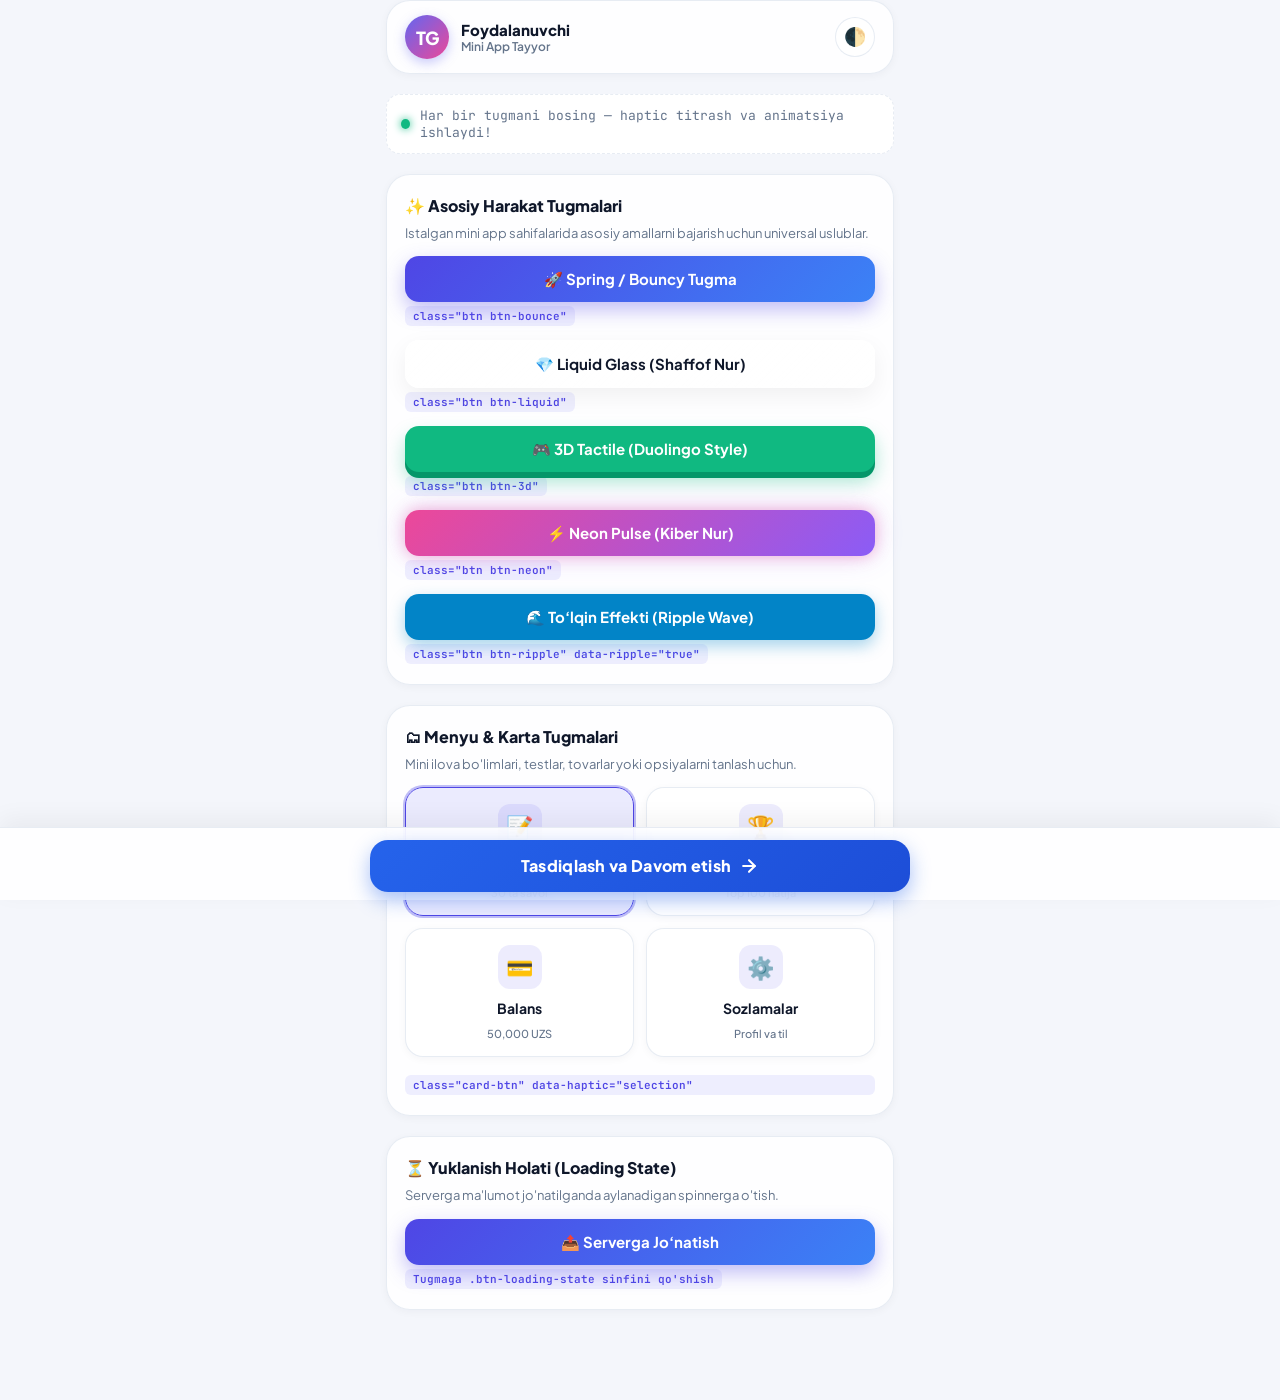
<file: mini_app_base.html>
<!DOCTYPE html>
<html lang="uz">
<head>
  <meta charset="UTF-8">
  <meta name="viewport" content="width=device-width, initial-scale=1.0, maximum-scale=1.0, user-scalable=no, viewport-fit=cover">
  <title>Telegram Mini App — Universal Asos va Tugma Animatsiyalari</title>

  <!-- Google Fonts: Inter & Plus Jakarta Sans -->
  <link rel="preconnect" href="https://fonts.googleapis.com">
  <link rel="preconnect" href="https://fonts.gstatic.com" crossorigin>
  <link href="https://fonts.googleapis.com/css2?family=Plus+Jakarta+Sans:wght@400;500;600;700;800&family=JetBrains+Mono:wght@400;600&display=swap" rel="stylesheet">

  <!-- Telegram WebApp SDK -->
  <script src="https://telegram.org/js/telegram-web-app.js"></script>

  <style>
    /* ==========================================================================
       1. CSS VARIABLES VA DESIGN TOKENS (LIGHT & DARK REJIM)
       ========================================================================== */
    :root {
      --font-main: 'Plus Jakarta Sans', -apple-system, BlinkMacSystemFont, 'Segoe UI', Roboto, sans-serif;
      --font-mono: 'JetBrains Mono', monospace;

      /* Ranglar palitrasi (Light rejim) */
      --bg-body: #F4F6FB;
      --bg-card: rgba(255, 255, 255, 0.85);
      --bg-card-solid: #FFFFFF;
      --bg-card-border: rgba(226, 232, 240, 0.8);
      
      --text-main: #0F172A;
      --text-secondary: #64748B;
      --text-muted: #94A3B8;

      /* Brend ranglar */
      --primary: #4F46E5;
      --primary-hover: #4338CA;
      --primary-glow: rgba(79, 70, 229, 0.35);

      --accent-teal: #0D9488;
      --accent-emerald: #10B981;
      --accent-amber: #F59E0B;
      --accent-rose: #F43F5E;
      --accent-purple: #8B5CF6;

      /* 3D va soyalar */
      --shadow-sm: 0 2px 8px rgba(15, 23, 42, 0.04);
      --shadow-md: 0 8px 24px -4px rgba(15, 23, 42, 0.08);
      --shadow-lg: 0 16px 36px -6px rgba(15, 23, 42, 0.12);

      --radius-sm: 10px;
      --radius-md: 14px;
      --radius-lg: 18px;
      --radius-xl: 24px;
      --radius-pill: 9999px;

      /* Animatsiya vaqtlari */
      --ease-spring: cubic-bezier(0.175, 0.885, 0.32, 1.275);
      --ease-bounce: cubic-bezier(0.34, 1.56, 0.64, 1);
      --ease-smooth: cubic-bezier(0.16, 1, 0.3, 1);
    }

    /* Dark Mode (Telegram yoki foydalanuvchi tanlovi) */
    body.dark-mode {
      --bg-body: #0B0F19;
      --bg-card: rgba(22, 28, 45, 0.75);
      --bg-card-solid: #151C2C;
      --bg-card-border: rgba(255, 255, 255, 0.08);
      
      --text-main: #F8FAFC;
      --text-secondary: #94A3B8;
      --text-muted: #64748B;

      --primary: #6366F1;
      --primary-hover: #4F46E5;
      --primary-glow: rgba(99, 102, 241, 0.45);

      --shadow-sm: 0 2px 10px rgba(0, 0, 0, 0.3);
      --shadow-md: 0 10px 30px rgba(0, 0, 0, 0.45);
      --shadow-lg: 0 20px 40px rgba(0, 0, 0, 0.6);
    }

    /* ==========================================================================
       2. ASOSIY RESET VA MOBIL MOSLASHUVLAR
       ========================================================================== */
    * {
      box-sizing: border-box;
      margin: 0;
      padding: 0;
      -webkit-tap-highlight-color: transparent;
    }

    html, body {
      font-family: var(--font-main);
      background-color: var(--bg-body);
      color: var(--text-main);
      min-height: 100vh;
      width: 100%;
      overflow-x: hidden;
      touch-action: manipulation;
      transition: background-color 0.3s ease, color 0.3s ease;
    }

    /* Safe Area insets (iOS iPhone ekran o'yiqlari uchun) */
    .app-container {
      max-width: 540px;
      margin: 0 auto;
      padding: env(safe-area-inset-top, 16px) 16px calc(env(safe-area-inset-bottom, 20px) + 90px) 16px;
      display: flex;
      flex-direction: column;
      gap: 20px;
    }

    /* ==========================================================================
       3. TUGMALARNING BARCHA ANIMATSIYA SINFLARI (REUSABLE UI KIT)
       ========================================================================== */

    /* Universal TMA Button bazasi */
    .btn {
      position: relative;
      display: inline-flex;
      align-items: center;
      justify-content: center;
      gap: 8px;
      width: 100%;
      padding: 14px 20px;
      font-family: var(--font-main);
      font-size: 15px;
      font-weight: 700;
      line-height: 1.2;
      text-decoration: none;
      border: none;
      outline: none;
      cursor: pointer;
      user-select: none;
      border-radius: var(--radius-md);
      transition: all 0.2s var(--ease-smooth);
      overflow: hidden;
    }

    .btn:disabled {
      opacity: 0.55;
      cursor: not-allowed;
      pointer-events: none;
      filter: grayscale(40%);
    }

    /* ----------------------------------------------------
       ANIMATSIYA 1: SPRING / BOUNCE (Yumshoq sakrash bosilishi)
       Foydalanish: class="btn btn-bounce"
       ---------------------------------------------------- */
    .btn-bounce {
      background: linear-gradient(135deg, var(--primary) 0%, #3B82F6 100%);
      color: #FFFFFF;
      box-shadow: 0 8px 20px var(--primary-glow);
    }
    .btn-bounce:hover {
      transform: translateY(-2px);
      box-shadow: 0 12px 24px var(--primary-glow);
    }
    .btn-bounce:active {
      transform: scale(0.93);
      transition: transform 0.12s var(--ease-bounce);
    }

    /* ----------------------------------------------------
       ANIMATSIYA 2: LIQUID GLASSMORPHISM (Shaffof shisha & Nur yugurishi)
       Foydalanish: class="btn btn-liquid"
       ---------------------------------------------------- */
    .btn-liquid {
      background: linear-gradient(135deg, rgba(255, 255, 255, 0.4) 0%, rgba(255, 255, 255, 0.1) 100%);
      color: var(--text-main);
      backdrop-filter: blur(16px);
      -webkit-backdrop-filter: blur(16px);
      border: 1.5px solid rgba(255, 255, 255, 0.5);
      box-shadow: 0 8px 24px rgba(0, 0, 0, 0.06), inset 0 1px 1px rgba(255, 255, 255, 0.9);
      position: relative;
    }
    body.dark-mode .btn-liquid {
      background: linear-gradient(135deg, rgba(255, 255, 255, 0.12) 0%, rgba(255, 255, 255, 0.04) 100%);
      border: 1.5px solid rgba(255, 255, 255, 0.15);
      box-shadow: 0 8px 24px rgba(0, 0, 0, 0.4), inset 0 1px 1px rgba(255, 255, 255, 0.2);
    }
    /* Shisha nuri yugurish effekti */
    .btn-liquid::before {
      content: '';
      position: absolute;
      top: -50%;
      left: -60%;
      width: 40%;
      height: 200%;
      background: linear-gradient(90deg, transparent, rgba(255, 255, 255, 0.45), transparent);
      transform: rotate(25deg);
      transition: none;
    }
    .btn-liquid:hover::before {
      left: 130%;
      transition: left 0.75s ease-in-out;
    }
    .btn-liquid:active {
      transform: scale(0.96) translateY(1px);
      box-shadow: 0 3px 10px rgba(0, 0, 0, 0.05);
    }

    /* ----------------------------------------------------
       ANIMATSIYA 3: 3D TACTILE / GAME PUSH (Duolingo uslubi - pastga bosilish)
       Foydalanish: class="btn btn-3d"
       ---------------------------------------------------- */
    .btn-3d {
      background: #10B981;
      color: #FFFFFF;
      border-radius: var(--radius-md);
      box-shadow: 0 6px 0 #059669, 0 10px 18px rgba(16, 185, 129, 0.35);
      transform: translateY(0);
      transition: all 0.08s ease;
    }
    .btn-3d:hover {
      filter: brightness(1.05);
    }
    .btn-3d:active {
      transform: translateY(5px);
      box-shadow: 0 1px 0 #059669, 0 3px 6px rgba(16, 185, 129, 0.2);
    }

    /* ----------------------------------------------------
       ANIMATSIYA 4: NEON GLOW PULSE (Kiber nurlanish)
       Foydalanish: class="btn btn-neon"
       ---------------------------------------------------- */
    .btn-neon {
      background: linear-gradient(135deg, #EC4899 0%, #8B5CF6 100%);
      color: #FFFFFF;
      box-shadow: 0 0 15px rgba(236, 72, 153, 0.4), 0 0 30px rgba(139, 92, 246, 0.2);
      animation: neonPulse 2.4s infinite ease-in-out;
    }
    @keyframes neonPulse {
      0%, 100% {
        box-shadow: 0 0 14px rgba(236, 72, 153, 0.45), 0 0 28px rgba(139, 92, 246, 0.25);
      }
      50% {
        box-shadow: 0 0 24px rgba(236, 72, 153, 0.75), 0 0 45px rgba(139, 92, 246, 0.45);
      }
    }
    .btn-neon:hover {
      transform: translateY(-2px) scale(1.01);
    }
    .btn-neon:active {
      transform: scale(0.95);
      filter: brightness(1.2);
    }

    /* ----------------------------------------------------
       ANIMATSIYA 5: RIPPLE (Suv to'lqini effekti - Material)
       Foydalanish: class="btn btn-ripple" + data-ripple="true"
       ---------------------------------------------------- */
    .btn-ripple {
      background: #0284C7;
      color: #FFFFFF;
      box-shadow: 0 6px 16px rgba(2, 132, 199, 0.35);
    }
    .btn-ripple:active {
      transform: scale(0.97);
    }
    .ripple-ink {
      position: absolute;
      border-radius: 50%;
      background: rgba(255, 255, 255, 0.45);
      transform: scale(0);
      animation: rippleAnim 0.6s linear;
      pointer-events: none;
    }
    @keyframes rippleAnim {
      to {
        transform: scale(4);
        opacity: 0;
      }
    }

    /* ----------------------------------------------------
       ANIMATSIYA 6: MINI CARDS / ICON TUGMALAR (Menyu & Variantlar)
       Foydalanish: class="card-btn"
       ---------------------------------------------------- */
    .card-btn {
      background: var(--bg-card-solid);
      border: 1.5px solid var(--bg-card-border);
      border-radius: var(--radius-lg);
      padding: 16px 14px;
      display: flex;
      flex-direction: column;
      align-items: center;
      justify-content: center;
      gap: 10px;
      text-align: center;
      cursor: pointer;
      box-shadow: var(--shadow-sm);
      transition: all 0.2s var(--ease-smooth);
      user-select: none;
      position: relative;
    }
    .card-btn:hover {
      border-color: var(--primary);
      transform: translateY(-3px);
      box-shadow: var(--shadow-md);
    }
    .card-btn:active {
      transform: scale(0.92);
      border-color: var(--primary);
      background: rgba(99, 102, 241, 0.08);
    }
    .card-btn.active {
      border-color: var(--primary);
      background: rgba(99, 102, 241, 0.12);
      box-shadow: 0 0 0 2px var(--primary-glow);
    }
    .card-btn-icon {
      width: 44px;
      height: 44px;
      border-radius: 12px;
      display: flex;
      align-items: center;
      justify-content: center;
      font-size: 22px;
      background: rgba(79, 70, 229, 0.1);
      color: var(--primary);
      transition: transform 0.2s var(--ease-bounce);
    }
    .card-btn:active .card-btn-icon {
      transform: scale(1.15) rotate(-6deg);
    }
    .card-btn-title {
      font-size: 14px;
      font-weight: 700;
      color: var(--text-main);
    }
    .card-btn-desc {
      font-size: 11px;
      font-weight: 500;
      color: var(--text-secondary);
    }

    /* ----------------------------------------------------
       ANIMATSIYA 7: LOADING SPINNER TUGMASI (Serverga so'rov yuborishda)
       Foydalanish: class="btn btn-loading"
       ---------------------------------------------------- */
    .btn-loading-state .btn-text {
      visibility: hidden;
      opacity: 0;
    }
    .btn-spinner {
      display: none;
      position: absolute;
      width: 22px;
      height: 22px;
      border: 3px solid rgba(255, 255, 255, 0.3);
      border-radius: 50%;
      border-top-color: #FFFFFF;
      animation: spin 0.75s infinite linear;
    }
    .btn-loading-state .btn-spinner {
      display: block;
    }
    @keyframes spin {
      to { transform: rotate(360deg); }
    }

    /* ----------------------------------------------------
       ANIMATSIYA 8: TELEGRAM NATIVE MAIN BUTTON (Pastki qotirilgan CTA)
       Foydalanish: class="sticky-cta-btn"
       ---------------------------------------------------- */
    .sticky-bottom-bar {
      position: fixed;
      bottom: 0;
      left: 0;
      right: 0;
      padding: 12px 16px calc(env(safe-area-inset-bottom, 14px) + 8px) 16px;
      background: rgba(255, 255, 255, 0.85);
      backdrop-filter: blur(20px);
      -webkit-backdrop-filter: blur(20px);
      border-top: 1px solid var(--bg-card-border);
      display: flex;
      justify-content: center;
      z-index: 100;
      box-shadow: 0 -8px 24px rgba(0, 0, 0, 0.05);
    }
    body.dark-mode .sticky-bottom-bar {
      background: rgba(15, 23, 42, 0.85);
      box-shadow: 0 -8px 24px rgba(0, 0, 0, 0.35);
    }
    .sticky-cta-inner {
      width: 100%;
      max-width: 540px;
    }
    .btn-main-action {
      background: linear-gradient(135deg, #2563EB 0%, #1D4ED8 100%);
      color: #FFFFFF;
      font-size: 16px;
      font-weight: 800;
      padding: 16px 24px;
      border-radius: var(--radius-lg);
      box-shadow: 0 8px 20px rgba(37, 99, 235, 0.4);
      letter-spacing: 0.3px;
    }
    .btn-main-action:hover {
      box-shadow: 0 12px 28px rgba(37, 99, 235, 0.55);
      transform: translateY(-2px);
    }
    .btn-main-action:active {
      transform: scale(0.96);
      box-shadow: 0 3px 10px rgba(37, 99, 235, 0.3);
    }

    /* ==========================================================================
       4. MINI APP ASOSIY SAHIFA STRUKTURASI VA BLOKLARI
       ========================================================================== */
    .app-header {
      display: flex;
      align-items: center;
      justify-content: space-between;
      padding: 14px 18px;
      background: var(--bg-card);
      border: 1px solid var(--bg-card-border);
      border-radius: var(--radius-xl);
      backdrop-filter: blur(12px);
      box-shadow: var(--shadow-sm);
    }
    .user-profile {
      display: flex;
      align-items: center;
      gap: 12px;
    }
    .user-avatar {
      width: 44px;
      height: 44px;
      border-radius: 50%;
      background: linear-gradient(135deg, #6366F1 0%, #EC4899 100%);
      display: flex;
      align-items: center;
      justify-content: center;
      color: #fff;
      font-weight: 800;
      font-size: 18px;
      box-shadow: 0 4px 12px rgba(99, 102, 241, 0.35);
    }
    .user-info h2 {
      font-size: 15px;
      font-weight: 800;
    }
    .user-info p {
      font-size: 12px;
      color: var(--text-secondary);
      font-weight: 600;
    }

    .theme-toggle-btn {
      width: 40px;
      height: 40px;
      border-radius: 50%;
      border: 1px solid var(--bg-card-border);
      background: var(--bg-card-solid);
      color: var(--text-main);
      display: flex;
      align-items: center;
      justify-content: center;
      cursor: pointer;
      font-size: 18px;
      transition: all 0.2s var(--ease-bounce);
    }
    .theme-toggle-btn:active {
      transform: scale(0.85) rotate(25deg);
    }

    /* Karta bloklari */
    .section-card {
      background: var(--bg-card);
      border: 1px solid var(--bg-card-border);
      border-radius: var(--radius-xl);
      padding: 20px 18px;
      backdrop-filter: blur(14px);
      box-shadow: var(--shadow-sm);
      display: flex;
      flex-direction: column;
      gap: 14px;
    }
    .section-card-title {
      font-size: 16px;
      font-weight: 800;
      display: flex;
      align-items: center;
      gap: 8px;
      color: var(--text-main);
    }
    .section-card-subtitle {
      font-size: 13px;
      color: var(--text-secondary);
      margin-top: -6px;
      line-height: 1.4;
    }

    /* 2 ustunli tugmalar to'ri */
    .grid-2 {
      display: grid;
      grid-template-columns: 1fr 1fr;
      gap: 12px;
    }

    /* Kod nusxalash yorlig'i */
    .badge-code {
      display: inline-block;
      font-family: var(--font-mono);
      font-size: 11px;
      padding: 3px 8px;
      border-radius: 6px;
      background: rgba(99, 102, 241, 0.1);
      color: var(--primary);
      font-weight: 600;
      margin-top: 4px;
    }

    /* Log / Bildirishnoma qutisi */
    .toast-box {
      background: var(--bg-card-solid);
      border: 1px dashed var(--bg-card-border);
      border-radius: var(--radius-md);
      padding: 12px 14px;
      font-size: 13px;
      color: var(--text-secondary);
      font-family: var(--font-mono);
      display: flex;
      align-items: center;
      gap: 10px;
    }
    .toast-dot {
      width: 10px;
      height: 10px;
      border-radius: 50%;
      background: #10B981;
      box-shadow: 0 0 8px #10B981;
    }
  </style>
</head>
<body>

  <!-- ==========================================================================
       MAIN APP CONTAINER
       ========================================================================== -->
  <div class="app-container">
    
    <!-- Yuqori qism: Profil va Dark/Light almashtirgich -->
    <header class="app-header">
      <div class="user-profile">
        <div class="user-avatar" id="user-avatar">TG</div>
        <div class="user-info">
          <h2 id="user-name">Foydalanuvchi</h2>
          <p id="user-status">Mini App Tayyor</p>
        </div>
      </div>
      <button class="theme-toggle-btn" id="theme-toggle-btn" title="Rejimni o'zgartirish">
        🌓
      </button>
    </header>

    <!-- Info Banner -->
    <div class="toast-box">
      <div class="toast-dot"></div>
      <span id="feedback-text">Har bir tugmani bosing — haptic titrash va animatsiya ishlaydi!</span>
    </div>

    <!-- 1-BO'LIM: ASOSIY ANIMATSIYALI HARAKAT TUGMALARI -->
    <section class="section-card">
      <h3 class="section-card-title">✨ Asosiy Harakat Tugmalari</h3>
      <p class="section-card-subtitle">Istalgan mini app sahifalarida asosiy amallarni bajarish uchun universal uslublar.</p>

      <!-- 1. Bounce / Spring -->
      <div>
        <button class="btn btn-bounce" data-haptic="medium" onclick="demoClick(this, 'Bounce (Spring) bosildi!')">
          <span>🚀 Spring / Bouncy Tugma</span>
        </button>
        <div class="badge-code">class="btn btn-bounce"</div>
      </div>

      <!-- 2. Liquid Glass -->
      <div>
        <button class="btn btn-liquid" data-haptic="light" onclick="demoClick(this, 'Liquid Glass bosildi!')">
          <span>💎 Liquid Glass (Shaffof Nur)</span>
        </button>
        <div class="badge-code">class="btn btn-liquid"</div>
      </div>

      <!-- 3. 3D Game Push -->
      <div>
        <button class="btn btn-3d" data-haptic="heavy" onclick="demoClick(this, '3D Tactile Tugma bosildi!')">
          <span>🎮 3D Tactile (Duolingo Style)</span>
        </button>
        <div class="badge-code">class="btn btn-3d"</div>
      </div>

      <!-- 4. Neon Glow Pulse -->
      <div>
        <button class="btn btn-neon" data-haptic="medium" onclick="demoClick(this, 'Neon Glow bosildi!')">
          <span>⚡ Neon Pulse (Kiber Nur)</span>
        </button>
        <div class="badge-code">class="btn btn-neon"</div>
      </div>

      <!-- 5. Material Ripple -->
      <div>
        <button class="btn btn-ripple" data-ripple="true" data-haptic="light" onclick="demoClick(this, 'To‘lqin (Ripple) bosildi!')">
          <span>🌊 To‘lqin Effekti (Ripple Wave)</span>
        </button>
        <div class="badge-code">class="btn btn-ripple" data-ripple="true"</div>
      </div>
    </section>

    <!-- 2-BO'LIM: MENYU VA TANLOV KARTALARI -->
    <section class="section-card">
      <h3 class="section-card-title">🗂 Menyu & Karta Tugmalari</h3>
      <p class="section-card-subtitle">Mini ilova bo'limlari, testlar, tovarlar yoki opsiyalarni tanlash uchun.</p>

      <div class="grid-2">
        <div class="card-btn active" data-haptic="selection" onclick="selectCard(this, 'Testlar tanlandi')">
          <div class="card-btn-icon">📝</div>
          <div class="card-btn-title">Testlar</div>
          <div class="card-btn-desc">30 ta savol</div>
        </div>

        <div class="card-btn" data-haptic="selection" onclick="selectCard(this, 'Reyting tanlandi')">
          <div class="card-btn-icon">🏆</div>
          <div class="card-btn-title">Reyting</div>
          <div class="card-btn-desc">Top 100 natija</div>
        </div>

        <div class="card-btn" data-haptic="selection" onclick="selectCard(this, 'Hamyon tanlandi')">
          <div class="card-btn-icon">💳</div>
          <div class="card-btn-title">Balans</div>
          <div class="card-btn-desc">50,000 UZS</div>
        </div>

        <div class="card-btn" data-haptic="selection" onclick="selectCard(this, 'Sozlamalar tanlandi')">
          <div class="card-btn-icon">⚙️</div>
          <div class="card-btn-title">Sozlamalar</div>
          <div class="card-btn-desc">Profil va til</div>
        </div>
      </div>
      <div class="badge-code">class="card-btn" data-haptic="selection"</div>
    </section>

    <!-- 3-BO'LIM: YUKLANISH (LOADING STATE) TUGMASI -->
    <section class="section-card">
      <h3 class="section-card-title">⏳ Yuklanish Holati (Loading State)</h3>
      <p class="section-card-subtitle">Serverga ma'lumot jo'natilganda aylanadigan spinnerga o'tish.</p>

      <div>
        <button class="btn btn-bounce" id="btn-submit-demo" data-haptic="medium" onclick="demoLoading(this)">
          <span class="btn-text">📤 Serverga Jo‘natish</span>
          <div class="btn-spinner"></div>
        </button>
        <div class="badge-code">Tugmaga .btn-loading-state sinfini qo'shish</div>
      </div>
    </section>

  </div>

  <!-- ==========================================================================
       PASTKI QOTIRILGAN ASOSIY HARAKAT TUGMASI (STICKY MAIN CTA)
       ========================================================================== -->
  <div class="sticky-bottom-bar">
    <div class="sticky-cta-inner">
      <button class="btn btn-main-action" data-haptic="heavy" onclick="demoClick(this, 'Asosiy Tasdiqlash Tugmasi Bosildi! 🎉')">
        <span>Tasdiqlash va Davom etish</span>
        <svg width="20" height="20" viewBox="0 0 24 24" fill="none" stroke="currentColor" stroke-width="2.5" stroke-linecap="round" stroke-linejoin="round">
          <line x1="5" y1="12" x2="19" y2="12"></line>
          <polyline points="12 5 19 12 12 19"></polyline>
        </svg>
      </button>
    </div>
  </div>

  <!-- ==========================================================================
       5. JAVASCRIPT: TELEGRAM SDK, HAPTIC FEEDBACK VA RIPPLE MENEJERI
       ========================================================================== -->
  <script>
    /**
     * TMA HELPER - Telegram Mini App va Haptic Feedback vositasi
     * Har qanday mini ilovada qayta ishlatish mumkin.
     */
    const TMA = {
      tg: window.Telegram?.WebApp,

      init() {
        if (this.tg) {
          // Telegram Mini App oynasini kengaytirish
          this.tg.ready();
          this.tg.expand();
          if (this.tg.disableVerticalSwipes) {
            this.tg.disableVerticalSwipes();
          }

          // Foydalanuvchi ma'lumotlarini o'qish (mavjud bo'lsa)
          const user = this.tg.initDataUnsafe?.user;
          if (user) {
            const fullName = [user.first_name, user.last_name].filter(Boolean).join(' ');
            document.getElementById('user-name').innerText = fullName || user.username || 'Foydalanuvchi';
            
            const initials = (user.first_name?.[0] || 'T') + (user.last_name?.[0] || 'G');
            document.getElementById('user-avatar').innerText = initials.toUpperCase();
          }

          // Telegram ranglarini moslash
          this.syncThemeWithTelegram();
        }

        // Ripple hodisasini ulash
        this.initRipple();

        // Universal Haptic tinglovchi
        this.initHaptics();
      },

      // Haptic Feedback turlari
      haptic(type = 'light') {
        if (!this.tg?.HapticFeedback) return;

        try {
          switch (type) {
            case 'light':
            case 'medium':
            case 'heavy':
            case 'rigid':
            case 'soft':
              this.tg.HapticFeedback.impactOccurred(type);
              break;
            case 'selection':
              this.tg.HapticFeedback.selectionChanged();
              break;
            case 'success':
            case 'warning':
            case 'error':
              this.tg.HapticFeedback.notificationOccurred(type);
              break;
            default:
              this.tg.HapticFeedback.impactOccurred('light');
          }
        } catch (e) {
          console.warn('Haptic xatoligi:', e);
        }
      },

      // HTML elementlariga [data-haptic] orqali avtomatik tebranish ulash
      initHaptics() {
        document.addEventListener('click', (e) => {
          const el = e.target.closest('[data-haptic]');
          if (el) {
            const hapticType = el.getAttribute('data-haptic') || 'light';
            this.haptic(hapticType);
          }
        }, { passive: true });
      },

      // Material Ripple (To'lqin) effekti generatori
      initRipple() {
        document.addEventListener('click', (e) => {
          const btn = e.target.closest('[data-ripple="true"]');
          if (!btn) return;

          const rect = btn.getBoundingClientRect();
          const circle = document.createElement('span');
          const diameter = Math.max(rect.width, rect.height);
          const radius = diameter / 2;

          circle.style.width = circle.style.height = `${diameter}px`;
          circle.style.left = `${e.clientX - rect.left - radius}px`;
          circle.style.top = `${e.clientY - rect.top - radius}px`;
          circle.classList.add('ripple-ink');

          const existingRipple = btn.querySelector('.ripple-ink');
          if (existingRipple) existingRipple.remove();

          btn.appendChild(circle);
          setTimeout(() => circle.remove(), 650);
        });
      },

      // Telegram mavzusi bilan sinxronlash
      syncThemeWithTelegram() {
        const isDark = this.tg?.colorScheme === 'dark';
        if (isDark) {
          document.body.classList.add('dark-mode');
        }
      }
    };

    // Appni ishga tushirish
    TMA.init();

    // ==========================================================================
    // INTERAKTIV DEMO FUNKSIYALARI
    // ==========================================================================

    function demoClick(button, message) {
      const feedback = document.getElementById('feedback-text');
      feedback.innerText = message;
      feedback.style.color = 'var(--primary)';
      setTimeout(() => {
        feedback.style.color = 'var(--text-secondary)';
      }, 1500);
    }

    function selectCard(card, label) {
      document.querySelectorAll('.card-btn').forEach(c => c.classList.remove('active'));
      card.classList.add('active');
      demoClick(card, label);
    }

    function demoLoading(button) {
      if (button.classList.contains('btn-loading-state')) return;

      button.classList.add('btn-loading-state');
      button.disabled = true;
      demoClick(button, 'Yuklanmoqda... Kuting...');

      setTimeout(() => {
        button.classList.remove('btn-loading-state');
        button.disabled = false;
        TMA.haptic('success');
        demoClick(button, 'Muvaffaqiyatli yakunlandi! ✅');
      }, 2000);
    }

    // Dark/Light rejim tugmasi
    const themeBtn = document.getElementById('theme-toggle-btn');
    themeBtn.addEventListener('click', () => {
      document.body.classList.toggle('dark-mode');
      TMA.haptic('medium');
      const isDark = document.body.classList.contains('dark-mode');
      themeBtn.innerText = isDark ? '☀️' : '🌓';
      demoClick(themeBtn, isDark ? 'Tungi rejim yoqildi 🌙' : 'Kunduzgi rejim yoqildi ☀️');
    });
  </script>
</body>
</html>
</file>
<file: test_style.css>
/* =========================================
   TEST TEKSHIRISH TIZIMI — STYLES
   ========================================= */

:root {
  --primary: #2563EB;
  --primary-hover: #1D4ED8;
  --primary-light: rgba(37, 99, 235, 0.12);
  --success: #10B981;
  --success-light: rgba(16, 185, 129, 0.12);
  --error: #EF4444;
  --error-light: rgba(239, 68, 68, 0.12);
  --warning: #F59E0B;
  --warning-light: rgba(245, 158, 11, 0.12);
  
  /* ── MACOS 27 LIQUID GLASS DESIGN TOKENS (LIGHT CRYSTAL) ── */
  --liquid-glass-bg: linear-gradient(145deg, rgba(255, 255, 255, 0.82) 0%, rgba(255, 255, 255, 0.58) 100%);
  --liquid-glass-hover: linear-gradient(145deg, rgba(255, 255, 255, 0.94) 0%, rgba(255, 255, 255, 0.74) 100%);
  --liquid-glass-border: 1px solid rgba(255, 255, 255, 0.88);
  --liquid-glass-specular: inset 0 1.5px 2px 0 rgba(255, 255, 255, 0.95), inset 0 -1px 1px 0 rgba(0, 0, 0, 0.03);
  --liquid-glass-shadow: 0 8px 24px -4px rgba(15, 23, 42, 0.06);
  --liquid-glass-blur: blur(12px);

  --bg-main: #F2F5FD;
  --bg-card: var(--liquid-glass-bg);
  --bg-card-sub: rgba(255, 255, 255, 0.6);
  --text-main: #0F172A;
  --text-muted: #64748B;
  --border: rgba(255, 255, 255, 0.85);
  
  --shadow-sm: 0 2px 8px rgba(15, 23, 42, 0.04);
  --shadow-md: var(--liquid-glass-shadow);
  --shadow-lg: 0 20px 48px -8px rgba(15, 23, 42, 0.12);
  
  --radius-sm: 10px;
  --radius-md: 16px;
  --radius-lg: 22px;
  --radius-xl: 30px;
  --radius-full: 9999px;
  --font: -apple-system, BlinkMacSystemFont, "SF Pro Text", "Segoe UI", Roboto, Helvetica, Arial, sans-serif;

  /* Telegram Safe Areas (Dinamik & Moslashuvchan) */
  --tg-safe-top: max(
    var(--tg-content-safe-area-inset-top, 0px),
    env(safe-area-inset-top, 0px)
  );
  --tg-safe-bottom: max(
    env(safe-area-inset-bottom, 0px),
    var(--tg-safe-area-inset-bottom, 0px),
    var(--tg-content-safe-area-inset-bottom, 0px),
    12px
  );
  --tg-safe-left: max(env(safe-area-inset-left, 0px), var(--tg-safe-area-inset-left, 0px), 0px);
  --tg-safe-right: max(env(safe-area-inset-right, 0px), var(--tg-safe-area-inset-right, 0px), 0px);
}

body.dark-mode {
  /* ── MACOS 27 LIQUID GLASS DESIGN TOKENS (DARK OBSIDIAN) ── */
  --liquid-glass-bg: linear-gradient(145deg, rgba(26, 34, 53, 0.74) 0%, rgba(15, 23, 42, 0.62) 100%);
  --liquid-glass-hover: linear-gradient(145deg, rgba(38, 48, 72, 0.82) 0%, rgba(22, 32, 55, 0.72) 100%);
  --liquid-glass-border: 1px solid rgba(255, 255, 255, 0.13);
  --liquid-glass-specular: inset 0 1.5px 1px 0 rgba(255, 255, 255, 0.22), inset 0 -1px 1px 0 rgba(0, 0, 0, 0.35);
  --liquid-glass-shadow: 0 8px 24px -4px rgba(0, 0, 0, 0.4);
  --liquid-glass-blur: blur(12px);

  --bg-main: #070913;
  --bg-card: var(--liquid-glass-bg);
  --bg-card-sub: rgba(255, 255, 255, 0.06);
  --text-main: #F8FAFC;
  --text-muted: #94A3B8;
  --border: rgba(255, 255, 255, 0.13);
  --shadow-sm: 0 2px 8px rgba(0, 0, 0, 0.3);
  --shadow-md: var(--liquid-glass-shadow);
  --shadow-lg: 0 24px 56px -8px rgba(0, 0, 0, 0.65);
}

* {
  box-sizing: border-box;
  margin: 0;
  padding: 0;
  -webkit-tap-highlight-color: transparent;
}

body {
  font-family: var(--font);
  background-color: var(--bg-main);
  color: var(--text-main);
  min-height: 100vh;
  display: flex;
  justify-content: center;
  overflow-x: hidden;
  line-height: 1.4;
  transition: background-color 0.25s ease, color 0.25s ease;
  -webkit-overflow-scrolling: touch;
}

/* =========================================
   0. ANIMATSIYALI INTRO / SPLASH EKRANI (BARCHA MINI APP LAR UCHUN)
   ========================================= */
.splash-screen,
.splash-screen-common,
#intro-splash,
#admin-splash,
#splashScreen {
  position: fixed;
  top: 0;
  left: 0;
  width: 100%;
  height: 100%;
  background: radial-gradient(circle at 50% 38%, #0E345D 0%, #0B2B4C 52%, #061A2F 100%);
  z-index: 99999;
  display: flex;
  flex-direction: column;
  align-items: center;
  justify-content: center;
  transition: opacity 0.65s cubic-bezier(0.16, 1, 0.3, 1), transform 0.65s cubic-bezier(0.16, 1, 0.3, 1);
  overflow: hidden;
  user-select: none;
  -webkit-user-select: none;
}

/* Yopilganda kattalashib yo'qolish */
.splash-screen.dismissed,
.splash-screen.portal-warp-exit,
.splash-screen.fade-out,
.splash-screen-common.dismissed,
.splash-screen-common.portal-warp-exit,
.splash-screen-common.fade-out,
#intro-splash.dismissed,
#intro-splash.portal-warp-exit,
#intro-splash.fade-out,
#admin-splash.dismissed,
#admin-splash.portal-warp-exit {
  opacity: 0;
  transform: scale(1.08);
  pointer-events: none;
}

/* Markaziy orqa fonning pulsatsiyalanishi */
.splash-glow {
  position: absolute;
  width: 280px;
  height: 280px;
  background: radial-gradient(circle, rgba(46, 196, 182, 0.35) 0%, rgba(46, 196, 182, 0) 70%);
  border-radius: 50%;
  top: 40%;
  left: 50%;
  transform: translate(-50%, -50%);
  animation: splashGlowPulse 2.8s ease-in-out infinite alternate;
  pointer-events: none;
}

@keyframes splashGlowPulse {
  0% { transform: translate(-50%, -50%) scale(0.85); opacity: 0.5; }
  100% { transform: translate(-50%, -50%) scale(1.2); opacity: 0.9; }
}

/* 2. Logo Konteyneri va Dumaloq Disk */
.splash-logo-container {
  position: relative;
  width: 140px;
  height: 140px;
  margin: 0 auto 24px;
  z-index: 2;
}

.splash-circle-badge {
  width: 140px;
  height: 140px;
  border-radius: 50%;
  background: #FFFFFF;
  box-shadow: 0 16px 45px rgba(0, 0, 0, 0.45), 0 0 35px rgba(46, 196, 182, 0.35);
  border: 3.5px solid rgba(46, 196, 182, 0.8);
  display: flex;
  align-items: center;
  justify-content: center;
  overflow: hidden; /* Doiradan tashqariga burchaklar chiqmaydi */
  animation: emblemEmerge 0.75s cubic-bezier(0.16, 1, 0.3, 1) forwards;
}

@keyframes emblemEmerge {
  0% {
    opacity: 0;
    transform: scale(0.35) translateY(24px);
    filter: blur(8px);
  }
  70% {
    opacity: 1;
    transform: scale(1.06) translateY(-4px);
    filter: blur(0);
  }
  100% {
    opacity: 1;
    transform: scale(1) translateY(0);
  }
}

.splash-emblem-img {
  width: 82%;
  height: 82%;
  object-fit: contain;
  display: block;
}

/* 3. Akademik Qalpoqcha Kiyilishi va Tebranishi */
.splash-grad-cap {
  position: absolute;
  top: -30px;
  left: 50%;
  width: 104px;
  height: auto;
  z-index: 10;
  opacity: 0;
  transform: translateX(-48%) rotate(-12deg);
  filter: drop-shadow(0 10px 18px rgba(0, 0, 0, 0.6));
  animation: capLandOnLogo 0.75s 0.65s cubic-bezier(0.175, 0.885, 0.32, 1.35) forwards,
             capFloatingWiggle 2.8s 1.4s ease-in-out infinite alternate;
  transform-origin: 50% 80%;
  pointer-events: none;
}

@keyframes capLandOnLogo {
  0% {
    opacity: 0;
    transform: translateX(-48%) translateY(-65px) scale(0.3) rotate(32deg);
  }
  65% {
    opacity: 1;
    transform: translateX(-48%) translateY(5px) scale(1.1) rotate(-16deg);
  }
  85% {
    opacity: 1;
    transform: translateX(-48%) translateY(-2px) scale(0.97) rotate(-10deg);
  }
  100% {
    opacity: 1;
    transform: translateX(-48%) translateY(0) scale(1) rotate(-12deg);
  }
}

@keyframes capFloatingWiggle {
  0% {
    transform: translateX(-48%) translateY(0) rotate(-12deg) scale(1);
  }
  100% {
    transform: translateX(-48%) translateY(-2.5px) rotate(-9deg) scale(1.02);
  }
}

/* 4. Sakrab Chiqadigan Harflar */
.splash-brand-text {
  display: flex;
  align-items: baseline;
  justify-content: center;
  font-family: 'Plus Jakarta Sans', -apple-system, sans-serif;
  font-size: clamp(22px, 6vw, 30px);
  font-weight: 800;
  letter-spacing: -0.5px;
  margin-bottom: 8px;
  z-index: 2;
  white-space: nowrap;
}

.bounce-char {
  display: inline-block;
  color: #FFFFFF;
  opacity: 0;
  transform: translateY(45px) scale(0.3);
  animation: letterBounce 0.65s var(--d) cubic-bezier(0.175, 0.885, 0.32, 1.35) forwards;
  text-shadow: 0 4px 15px rgba(0, 0, 0, 0.4);
}

.bounce-char.space {
  width: 8px;
}

.bounce-char.dot {
  color: #55E4D6;
  margin: 0 1px;
}

.bounce-char.teal {
  color: #2EC4B6;
  text-shadow: 0 0 18px rgba(46, 196, 182, 0.85);
}

@keyframes letterBounce {
  0% {
    opacity: 0;
    transform: translateY(45px) scale(0.3);
  }
  55% {
    opacity: 1;
    transform: translateY(-20px) scale(1.25);
  }
  78% {
    opacity: 1;
    transform: translateY(6px) scale(0.92);
  }
  100% {
    opacity: 1;
    transform: translateY(0) scale(1);
  }
}

/* 5. Subtitle va Skip Tugmasi */
.splash-subtitle {
  font-family: 'Plus Jakarta Sans', -apple-system, sans-serif;
  font-size: 11px;
  font-weight: 700;
  color: #94A3B8;
  letter-spacing: 2px;
  text-transform: uppercase;
  opacity: 0;
  animation: subtitleReveal 0.8s 2.0s ease forwards;
  z-index: 2;
  text-align: center;
}

@keyframes subtitleReveal {
  0% {
    opacity: 0;
    transform: translateY(12px);
    letter-spacing: 0.5px;
  }
  100% {
    opacity: 0.85;
    transform: translateY(0);
    letter-spacing: 2.2px;
  }
}

.splash-skip-hint {
  position: absolute;
  bottom: 40px;
  background: rgba(255, 255, 255, 0.12);
  backdrop-filter: blur(8px);
  -webkit-backdrop-filter: blur(8px);
  border: 1px solid rgba(255, 255, 255, 0.2);
  padding: 8px 18px;
  border-radius: 30px;
  color: #FFFFFF;
  font-family: 'Plus Jakarta Sans', sans-serif;
  font-size: 12px;
  font-weight: 700;
  cursor: pointer;
  opacity: 0;
  animation: skipBtnAppear 0.5s 2.3s ease forwards;
  transition: all 0.2s ease;
  z-index: 10;
}

.splash-skip-hint:hover {
  background: rgba(46, 196, 182, 0.25);
  border-color: #2EC4B6;
  transform: scale(1.05);
}

@keyframes skipBtnAppear {
  0% { opacity: 0; transform: translateY(10px); }
  100% { opacity: 1; transform: translateY(0); }
}

.intro-logo-glow {
  position: absolute;
  inset: -8px;
  background: radial-gradient(circle, rgba(37, 99, 235, 0.6) 0%, rgba(99, 102, 241, 0) 70%);
  border-radius: 50%;
  animation: glowPulse 2s ease-in-out infinite;
}

@keyframes glowPulse {
  0%, 100% { transform: scale(1); opacity: 0.7; }
  50% { transform: scale(1.25); opacity: 1; }
}

.intro-logo-ring {
  position: relative;
  width: 84px;
  height: 84px;
  border-radius: 50%;
  background: linear-gradient(135deg, #1e293b, #0f172a);
  border: 2px solid rgba(96, 165, 250, 0.4);
  display: flex;
  align-items: center;
  justify-content: center;
  box-shadow: 0 8px 24px rgba(0, 0, 0, 0.5);
}

.intro-svg-circle {
  position: absolute;
  inset: 0;
  width: 100%;
  height: 100%;
  transform: rotate(-90deg);
}

.svg-track {
  fill: none;
  stroke: rgba(255, 255, 255, 0.08);
  stroke-width: 4;
}

.svg-loader {
  fill: none;
  stroke: #3B82F6;
  stroke-width: 4;
  stroke-linecap: round;
  stroke-dasharray: 283;
  stroke-dashoffset: 75;
  animation: rotateSvg 2s linear infinite;
}

@keyframes rotateSvg {
  0% { transform: rotate(0deg); }
  100% { transform: rotate(360deg); }
}

.intro-icon-inner {
  font-size: 38px;
  animation: bounceMath 2s ease-in-out infinite;
}

@keyframes bounceMath {
  0%, 100% { transform: scale(1); }
  50% { transform: scale(1.1) rotate(5deg); }
}

.intro-brand-badge {
  background: rgba(59, 130, 246, 0.18);
  color: #60A5FA;
  border: 1px solid rgba(96, 165, 250, 0.3);
  font-size: 11px;
  font-weight: 800;
  letter-spacing: 1.2px;
  padding: 4px 12px;
  border-radius: 9999px;
  margin-bottom: 8px;
  text-transform: uppercase;
}

.intro-brand-title {
  font-size: 26px;
  font-weight: 900;
  color: #FFFFFF;
  letter-spacing: 0.5px;
  margin-bottom: 4px;
  text-shadow: 0 2px 10px rgba(37, 99, 235, 0.5);
}

.intro-subject-text {
  font-size: 14px;
  font-weight: 600;
  color: #94A3B8;
  margin-bottom: 22px;
}

/* Yuklanish Progress Bari */
.intro-loader-wrap {
  width: 100%;
  max-width: 240px;
  margin-bottom: 18px;
  display: flex;
  flex-direction: column;
  align-items: center;
  gap: 8px;
}

.intro-loader-track {
  width: 100%;
  height: 5px;
  background: rgba(255, 255, 255, 0.1);
  border-radius: 9999px;
  overflow: hidden;
}

.intro-loader-bar {
  height: 100%;
  width: 0%;
  background: linear-gradient(90deg, #3B82F6, #60A5FA);
  border-radius: 9999px;
  transition: width 0.3s ease;
  box-shadow: 0 0 10px rgba(59, 130, 246, 0.8);
}

.intro-loading-status {
  font-size: 12px;
  font-weight: 600;
  color: #64748B;
  letter-spacing: 0.3px;
}

.intro-user-pill {
  background: rgba(255, 255, 255, 0.06);
  border: 1px solid rgba(255, 255, 255, 0.12);
  padding: 6px 14px;
  border-radius: 9999px;
  display: inline-flex;
  align-items: center;
  gap: 6px;
  font-size: 12.5px;
  color: #E2E8F0;
}

.test-container {
  width: 100%;
  max-width: 480px;
  margin: 0 auto;
  padding-bottom: calc(120px + var(--tg-safe-bottom));
  position: relative;
  z-index: 1;
}

/* ── HARAKATLANUVCHI DINAMIK AMBIENT ORQA FON (OQ VA QORA MOS) ── */
.ambient-moving-mesh {
  position: fixed;
  inset: 0;
  pointer-events: none;
  z-index: 0;
  overflow: hidden;
  transition: opacity 0.4s ease;
  transform: translateZ(0);
}

.ambient-mesh-orb {
  position: absolute;
  border-radius: 50%;
  filter: blur(36px);
  -webkit-filter: blur(36px);
  will-change: transform;
  -webkit-backface-visibility: hidden;
  backface-visibility: hidden;
  transform: translateZ(0);
}

/* Mobil qurilmalarda silliq 60-120fps scroll uchun fondagi og'ir animatsiyani statik qilish va og'ir blur qatlamlarini yengillashtirish */
@media (max-width: 900px), (prefers-reduced-motion: reduce) {
  .ambient-mesh-orb {
    animation: none !important;
    opacity: 0.7 !important;
    filter: blur(28px) !important;
    -webkit-filter: blur(28px) !important;
  }
  .section-group {
    backdrop-filter: none !important;
    -webkit-backdrop-filter: none !important;
  }
}

/* Light mode (default) */
.ambient-orb-1 {
  width: 440px;
  height: 440px;
  top: -100px;
  left: -80px;
  background: radial-gradient(circle, rgba(59, 130, 246, 0.30) 0%, rgba(147, 197, 253, 0.15) 50%, transparent 72%);
  animation: ambientFloat1 11s ease-in-out infinite alternate;
}

.ambient-orb-2 {
  width: 480px;
  height: 480px;
  bottom: -120px;
  right: -80px;
  background: radial-gradient(circle, rgba(168, 85, 247, 0.26) 0%, rgba(216, 180, 254, 0.12) 50%, transparent 72%);
  animation: ambientFloat2 13s ease-in-out infinite alternate-reverse;
}

.ambient-orb-3 {
  width: 330px;
  height: 330px;
  top: 38%;
  left: 28%;
  background: radial-gradient(circle, rgba(14, 165, 233, 0.24) 0%, rgba(186, 230, 253, 0.10) 50%, transparent 72%);
  animation: ambientFloat3 9s ease-in-out infinite alternate;
}

/* Dark mode colors */
body.dark-mode .ambient-orb-1,
[data-theme="dark"] .ambient-orb-1 {
  background: radial-gradient(circle, rgba(37, 99, 235, 0.38) 0%, rgba(30, 58, 138, 0.20) 48%, transparent 72%);
}

body.dark-mode .ambient-orb-2,
[data-theme="dark"] .ambient-orb-2 {
  background: radial-gradient(circle, rgba(147, 51, 234, 0.32) 0%, rgba(79, 70, 229, 0.16) 48%, transparent 72%);
}

body.dark-mode .ambient-orb-3,
[data-theme="dark"] .ambient-orb-3 {
  background: radial-gradient(circle, rgba(6, 182, 212, 0.26) 0%, rgba(14, 165, 233, 0.12) 50%, transparent 72%);
}

@keyframes ambientFloat1 {
  0% { transform: translate3d(0, 0, 0) scale(1) rotate(0deg); }
  50% { transform: translate3d(65px, 85px, 0) scale(1.18) rotate(35deg); }
  100% { transform: translate3d(-35px, 125px, 0) scale(0.92) rotate(70deg); }
}

@keyframes ambientFloat2 {
  0% { transform: translate3d(0, 0, 0) scale(1) rotate(0deg); }
  50% { transform: translate3d(-85px, -65px, 0) scale(1.16) rotate(-35deg); }
  100% { transform: translate3d(55px, -105px, 0) scale(0.90) rotate(-70deg); }
}

@keyframes ambientFloat3 {
  0% { transform: translate3d(0, 0, 0) scale(0.88); opacity: 0.60; }
  50% { transform: translate3d(-55px, 65px, 0) scale(1.24); opacity: 0.90; }
  100% { transform: translate3d(45px, -45px, 0) scale(0.95); opacity: 0.65; }
}

@keyframes ambientFloat3 {
  0% { transform: translate3d(0, 0, 0) scale(0.9); opacity: 0.35; }
  50% { transform: translate3d(-45px, 55px, 0) scale(1.22); opacity: 0.7; }
  100% { transform: translate3d(35px, -35px, 0) scale(0.95); opacity: 0.45; }
}

/* =========================================
   1. HEADER (KOMPAKT & SMART HIDING)
   ========================================= */
.test-header {
  background: var(--liquid-glass-bg);
  padding: calc(var(--tg-safe-top, 0px) + 8px) 14px 10px 14px;
  border-bottom: var(--liquid-glass-border);
  box-shadow: 0 4px 20px rgba(0, 0, 0, 0.05), var(--liquid-glass-specular);
  position: sticky;
  top: 0;
  z-index: 40;
  backdrop-filter: var(--liquid-glass-blur);
  -webkit-backdrop-filter: var(--liquid-glass-blur);
  transition: padding 0.2s ease;
}

/* Ochiq savollarni yozayotganda o'quvchi test ekranida pastki dock va tepadagi elementlar klaviatura ustiga chiqib qolmasligi uchun */
body.keyboard-open .test-header:not(.admin-header) {
  display: none !important;
}

body.keyboard-open .bottom-submit-dock:not(.admin-compact-dock),
body:has(#test-app .open-native-input:focus) .bottom-submit-dock:not(.admin-compact-dock) {
  display: none !important;
}

/* Admin panelda pastki saqlash docki DOIM ko'rinishi shart */
.bottom-submit-dock.admin-compact-dock {
  display: flex !important;
  visibility: visible !important;
  opacity: 1 !important;
  z-index: 9999 !important;
}
body:has(input:focus) .admin-compact-dock,
body:has(textarea:focus) .admin-compact-dock,
body.keyboard-open .admin-compact-dock {
  display: flex !important;
  visibility: visible !important;
  opacity: 1 !important;
}

/* 45-savol: Esse / Yozma ish maxsus stillari */
.section-badge.esse-badge,
.savol-badge.esse-badge {
  background: linear-gradient(135deg, #7c3aed, #4f46e5);
  color: #fff;
  border: 1px solid rgba(124, 58, 237, 0.4);
}

/* 37-savol: Esse katakchasiga o'xshash kattaroq, chetlari yonib turuvchi (Glowing Neon) katakchalar */
.q37-glow-box {
  width: 100% !important;
  height: 56px !important;
  border-radius: 14px !important;
  border: 2.5px solid #8B5CF6 !important;
  background: rgba(139, 92, 246, 0.06) !important;
  box-shadow: 0 0 16px rgba(139, 92, 246, 0.4), inset 0 0 8px rgba(139, 92, 246, 0.12) !important;
  display: flex !important;
  align-items: center !important;
  justify-content: center !important;
  box-sizing: border-box !important;
  transition: all 0.25s ease !important;
  animation: q37GlowPulse 2.4s infinite alternate ease-in-out !important;
}

body.dark-mode .q37-glow-box {
  background: rgba(139, 92, 246, 0.12) !important;
  border-color: #A78BFA !important;
  box-shadow: 0 0 20px rgba(167, 139, 250, 0.48), inset 0 0 10px rgba(167, 139, 250, 0.2) !important;
}

@keyframes q37GlowPulse {
  0% {
    box-shadow: 0 0 12px rgba(139, 92, 246, 0.3), inset 0 0 5px rgba(139, 92, 246, 0.08);
    border-color: #8B5CF6;
  }
  100% {
    box-shadow: 0 0 22px rgba(139, 92, 246, 0.6), 0 0 36px rgba(139, 92, 246, 0.22), inset 0 0 10px rgba(139, 92, 246, 0.18);
    border-color: #A78BFA;
  }
}

.q37-glow-input {
  width: 100% !important;
  height: 100% !important;
  text-align: center !important;
  font-size: 22px !important;
  font-weight: 800 !important;
  color: #7C3AED !important;
  border: none !important;
  background: transparent !important;
  outline: none !important;
  letter-spacing: 1px !important;
}

body.dark-mode .q37-glow-input {
  color: #C4B5FD !important;
}

.q37-glow-input::placeholder,
.q37-glow-input::-webkit-input-placeholder {
  text-align: center !important;
  color: rgba(124, 58, 237, 0.45) !important;
  font-weight: 600 !important;
  font-size: 15px !important;
  letter-spacing: 0 !important;
}

body.dark-mode .q37-glow-input::placeholder,
body.dark-mode .q37-glow-input::-webkit-input-placeholder {
  color: rgba(196, 181, 253, 0.45) !important;
}

/* 37-savol Juftlik (Xato -> To'g'ri) Neon Glow Katakchalari */
.q37-pair-box-xato {
  height: 52px !important;
  width: 100% !important;
  border-radius: 13px !important;
  border: 2.2px solid #EF4444 !important;
  background: rgba(239, 68, 68, 0.06) !important;
  box-shadow: 0 0 14px rgba(239, 68, 68, 0.35), inset 0 0 6px rgba(239, 68, 68, 0.1) !important;
  display: flex !important;
  align-items: center !important;
  box-sizing: border-box !important;
  transition: all 0.2s ease !important;
}

.q37-pair-box-togri {
  height: 52px !important;
  width: 100% !important;
  border-radius: 13px !important;
  border: 2.2px solid #10B981 !important;
  background: rgba(16, 185, 129, 0.06) !important;
  box-shadow: 0 0 14px rgba(16, 185, 129, 0.35), inset 0 0 6px rgba(16, 185, 129, 0.1) !important;
  display: flex !important;
  align-items: center !important;
  box-sizing: border-box !important;
  transition: all 0.2s ease !important;
}

.q37-pair-input-xato {
  width: 100% !important;
  height: 100% !important;
  text-align: center !important;
  font-size: 18px !important;
  font-weight: 800 !important;
  color: #EF4444 !important;
  border: none !important;
  background: transparent !important;
  outline: none !important;
}

.q37-pair-input-togri {
  width: 100% !important;
  height: 100% !important;
  text-align: center !important;
  font-size: 18px !important;
  font-weight: 800 !important;
  color: #10B981 !important;
  border: none !important;
  background: transparent !important;
  outline: none !important;
}

.esse-card-wrap {
  position: relative;
  transition: all 0.2s ease;
}

body.dark-mode .esse-card-wrap {
  background: var(--bg-card, #1E293B) !important;
  border-color: #334155 !important;
}

.esse-input {
  width: 100% !important;
  text-align: center !important;
  font-weight: 800 !important;
  font-size: 24px !important;
  color: #7c3aed !important;
  border: none !important;
  background: transparent !important;
  outline: none !important;
  letter-spacing: 1px;
}

.esse-input::placeholder {
  text-align: center;
  color: rgba(124, 58, 237, 0.4);
  font-weight: 600;
  font-size: 15px;
  letter-spacing: 0;
  opacity: 0.85;
}

.esse-input::-webkit-input-placeholder {
  text-align: center;
  color: rgba(124, 58, 237, 0.4);
  font-weight: 600;
  font-size: 15px;
  letter-spacing: 0;
  opacity: 0.85;
}

body.dark-mode .esse-input {
  color: #c4b5fd !important;
}

body.dark-mode .esse-input::placeholder {
  color: rgba(196, 181, 253, 0.4);
}

body.dark-mode .esse-input::-webkit-input-placeholder {
  color: rgba(196, 181, 253, 0.4);
}

/* Mobil klaviatura yopish paneli ("Ptichka" / Tayyor paneli) */
.keyboard-dismiss-bar {
  position: fixed;
  bottom: 0;
  left: 0;
  right: 0;
  z-index: 100000;
  background: rgba(15, 23, 42, 0.94);
  backdrop-filter: blur(14px);
  -webkit-backdrop-filter: blur(14px);
  padding: 8px 16px;
  display: flex;
  justify-content: space-between;
  align-items: center;
  border-top: 1px solid rgba(255, 255, 255, 0.14);
  box-shadow: 0 -4px 20px rgba(0, 0, 0, 0.35);
  box-sizing: border-box;
  transform: translateZ(0);
  will-change: bottom, transform;
}

body.dark-mode .keyboard-dismiss-bar {
  background: rgba(15, 23, 42, 0.96);
  border-top-color: rgba(255, 255, 255, 0.18);
}

.keyboard-dismiss-info {
  display: flex;
  align-items: center;
  gap: 7px;
  color: #F8FAFC;
  font-size: 13px;
  font-weight: 700;
  overflow: hidden;
  text-overflow: ellipsis;
  white-space: nowrap;
}

.keyboard-dot {
  width: 7px;
  height: 7px;
  border-radius: 50%;
  background: #10B981;
  box-shadow: 0 0 8px #10B981;
  flex-shrink: 0;
}

.btn-dismiss-keyboard {
  background: linear-gradient(135deg, #10B981, #059669);
  color: #FFFFFF;
  border: none;
  border-radius: 10px;
  padding: 8px 16px;
  font-size: 13.5px;
  font-weight: 800;
  cursor: pointer;
  display: inline-flex;
  align-items: center;
  gap: 6px;
  box-shadow: 0 2px 10px rgba(16, 185, 129, 0.35);
  touch-action: manipulation;
  user-select: none;
  -webkit-user-select: none;
  transition: transform 0.1s ease, filter 0.15s ease;
}

.btn-dismiss-keyboard:active {
  transform: scale(0.96);
  filter: brightness(1.1);
}

.esse-hint-text {
  font-size: 11.5px;
  color: #64748b;
  margin-top: 4px;
  line-height: 1.4;
}

.header-top-row {
  display: flex;
  justify-content: space-between;
  align-items: center;
  margin-bottom: 0px;
}

.header-brand-wrap {
  display: flex;
  align-items: center;
  gap: 10px;
}

.header-bm-logo {
  width: 32px;
  height: 32px;
  border-radius: 8px;
  object-fit: contain;
  flex-shrink: 0;
  border: 1px solid var(--border);
  background: var(--bg-card);
}

.header-test-title {
  font-size: 16px;
  font-weight: 800;
  color: var(--text-main);
  margin: 0;
  line-height: 1.2;
  letter-spacing: -0.2px;
}

.header-actions {
  display: flex;
  align-items: center;
  gap: 8px;
}

.theme-toggle-btn {
  background: var(--bg-card-sub);
  border: 1px solid var(--border);
  font-size: 14px;
  width: 32px;
  height: 32px;
  border-radius: 50%;
  display: flex;
  align-items: center;
  justify-content: center;
  cursor: pointer;
  box-shadow: var(--shadow-sm);
  transition: all 0.2s ease;
}

.btn-clear-all {
  display: inline-flex;
  align-items: center;
  gap: 5px;
  background: rgba(239, 68, 68, 0.08);
  border: 1px solid rgba(239, 68, 68, 0.25);
  color: #EF4444;
  font-size: 11.5px;
  font-weight: 700;
  padding: 5px 10px;
  border-radius: var(--radius-full);
  cursor: pointer;
  transition: all 0.2s cubic-bezier(0.16, 1, 0.3, 1);
  white-space: nowrap;
}

.btn-clear-all:hover {
  background: rgba(239, 68, 68, 0.16);
  border-color: #EF4444;
  transform: translateY(-1px);
}

.btn-clear-all:active {
  transform: scale(0.96);
}

.btn-clear-inline {
  display: inline-flex;
  align-items: center;
  gap: 3px;
  background: rgba(239, 68, 68, 0.08);
  border: 1px solid rgba(239, 68, 68, 0.2);
  color: #EF4444;
  font-size: 11px;
  font-weight: 700;
  padding: 3px 8px;
  border-radius: var(--radius-full);
  cursor: pointer;
  transition: all 0.2s ease;
  white-space: nowrap;
}

.btn-clear-inline:hover {
  background: rgba(239, 68, 68, 0.16);
  border-color: #EF4444;
}

.btn-clear-inline:active {
  transform: scale(0.96);
}

[data-theme="dark"] .btn-clear-all,
.dark-mode .btn-clear-all,
[data-theme="dark"] .btn-clear-inline,
.dark-mode .btn-clear-inline {
  background: rgba(239, 68, 68, 0.15);
  border-color: rgba(239, 68, 68, 0.4);
  color: #F87171;
}

@media (max-width: 380px) {
  .btn-clear-all span {
    display: none;
  }
  .btn-clear-all {
    padding: 5px 8px;
  }
}

/* Kichik o'lchamdagi to'ldirilgan javoblar shkalasi (kompakt progress bar) */
.progress-section-compact {
  display: flex;
  align-items: center;
  gap: 10px;
  margin-top: 8px;
  padding: 0;
}

.progress-section-compact .progress-bar-track {
  flex: 1;
  height: 5px;
  background: var(--border);
  border-radius: var(--radius-full);
  overflow: hidden;
}

.progress-section-compact .progress-bar-fill {
  height: 100%;
  background: linear-gradient(90deg, #3B82F6, #10B981);
  border-radius: var(--radius-full);
  transition: width 0.3s cubic-bezier(0.16, 1, 0.3, 1);
}

.progress-count-mini {
  font-size: 12px;
  font-weight: 800;
  color: var(--primary);
  font-variant-numeric: tabular-nums;
  white-space: nowrap;
}

.questions-nav-map {
  margin-top: 10px;
  padding-top: 10px;
  border-top: 1px dashed var(--border);
  max-height: 180px;
  overflow-y: auto;
}

.map-grid {
  display: grid;
  grid-template-columns: repeat(9, 1fr);
  gap: 5px;
}

.map-num-btn {
  aspect-ratio: 1;
  display: flex;
  align-items: center;
  justify-content: center;
  background: var(--bg-card-sub);
  border: 1px solid var(--border);
  border-radius: 8px;
  font-size: 11px;
  font-weight: 700;
  color: var(--text-muted);
  cursor: pointer;
  transition: all 0.15s ease;
}

.map-num-btn.answered {
  background: var(--success-light);
  border-color: var(--success);
  color: var(--success);
}

.map-num-btn.active-target {
  box-shadow: 0 0 0 2px var(--primary);
}

/* =========================================
   2. SAVOLLAR RO'YXATI
   ========================================= */
.questions-list-wrapper {
  padding: 14px 14px;
  display: flex;
  flex-direction: column;
  gap: 20px;
}

.section-group {
  background: var(--liquid-glass-bg);
  backdrop-filter: var(--liquid-glass-blur);
  -webkit-backdrop-filter: var(--liquid-glass-blur);
  border-radius: var(--radius-lg);
  padding: 18px;
  border: var(--liquid-glass-border);
  box-shadow: var(--liquid-glass-shadow), var(--liquid-glass-specular);
}

.section-group-header {
  margin-bottom: 14px;
}

.section-badge {
  display: inline-block;
  background: var(--primary-light);
  color: var(--primary);
  font-size: 10px;
  font-weight: 900;
  padding: 2px 8px;
  border-radius: 6px;
  margin-bottom: 4px;
}

.section-badge.special-badge {
  background: var(--warning-light);
  color: #D97706;
}

.section-badge.math-badge {
  background: rgba(139, 92, 246, 0.12);
  color: #7C3AED;
}

.section-heading {
  font-size: 15px;
  font-weight: 800;
  color: var(--text-main);
  margin-bottom: 2px;
}

.section-subtext {
  font-size: 11.5px;
  color: var(--text-muted);
  display: block;
}

.questions-list {
  display: flex;
  flex-direction: column;
  gap: 10px;
}

/* 1-34 Savol Kartochkasi (macOS 27 Liquid Glass) */
.question-card {
  background: var(--bg-card-sub);
  border: 1px solid var(--border);
  border-radius: var(--radius-md);
  padding: 10px 14px;
  display: flex;
  align-items: center;
  justify-content: space-between;
  gap: 8px;
  box-shadow: 0 2px 8px rgba(0, 0, 0, 0.03), inset 0 1px 1px rgba(255, 255, 255, 0.2);
  transition: border-color 0.15s ease, background-color 0.15s ease;
}

.question-card.answered {
  border-color: rgba(16, 185, 129, 0.5);
  background: rgba(16, 185, 129, 0.06);
  box-shadow: 0 4px 14px rgba(16, 185, 129, 0.12), inset 0 1px 1px rgba(255, 255, 255, 0.3);
}

.question-num-tag {
  font-size: 13px;
  font-weight: 800;
  color: var(--text-main);
  min-width: 32px;
}

.options-group {
  display: flex;
  gap: 6px;
  flex: 1;
  justify-content: flex-end;
}

.option-btn {
  width: 36px;
  height: 36px;
  min-width: 36px;
  border-radius: 11px;
  border: 1.2px solid var(--border);
  background: var(--bg-card);
  color: var(--text-main);
  font-size: 14px;
  font-weight: 800;
  display: flex;
  align-items: center;
  justify-content: center;
  cursor: pointer;
  box-shadow: inset 0 1px 1.5px rgba(255, 255, 255, 0.3);
  transition: transform 0.1s ease, background 0.15s ease, color 0.15s ease;
}

.option-btn:active {
  transform: scale(0.92);
}

.option-btn.selected {
  background: linear-gradient(135deg, #3B82F6, #1D4ED8);
  color: #FFFFFF;
  border-color: rgba(255, 255, 255, 0.5);
  box-shadow: 0 6px 16px rgba(37, 99, 235, 0.4), inset 0 1px 1px rgba(255, 255, 255, 0.5);
  transform: scale(1.05);
}

/* 35-savol: 6 ta variant */
.options-group-6 {
  display: grid;
  grid-template-columns: repeat(6, 1fr);
  gap: 5px;
  flex: 1;
}

.options-group-6 .option-btn {
  width: 100%;
  min-width: unset;
  height: 36px;
}

/* 36-45 Yopiq Savollar Kartochkasi */
/* =========================================
   3. 36-45 YOPIQ SAVOLLAR QATORLARI (SCREENSHOT ASOSIDA)
   ========================================= */
.open-question-row {
  display: flex;
  align-items: center;
  gap: 10px;
  width: 100%;
  margin-bottom: 8px;
}

.savol-badge {
  background: #3b50df;
  color: #ffffff;
  font-weight: 700;
  font-size: 13.5px;
  padding: 10px 12px;
  border-radius: 12px;
  min-width: 96px;
  text-align: center;
  white-space: nowrap;
  box-shadow: 0 2px 6px rgba(59, 80, 223, 0.25);
  flex-shrink: 0;
}

.savol-input-box {
  flex: 1;
  background: #ffffff;
  border: 1.5px solid #d1d5db;
  border-radius: 12px;
  height: 44px;
  display: flex;
  align-items: center;
  padding: 0 12px;
  transition: all 0.2s ease;
  cursor: pointer;
}

.savol-input-box.filled {
  border-color: #3b82f6;
  background: #ffffff;
}

.savol-input-box.focused {
  border-color: #3b50df;
  box-shadow: 0 0 0 3px rgba(59, 80, 223, 0.18);
}

body.dark-mode .savol-input-box {
  background: #1e293b;
  border-color: #334155;
}

.savol-input {
  width: 100%;
  border: none;
  background: transparent;
  outline: none;
  font-size: 15px;
  font-weight: 700;
  color: #0f172a;
  font-family: inherit;
  cursor: pointer;
}

body.dark-mode .savol-input {
  color: #f8fafc;
}

.btn-kb-icon {
  width: 44px;
  height: 44px;
  background: #ffffff;
  border: 1.5px solid #d1d5db;
  border-radius: 12px;
  display: flex;
  align-items: center;
  justify-content: center;
  font-size: 18px;
  cursor: pointer;
  flex-shrink: 0;
  transition: all 0.15s ease;
}

body.dark-mode .btn-kb-icon {
  background: #1e293b;
  border-color: #334155;
}

.btn-kb-icon:active {
  transform: scale(0.92);
  background: #e2e8f0;
}

/* =========================================
   PASTKI TOPSHIRISH PANELI
   ========================================= */
.bottom-submit-dock {
  position: fixed;
  bottom: 0;
  left: 0;
  right: 0;
  background: var(--bg-card);
  border-top: 1px solid var(--border);
  padding: 12px 16px calc(var(--tg-safe-bottom) + 10px) 16px;
  box-shadow: 0 -4px 20px rgba(0, 0, 0, 0.08);
  z-index: 35;
  display: flex;
  justify-content: center;
}

.submit-dock-inner {
  width: 100%;
  max-width: 520px;
}

.btn-submit-test {
  width: 100%;
  background: #007aff;
  color: #ffffff;
  border: none;
  padding: 14px 20px;
  border-radius: 14px;
  font-size: 16px;
  font-weight: 700;
  cursor: pointer;
  box-shadow: 0 4px 15px rgba(0, 122, 255, 0.35);
  transition: all 0.18s ease;
  display: flex;
  align-items: center;
  justify-content: center;
}

.btn-submit-test:active {
  transform: scale(0.98);
  background: #0062cc;
}

/* Topshirilgan holati: Yashil (Muvaffaqiyatli topshirilgan) */
.btn-submit-test.already-submitted,
body:not(.dark-mode):not([data-theme="dark"]) .btn-submit-test.already-submitted,
body[data-theme="light"] .btn-submit-test.already-submitted,
body.dark-mode .btn-submit-test.already-submitted,
body[data-theme="dark"] .btn-submit-test.already-submitted {
  background: linear-gradient(135deg, #10B981, #059669) !important;
  box-shadow: 0 4px 18px rgba(16, 185, 129, 0.4) !important;
  cursor: not-allowed !important;
  opacity: 0.95 !important;
}

/* Compact Admin Submit Dock (Kam joy egallaydi, telefon ekraniga to'liq mos) */
.bottom-submit-dock.admin-compact-dock {
  padding: 8px 16px calc(env(safe-area-inset-bottom, 8px) + 6px) 16px;
  background: var(--liquid-glass-bg);
  backdrop-filter: var(--liquid-glass-blur);
  -webkit-backdrop-filter: var(--liquid-glass-blur);
  border-top: var(--liquid-glass-border);
  box-shadow: 0 -8px 24px rgba(0, 0, 0, 0.12), var(--liquid-glass-specular);
}

.submit-dock-inner.admin-compact-inner {
  display: flex;
  align-items: center;
  justify-content: space-between;
  gap: 12px;
}

.btn-submit-compact {
  width: auto;
  min-width: 140px;
  padding: 10px 18px;
  font-size: 13.5px;
  font-weight: 800;
  border-radius: 12px;
  white-space: nowrap;
  box-shadow: 0 4px 14px rgba(37, 99, 235, 0.35);
}

/* =========================================
   4. MATEMATIK KLAVIATURA
   ========================================= */
/* =========================================
/* =========================================
   4. MATEMATIK KLAVIATURA (PRO SOLID, NON-LIQUID)
   ========================================= */
.math-keyboard-panel {
  position: fixed;
  bottom: 0;
  left: 0;
  right: 0;
  background: #FFFFFF !important;
  border-top: 1.5px solid #CBD5E1 !important;
  box-shadow: 0 -10px 40px rgba(0, 0, 0, 0.3) !important;
  z-index: 99999;
  display: none;
  flex-direction: column;
  padding-bottom: calc(env(safe-area-inset-bottom, 8px) + 6px);
  animation: slideUpKb 0.2s cubic-bezier(0.16, 1, 0.3, 1) forwards;
  backdrop-filter: none !important;
  -webkit-backdrop-filter: none !important;
  opacity: 1 !important;
}

body.dark-mode .math-keyboard-panel {
  background: #0F172A !important;
  border-top: 1.5px solid #334155 !important;
  box-shadow: 0 -10px 40px rgba(0, 0, 0, 0.65) !important;
}

.math-keyboard-panel.open {
  display: flex;
}

@keyframes slideUpKb {
  from { transform: translateY(100%); }
  to { transform: translateY(0); }
}

/* 1. TOP BAR: Badge + Live Input + Done */
.kb-top-bar {
  display: flex;
  align-items: center;
  justify-content: space-between;
  gap: 8px;
  padding: 6px 10px;
  background: #F1F5F9 !important;
  border-bottom: 1px solid #CBD5E1 !important;
  backdrop-filter: none !important;
  -webkit-backdrop-filter: none !important;
}

body.dark-mode .kb-top-bar {
  background: #1E293B !important;
  border-bottom: 1px solid #334155 !important;
}

.kb-target-wrap {
  display: flex;
  align-items: center;
  gap: 6px;
  flex: 1;
  min-width: 0;
}

.kb-target-badge {
  background: #2563EB;
  color: #FFFFFF;
  font-size: 12px;
  font-weight: 800;
  padding: 4px 8px;
  border-radius: 6px;
  letter-spacing: 0.5px;
  flex-shrink: 0;
  box-shadow: 0 2px 5px rgba(37, 99, 235, 0.3);
}

.kb-live-input {
  flex: 1;
  min-width: 0;
  background: #FFFFFF !important;
  border: 1.5px solid #3B82F6 !important;
  border-radius: 6px;
  padding: 5px 8px;
  font-size: 13.5px;
  font-weight: 700;
  color: #0F172A !important;
  outline: none;
  transition: all 0.2s ease;
}

body.dark-mode .kb-live-input {
  background: #0F172A !important;
  color: #F8FAFC !important;
  border-color: #60A5FA !important;
}

.kb-done-btn {
  background: linear-gradient(135deg, #16A34A, #15803D);
  color: #FFFFFF;
  border: none;
  border-radius: 6px;
  padding: 6px 12px;
  font-size: 12.5px;
  font-weight: 800;
  cursor: pointer;
  flex-shrink: 0;
  box-shadow: 0 2px 6px rgba(22, 163, 74, 0.3);
  transition: transform 0.1s ease;
}

.kb-done-btn:active {
  transform: scale(0.94);
}

/* 2. TABS BAR: Segmented Control (Full Width, 4 teng ustun telefonga 100% sig'adi) */
.kb-tabs-bar {
  display: grid;
  grid-template-columns: repeat(4, 1fr);
  gap: 4px;
  padding: 4px 8px;
  background: #F8FAFC !important;
  border-bottom: 1px solid #E2E8F0 !important;
  max-width: 540px;
  width: 100%;
  margin: 0 auto;
  box-sizing: border-box;
  backdrop-filter: none !important;
  -webkit-backdrop-filter: none !important;
}

body.dark-mode .kb-tabs-bar {
  background: #0F172A !important;
  border-bottom: 1px solid #334155 !important;
}

.kb-tab-btn {
  height: 28px;
  background: #FFFFFF !important;
  border: 1px solid #CBD5E1 !important;
  border-radius: 6px;
  font-size: 12px;
  font-weight: 800;
  color: #64748B !important;
  cursor: pointer;
  display: flex;
  align-items: center;
  justify-content: center;
  white-space: nowrap;
  transition: all 0.15s ease;
  padding: 0 2px;
}

body.dark-mode .kb-tab-btn {
  background: #1E293B !important;
  border: 1px solid #334155 !important;
  color: #94A3B8 !important;
}

.kb-tab-btn.active {
  background: #2563EB !important;
  color: #FFFFFF !important;
  border-color: #2563EB !important;
  box-shadow: 0 2px 6px rgba(37, 99, 235, 0.25);
}

body.dark-mode .kb-tab-btn.active {
  background: #3B82F6 !important;
  color: #FFFFFF !important;
  border-color: #3B82F6 !important;
}

/* 3. KEYBOARD BODY & KEYS */
.kb-body {
  padding: 6px 8px;
  display: flex;
  flex-direction: column;
  gap: 4px;
  max-width: 540px;
  margin: 0 auto;
  width: 100%;
  background: #FFFFFF !important;
  backdrop-filter: none !important;
  -webkit-backdrop-filter: none !important;
}

body.dark-mode .kb-body {
  background: #0F172A !important;
}

.kb-row {
  display: flex;
  gap: 4px;
  width: 100%;
}

.kb-key {
  flex: 1;
  height: 36px;
  background: #FFFFFF !important;
  border: 1px solid #CBD5E1 !important;
  border-radius: 6px;
  font-size: 14px;
  font-weight: 700;
  color: #0F172A !important;
  display: flex;
  align-items: center;
  justify-content: center;
  cursor: pointer;
  box-shadow: 0 1px 2px rgba(0, 0, 0, 0.06);
  transition: all 0.1s ease;
  user-select: none;
  backdrop-filter: none !important;
  -webkit-backdrop-filter: none !important;
  opacity: 1 !important;
}

body.dark-mode .kb-key {
  background: #1E293B !important;
  border: 1px solid #334155 !important;
  color: #F8FAFC !important;
}

.kb-key:active {
  transform: scale(0.92);
  background: #E2E8F0 !important;
}

body.dark-mode .kb-key:active {
  background: #334155 !important;
}

.kb-key.kb-num {
  font-size: 16px;
  font-weight: 800;
  color: #0F172A !important;
  background: #F8FAFC !important;
}

body.dark-mode .kb-key.kb-num {
  background: #1E293B !important;
  color: #F8FAFC !important;
}

.kb-key.kb-op {
  background: linear-gradient(135deg, #F59E0B, #D97706) !important;
  color: #FFFFFF !important;
  font-size: 16px;
  font-weight: 900;
  border-color: #D97706 !important;
}

.kb-key.kb-func {
  background: #EFF6FF !important;
  color: #2563EB !important;
  font-weight: 800;
  font-size: 13.5px;
  border-color: #BFDBFE !important;
}

body.dark-mode .kb-key.kb-func {
  background: rgba(30, 58, 138, 0.5) !important;
  color: #93C5FD !important;
  border-color: #1D4ED8 !important;
}

.kb-key.kb-power {
  background: #FAF5FF !important;
  color: #9333EA !important;
  font-weight: 800;
  font-size: 13px;
  border-color: #E9D5FF !important;
}

.kb-key.kb-power-num {
  font-size: 16px !important;
  font-weight: 800 !important;
}

body.dark-mode .kb-key.kb-power {
  background: rgba(59, 7, 100, 0.5) !important;
  color: #D8B4FE !important;
  border-color: #6B21A8 !important;
}

.kb-key.kb-action {
  background: #F1F5F9 !important;
  color: #334155 !important;
  font-weight: 800;
  border-color: #CBD5E1 !important;
}

body.dark-mode .kb-key.kb-action {
  background: #334155 !important;
  color: #E2E8F0 !important;
  border-color: #475569 !important;
}

.kb-key.kb-backspace {
  background: #FEF2F2 !important;
  color: #DC2626 !important;
  font-weight: 800;
  border-color: #FECACA !important;
}

body.dark-mode .kb-key.kb-backspace {
  background: rgba(69, 10, 10, 0.5) !important;
  color: #FCA5A5 !important;
  border-color: #7F1D1D !important;
}

.kb-key.kb-space {
  background: #F1F5F9 !important;
  color: #64748B !important;
  font-size: 12.5px;
  border-color: #CBD5E1 !important;
}

body.dark-mode .kb-key.kb-space {
  background: #1E293B !important;
  color: #94A3B8 !important;
  border-color: #334155 !important;
}

.kb-key.kb-nav {
  font-size: 11.5px;
  font-weight: 800;
  background: #F1F5F9 !important;
  color: #334155 !important;
  border-color: #CBD5E1 !important;
}

body.dark-mode .kb-key.kb-nav {
  background: #1E293B !important;
  color: #E2E8F0 !important;
  border-color: #334155 !important;
}

.kb-key.kb-nav-next {
  background: #EFF6FF !important;
  color: #2563EB !important;
  border-color: #BFDBFE !important;
  font-weight: 800;
}

body.dark-mode .kb-key.kb-nav-next {
  background: rgba(30, 58, 138, 0.4) !important;
  color: #93C5FD !important;
  border-color: #1D4ED8 !important;
}

/* =========================================
   5. MODALLAR (Tasdiqlash & Natija)
   ========================================= */
.modal-overlay {
  position: fixed;
  top: 0;
  left: 0;
  right: 0;
  bottom: 0;
  background: rgba(0, 0, 0, 0.6);
  backdrop-filter: blur(8px);
  -webkit-backdrop-filter: blur(8px);
  z-index: 70;
  display: none;
  align-items: center;
  justify-content: center;
  padding: 16px;
}

.modal-overlay.open {
  display: flex;
}

.modal-card, .result-card {
  background: var(--bg-card);
  border-radius: var(--radius-lg);
  width: 100%;
  max-width: 400px;
  padding: 24px 20px;
  text-align: center;
  box-shadow: var(--shadow-lg);
  border: 1px solid var(--border);
  animation: popIn 0.25s cubic-bezier(0.16, 1, 0.3, 1);
}

@keyframes popIn {
  from { opacity: 0; transform: scale(0.9); }
  to { opacity: 1; transform: scale(1); }
}

.modal-icon-circle {
  font-size: 40px;
  margin-bottom: 10px;
}

.modal-heading {
  font-size: 18px;
  font-weight: 800;
  margin-bottom: 6px;
}

.modal-desc {
  font-size: 12.5px;
  color: var(--text-muted);
  margin-bottom: 16px;
  line-height: 1.4;
}

.modal-stats-summary {
  display: grid;
  grid-template-columns: 1fr 1fr;
  gap: 8px;
  margin-bottom: 18px;
}

.m-stat-item {
  background: var(--success-light);
  padding: 8px;
  border-radius: 10px;
}

.m-stat-item.warn {
  background: var(--warning-light);
}

.m-stat-item strong {
  display: block;
  font-size: 18px;
  font-weight: 900;
  color: var(--success);
}

.m-stat-item.warn strong {
  color: #D97706;
}

.m-stat-item span {
  font-size: 11px;
  color: var(--text-muted);
  font-weight: 600;
}

.modal-buttons {
  display: flex;
  gap: 8px;
}

.btn-modal-cancel {
  flex: 1;
  padding: 11px;
  border-radius: var(--radius-full);
  border: 1px solid var(--border);
  background: transparent;
  color: var(--text-muted);
  font-size: 13px;
  font-weight: 700;
  cursor: pointer;
}

.btn-modal-confirm {
  flex: 1.2;
  padding: 11px;
  border-radius: var(--radius-full);
  border: none;
  background: linear-gradient(135deg, #10B981, #059669);
  color: #FFFFFF;
  font-size: 13px;
  font-weight: 800;
  cursor: pointer;
  box-shadow: 0 4px 12px rgba(16, 185, 129, 0.35);
}

/* =========================================
   6. CHECKMARK ANIMATSIYASI & NATIJA
   ========================================= */
.success-checkmark-box {
  position: relative;
  width: 80px;
  height: 80px;
  margin: 0 auto 12px auto;
  display: flex;
  align-items: center;
  justify-content: center;
}

.success-circle-icon {
  width: 70px;
  height: 70px;
  border-radius: 50%;
  background: linear-gradient(135deg, #10B981, #059669);
  display: flex;
  align-items: center;
  justify-content: center;
  box-shadow: 0 10px 25px rgba(16, 185, 129, 0.4);
  animation: successPop 0.5s cubic-bezier(0.175, 0.885, 0.32, 1.275) forwards;
  z-index: 2;
}

.success-svg-check {
  width: 40px;
  height: 40px;
  stroke: #ffffff;
  stroke-width: 4.5;
  stroke-linecap: round;
  stroke-linejoin: round;
}

.success-circle-bg {
  stroke: rgba(255, 255, 255, 0.35);
  stroke-width: 3.5;
}

.success-check-path {
  stroke-dasharray: 48;
  stroke-dashoffset: 48;
  animation: strokeCheck 0.45s 0.25s cubic-bezier(0.65, 0, 0.45, 1) forwards;
}

@keyframes strokeCheck {
  100% { stroke-dashoffset: 0; }
}

@keyframes successPop {
  0% { transform: scale(0.2) rotate(-20deg); opacity: 0; }
  70% { transform: scale(1.15) rotate(4deg); opacity: 1; }
  100% { transform: scale(1) rotate(0deg); opacity: 1; }
}

.success-pulse-ring {
  position: absolute;
  width: 70px;
  height: 70px;
  border-radius: 50%;
  background: rgba(16, 185, 129, 0.35);
  animation: checkmarkRing 2s cubic-bezier(0.215, 0.61, 0.355, 1) infinite;
  z-index: 1;
}

@keyframes checkmarkRing {
  0% { transform: scale(0.9); opacity: 0.8; }
  100% { transform: scale(1.8); opacity: 0; }
}

.result-title {
  font-size: 20px;
  font-weight: 900;
  margin-bottom: 2px;
}

.result-subtitle {
  font-size: 13px;
  color: var(--text-muted);
  margin-bottom: 14px;
}

.result-score-banner {
  background: var(--bg-card-sub);
  border: 1px solid var(--border);
  padding: 14px;
  border-radius: var(--radius-md);
  margin-bottom: 14px;
}

.score-main {
  display: flex;
  align-items: baseline;
  justify-content: center;
  gap: 4px;
}

.score-number {
  font-size: 36px;
  font-weight: 900;
  color: var(--primary);
  line-height: 1;
}

.score-max {
  font-size: 13px;
  font-weight: 700;
  color: var(--text-muted);
}

.score-percent-badge {
  display: inline-block;
  background: var(--success-light);
  color: var(--success);
  font-size: 12px;
  font-weight: 800;
  padding: 3px 10px;
  border-radius: var(--radius-full);
  margin-top: 6px;
}

.result-details-grid {
  display: grid;
  grid-template-columns: repeat(3, 1fr);
  gap: 6px;
  margin-bottom: 18px;
}

.r-detail-item {
  background: var(--bg-card-sub);
  border-radius: 10px;
  padding: 8px 4px;
  display: flex;
  flex-direction: column;
  align-items: center;
  gap: 2px;
}

.r-detail-item.success { background: var(--success-light); }
.r-detail-item.error { background: var(--error-light); }
.r-detail-item.empty { background: var(--bg-card-sub); }

.r-detail-item strong {
  font-size: 14px;
  font-weight: 900;
  color: var(--text-main);
}

.r-detail-item.success strong { color: var(--success); }
.r-detail-item.error strong { color: var(--error); }

.r-detail-item p {
  font-size: 10px;
  color: var(--text-muted);
  font-weight: 600;
}

.btn-result-close {
  width: 100%;
  padding: 13px;
  border-radius: var(--radius-full);
  border: none;
  background: var(--primary);
  color: #FFFFFF;
  font-size: 14px;
  font-weight: 800;
  cursor: pointer;
  box-shadow: 0 4px 14px rgba(37, 99, 235, 0.35);
}

/* =========================================
   7. MAVZUGA MOS ANIMATSIYALI INTRO / SPLASH SCREEN
   ========================================= */
.intro-splash-screen {
  position: fixed;
  top: 0;
  left: 0;
  right: 0;
  bottom: 0;
  z-index: 9999;
  background: radial-gradient(circle at 50% 30%, #1e1b4b 0%, #0f172a 60%, #030712 100%);
  color: #ffffff;
  display: flex;
  align-items: center;
  justify-content: center;
  flex-direction: column;
  overflow: hidden;
  padding: 24px;
  transition: opacity 0.6s cubic-bezier(0.4, 0, 0.2, 1), transform 0.6s cubic-bezier(0.4, 0, 0.2, 1), visibility 0.6s;
}

.intro-splash-screen.fade-out {
  opacity: 0;
  transform: scale(1.06);
  visibility: hidden;
  pointer-events: none;
}

/* Suzuvchi Matematik Formulalar va Belgilar Fonida */
.floating-math-bg {
  position: absolute;
  top: 0;
  left: 0;
  right: 0;
  bottom: 0;
  pointer-events: none;
  overflow: hidden;
}

.math-particle {
  position: absolute;
  font-family: 'Times New Roman', 'Cambria Math', Georgia, serif;
  font-weight: 700;
  color: rgba(99, 102, 241, 0.18);
  user-select: none;
  text-shadow: 0 0 15px rgba(99, 102, 241, 0.3);
  animation-duration: 8s;
  animation-iteration-count: infinite;
  animation-timing-function: ease-in-out;
  animation-direction: alternate;
}

.math-p1 { top: 8%; left: 8%; font-size: 26px; animation-name: floatMath1; animation-delay: 0s; color: rgba(59, 130, 246, 0.25); }
.math-p2 { top: 15%; right: 10%; font-size: 30px; animation-name: floatMath2; animation-delay: 1s; color: rgba(168, 85, 247, 0.25); }
.math-p3 { top: 40%; left: 6%; font-size: 22px; animation-name: floatMath2; animation-delay: 2s; color: rgba(16, 185, 129, 0.25); }
.math-p4 { top: 52%; right: 8%; font-size: 28px; animation-name: floatMath1; animation-delay: 1.5s; color: rgba(245, 158, 11, 0.25); }
.math-p5 { bottom: 16%; left: 12%; font-size: 24px; animation-name: floatMath1; animation-delay: 0.5s; color: rgba(236, 72, 153, 0.25); }
.math-p6 { bottom: 12%; right: 14%; font-size: 26px; animation-name: floatMath2; animation-delay: 2.5s; color: rgba(59, 130, 246, 0.25); }
.math-p7 { top: 75%; left: 45%; font-size: 32px; animation-name: floatMath1; animation-delay: 3s; color: rgba(147, 51, 234, 0.2); }
.math-p8 { top: 28%; left: 78%; font-size: 20px; animation-name: floatMath2; animation-delay: 1.8s; color: rgba(34, 197, 94, 0.2); }

@keyframes floatMath1 {
  0% { transform: translateY(0px) rotate(0deg) scale(1); }
  50% { transform: translateY(-22px) rotate(8deg) scale(1.1); }
  100% { transform: translateY(10px) rotate(-6deg) scale(0.95); }
}

@keyframes floatMath2 {
  0% { transform: translateY(0px) rotate(0deg) scale(1); }
  50% { transform: translateY(20px) rotate(-10deg) scale(1.12); }
  100% { transform: translateY(-15px) rotate(6deg) scale(0.9); }
}

/* Markaziy Kontent Card */
.intro-content-card {
  position: relative;
  z-index: 10;
  display: flex;
  flex-direction: column;
  align-items: center;
  text-align: center;
  max-width: 360px;
  width: 100%;
  animation: introPopIn 0.8s cubic-bezier(0.16, 1, 0.3, 1) forwards;
}

@keyframes introPopIn {
  from { opacity: 0; transform: scale(0.85) translateY(20px); }
  to { opacity: 1; transform: scale(1) translateY(0); }
}

/* Yorqin Logo va Aylanuvchi Doira */
.intro-logo-wrapper {
  position: relative;
  width: 100px;
  height: 100px;
  margin-bottom: 22px;
  display: flex;
  align-items: center;
  justify-content: center;
}

.intro-glow-bg {
  position: absolute;
  width: 110px;
  height: 110px;
  border-radius: 50%;
  background: radial-gradient(circle, rgba(99, 102, 241, 0.5) 0%, rgba(59, 130, 246, 0) 70%);
  filter: blur(14px);
  animation: glowPulse 2.5s ease-in-out infinite alternate;
}

@keyframes glowPulse {
  0% { transform: scale(0.9); opacity: 0.5; }
  100% { transform: scale(1.35); opacity: 0.9; }
}

.intro-svg-ring {
  position: absolute;
  width: 100%;
  height: 100%;
  animation: rotateSvg 4s linear infinite;
}

@keyframes rotateSvg {
  from { transform: rotate(0deg); }
  to { transform: rotate(360deg); }
}

.intro-logo-circle {
  width: 82px;
  height: 82px;
  border-radius: 50%;
  background: #003399;
  display: flex;
  align-items: center;
  justify-content: center;
  box-shadow: 0 10px 30px rgba(0, 51, 153, 0.6), 0 0 20px rgba(56, 189, 248, 0.4);
  position: relative;
  z-index: 2;
  border: 2.5px solid rgba(255, 255, 255, 0.85);
  overflow: hidden;
  padding: 2px;
}

.intro-logo-img {
  width: 100%;
  height: 100%;
  border-radius: 50%;
  object-fit: cover;
  animation: logoZoomPulse 3s ease-in-out infinite alternate;
}

@keyframes logoZoomPulse {
  0% { transform: scale(0.96); }
  100% { transform: scale(1.04); }
}

.header-brand-wrap {
  display: flex;
  align-items: center;
  gap: 8px;
}

.header-bm-logo {
  width: 30px;
  height: 30px;
  border-radius: 50%;
  object-fit: cover;
  border: 1.5px solid rgba(37, 99, 235, 0.5);
  box-shadow: 0 2px 6px rgba(0, 0, 0, 0.15);
}

/* Brend & Test Ma'lumotlari */
.intro-brand-badge {
  display: inline-flex;
  align-items: center;
  gap: 6px;
  background: rgba(255, 255, 255, 0.1);
  border: 1px solid rgba(255, 255, 255, 0.2);
  padding: 5px 14px;
  border-radius: 999px;
  font-size: 11.5px;
  font-weight: 800;
  letter-spacing: 1px;
  text-transform: uppercase;
  color: #93c5fd;
  margin-bottom: 12px;
  backdrop-filter: blur(6px);
}

.intro-app-title {
  font-size: 24px;
  font-weight: 900;
  color: #ffffff;
  margin: 0 0 6px 0;
  letter-spacing: -0.5px;
  background: linear-gradient(135deg, #ffffff 30%, #93c5fd 100%);
  -webkit-background-clip: text;
  -webkit-text-fill-color: transparent;
}

.intro-test-meta {
  display: flex;
  align-items: center;
  justify-content: center;
  gap: 8px;
  margin-bottom: 16px;
  flex-wrap: wrap;
}

.intro-meta-pill {
  background: rgba(15, 23, 42, 0.6);
  border: 1px solid rgba(255, 255, 255, 0.15);
  padding: 4px 12px;
  border-radius: 8px;
  font-size: 12px;
  font-weight: 700;
  color: #e2e8f0;
}

.intro-meta-pill.highlight {
  background: rgba(37, 99, 235, 0.35);
  border-color: rgba(96, 165, 250, 0.4);
  color: #60a5fa;
}

.intro-user-pill {
  font-size: 13px;
  color: #94a3b8;
  font-weight: 600;
  margin-bottom: 24px;
}

.intro-user-pill strong {
  color: #f8fafc;
}

/* Progress & Yuklanish Holati */
.intro-loader-box {
  width: 100%;
  display: flex;
  flex-direction: column;
  align-items: center;
  gap: 10px;
}

.intro-loader-track {
  width: 100%;
  height: 6px;
  background: rgba(255, 255, 255, 0.12);
  border-radius: 999px;
  overflow: hidden;
  position: relative;
}

.intro-loader-bar {
  height: 100%;
  width: 0%;
  background: linear-gradient(90deg, #38bdf8, #818cf8, #c084fc);
  border-radius: 999px;
  box-shadow: 0 0 12px rgba(129, 140, 248, 0.8);
  transition: width 0.35s ease;
}

.intro-loading-status {
  font-size: 12.5px;
  color: #93c5fd;
  font-weight: 600;
  min-height: 20px;
  display: flex;
  align-items: center;
  gap: 6px;
  transition: all 0.3s ease;
}

/* ── ULTRA LIQUID GLASS ASOSIY HARAKAT TUGMASI (ACTION BUTTON) ── */
.btn-action-primary,
.btn-primary-liquid {
  width: 100%;
  background: linear-gradient(135deg, rgba(46, 196, 182, 0.96) 0%, rgba(20, 160, 148, 0.94) 100%);
  color: #071E36;
  border: 1.2px solid rgba(255, 255, 255, 0.6);
  padding: 16px;
  border-radius: 20px;
  font-size: 15px;
  font-weight: 800;
  letter-spacing: 0.6px;
  text-transform: uppercase;
  cursor: pointer;
  display: flex;
  align-items: center;
  justify-content: center;
  gap: 8px;
  box-shadow: 0 12px 28px -4px rgba(46, 196, 182, 0.45),
              0 0 0 1px rgba(255, 255, 255, 0.35),
              inset 0 1.5px 2px rgba(255, 255, 255, 0.8),
              inset 0 -2px 3px rgba(0, 0, 0, 0.12);
  backdrop-filter: blur(16px);
  -webkit-backdrop-filter: blur(16px);
  position: relative;
  overflow: hidden;
  transition: all 0.25s cubic-bezier(0.16, 1, 0.3, 1);
  user-select: none;
  -webkit-tap-highlight-color: transparent;
}

.btn-action-primary::before,
.btn-primary-liquid::before {
  content: '';
  position: absolute;
  top: 0;
  left: 0;
  right: 0;
  height: 48%;
  background: linear-gradient(180deg, rgba(255, 255, 255, 0.38) 0%, rgba(255, 255, 255, 0.04) 100%);
  border-radius: 19px 19px 50px 50px / 19px 19px 12px 12px;
  pointer-events: none;
}

.btn-action-primary:hover,
.btn-primary-liquid:hover {
  box-shadow: 0 14px 34px -4px rgba(46, 196, 182, 0.55),
              0 0 0 1.5px rgba(255, 255, 255, 0.5),
              inset 0 1.5px 2px rgba(255, 255, 255, 0.95);
  transform: translateY(-1.5px);
}

.btn-action-primary:active,
.btn-primary-liquid:active {
  transform: scale(0.97) translateY(1px);
  box-shadow: 0 4px 14px rgba(46, 196, 182, 0.35),
              inset 0 1px 2px rgba(0, 0, 0, 0.2);
}

/* ── TANLOV SHISHA KARTALARI (SELECTABLE GLASS CARDS) ── */
.method-card {
  border: 1.5px solid rgba(226, 232, 240, 0.9);
  border-radius: 18px;
  padding: 14px 6px;
  text-align: center;
  cursor: pointer;
  background: rgba(248, 250, 252, 0.75);
  backdrop-filter: blur(14px);
  -webkit-backdrop-filter: blur(14px);
  box-shadow: 0 4px 12px rgba(0, 0, 0, 0.03), inset 0 1px 1.5px #FFFFFF;
  transition: all 0.25s cubic-bezier(0.16, 1, 0.3, 1);
}

.method-card:hover {
  background: rgba(255, 255, 255, 0.9);
  border-color: rgba(46, 196, 182, 0.4);
  transform: translateY(-1px);
}

.method-card.active {
  border-color: rgba(46, 196, 182, 0.85);
  background: linear-gradient(135deg, rgba(46, 196, 182, 0.2) 0%, rgba(46, 196, 182, 0.06) 100%);
  box-shadow: 0 6px 18px rgba(46, 196, 182, 0.28),
              inset 0 1.5px 2px rgba(255, 255, 255, 0.95),
              inset 0 -1px 2px rgba(46, 196, 182, 0.15);
  transform: translateY(-2px);
}

/* ── WEB ORQALI KIRISHNI CHEKLASH EKRANI ── */
.web-block-screen {
  position: fixed;
  top: 0;
  left: 0;
  right: 0;
  bottom: 0;
  z-index: 999999;
  display: flex;
  align-items: center;
  justify-content: center;
  padding: 20px;
  background: rgba(15, 23, 42, 0.85);
  backdrop-filter: blur(24px);
  -webkit-backdrop-filter: blur(24px);
}

.web-block-card {
  width: 100%;
  max-width: 380px;
  background: rgba(255, 255, 255, 0.95);
  border: 1.5px solid rgba(255, 255, 255, 0.8);
  border-radius: 28px;
  padding: 32px 24px 28px;
  text-align: center;
  box-shadow: 0 24px 48px -12px rgba(0, 0, 0, 0.4), inset 0 1px 2px #FFFFFF;
  animation: webBlockPop 0.4s cubic-bezier(0.16, 1, 0.3, 1);
}

[data-theme="dark"] .web-block-card,
.dark-mode .web-block-card {
  background: rgba(30, 41, 59, 0.95);
  border-color: rgba(255, 255, 255, 0.15);
  color: #F8FAFC;
}

@keyframes webBlockPop {
  0% { transform: scale(0.9) translateY(10px); opacity: 0; }
  100% { transform: scale(1) translateY(0); opacity: 1; }
}

.web-block-icon {
  width: 72px;
  height: 72px;
  border-radius: 24px;
  background: rgba(239, 68, 68, 0.12);
  color: #EF4444;
  font-size: 34px;
  display: flex;
  align-items: center;
  justify-content: center;
  margin: 0 auto 18px;
  border: 1.5px solid rgba(239, 68, 68, 0.25);
}

.web-block-title {
  font-size: 20px;
  font-weight: 900;
  color: #0F172A;
  margin-bottom: 10px;
  line-height: 1.3;
}

[data-theme="dark"] .web-block-title,
.dark-mode .web-block-title {
  color: #FFFFFF;
}

.web-block-desc {
  font-size: 14px;
  color: #475569;
  line-height: 1.55;
  margin-bottom: 14px;
}

[data-theme="dark"] .web-block-desc,
.dark-mode .web-block-desc {
  color: #94A3B8;
}

.web-block-warning {
  background: rgba(239, 68, 68, 0.1);
  border: 1px solid rgba(239, 68, 68, 0.25);
  border-radius: 14px;
  padding: 10px 14px;
  font-size: 12.5px;
  font-weight: 700;
  color: #DC2626;
  line-height: 1.45;
}

[data-theme="dark"] .web-block-warning,
.dark-mode .web-block-warning {
  color: #F87171;
}

/* ===============================================================
   DESKTOP / MACBOOK MOSLASHUV: KATTA BO'LIB OCHILIB KETISHNI TO'XTATISH
   Smartfon formati: max-width 480px markazlashtirilgan, premium frame
   =============================================================== */
@media (min-width: 600px) {
  body {
    background: radial-gradient(circle at 50% 15%, rgba(37, 99, 235, 0.12), transparent 70%), #070a14 !important;
    display: flex;
    justify-content: center;
    align-items: flex-start;
    min-height: 100vh;
  }
  body.dark-mode {
    background: radial-gradient(circle at 50% 15%, rgba(37, 99, 235, 0.12), transparent 70%), #070a14 !important;
  }
  body:not(.dark-mode) {
    background: radial-gradient(circle at 50% 15%, rgba(59, 130, 246, 0.10), transparent 70%), #edf1f8 !important;
  }
  .test-container {
    max-width: 480px !important;
    width: 100% !important;
    margin: 0 auto !important;
    background: var(--bg-main);
    min-height: 100vh;
    box-shadow: 0 0 60px rgba(0, 0, 0, 0.55), 0 0 100px rgba(37, 99, 235, 0.08);
    border-left: 1px solid var(--border);
    border-right: 1px solid var(--border);
  }
  .bottom-submit-dock {
    left: 50% !important;
    right: auto !important;
    transform: translateX(-50%) !important;
    width: 100% !important;
    max-width: 480px !important;
    box-shadow: 0 -4px 30px rgba(0, 0, 0, 0.25);
    border-left: 1px solid var(--border);
    border-right: 1px solid var(--border);
  }
  .math-keyboard-panel {
    left: 50% !important;
    right: auto !important;
    transform: translateX(-50%) !important;
    width: 100% !important;
    max-width: 480px !important;
    border-left: 1.5px solid #CBD5E1 !important;
    border-right: 1.5px solid #CBD5E1 !important;
  }
  body.dark-mode .math-keyboard-panel {
    border-left: 1.5px solid #334155 !important;
    border-right: 1.5px solid #334155 !important;
  }
  .modal-box,
  .confirm-modal-box {
    max-width: 440px !important;
    margin: 0 auto;
  }
}

@keyframes spin {
  from { transform: rotate(0deg); }
  to { transform: rotate(360deg); }
}
</file>
<file: app_style.css>
/* =============================================
   ASOSIY MINI APP — APP STYLES
   Glassmorphism + Dark/Light Mode + Premium Design
   ============================================= */
/* Font loaded asynchronously in html */
:root {
  --grad-1: #1a56db;
  --grad-2: #1e3a8a;
  --grad-3: #3b82f6;
  --accent: #3b82f6;
  --accent-2: #60a5fa;

  /* ── MACOS 27 LIQUID GLASS DESIGN TOKENS (DARK OBSIDIAN) ── */
  --liquid-glass-bg: linear-gradient(145deg, rgba(26, 34, 53, 0.74) 0%, rgba(15, 23, 42, 0.62) 100%);
  --liquid-glass-hover: linear-gradient(145deg, rgba(38, 48, 72, 0.82) 0%, rgba(22, 32, 55, 0.72) 100%);
  --liquid-glass-border: 1px solid rgba(255, 255, 255, 0.13);
  --liquid-glass-specular: inset 0 1.5px 1px 0 rgba(255, 255, 255, 0.22), inset 0 -1px 1px 0 rgba(0, 0, 0, 0.35);
  --liquid-glass-shadow: 0 16px 42px -6px rgba(0, 0, 0, 0.6), 0 4px 14px -2px rgba(0, 0, 0, 0.4);
  --liquid-glass-blur: blur(30px) saturate(190%) contrast(105%);

  --bg: #070913;
  --bg-card: var(--liquid-glass-bg);
  --bg-card-hover: var(--liquid-glass-hover);
  --bg-glass: rgba(255, 255, 255, 0.08);
  --bg-glass-2: rgba(255, 255, 255, 0.04);
  --border: rgba(255, 255, 255, 0.13);
  --border-active: rgba(59, 130, 246, 0.55);

  --text: #f8fafc;
  --text-muted: #94a3b8;
  --text-soft: #cbd5e1;

  --success: #34d399;
  --success-bg: rgba(52, 211, 153, 0.14);
  --error: #f87171;
  --error-bg: rgba(248, 113, 113, 0.14);
  --warning: #fbbf24;
  --warning-bg: rgba(251, 191, 36, 0.14);

  --shadow: var(--liquid-glass-shadow);
  --shadow-glow: 0 0 24px rgba(37, 99, 235, 0.35);

  --radius-sm: 12px;
  --radius-md: 18px;
  --radius-lg: 24px;
  --radius-xl: 30px;
  --radius-full: 9999px;
  --font: 'Plus Jakarta Sans', -apple-system, BlinkMacSystemFont, sans-serif;

  --nav-h: 72px;
  --header-h: 60px;

  /* Telegram Safe Areas (Dinamik & Moslashuvchan) */
  --tg-safe-top: max(
    var(--tg-content-safe-area-inset-top, 0px),
    env(safe-area-inset-top, 0px)
  );
  --tg-safe-bottom: max(
    env(safe-area-inset-bottom, 0px),
    var(--tg-safe-area-inset-bottom, 0px),
    var(--tg-content-safe-area-inset-bottom, 0px),
    12px
  );
  --tg-safe-left: max(env(safe-area-inset-left, 0px), var(--tg-safe-area-inset-left, 0px), 0px);
  --tg-safe-right: max(env(safe-area-inset-right, 0px), var(--tg-safe-area-inset-right, 0px), 0px);
}

/* ── LIGHT MODE (MACOS 27 ICY LIQUID GLASS) ───────────────── */
[data-theme="light"] {
  /* ── MACOS 27 LIQUID GLASS DESIGN TOKENS (LIGHT CRYSTAL) ── */
  --liquid-glass-bg: linear-gradient(145deg, rgba(255, 255, 255, 0.82) 0%, rgba(255, 255, 255, 0.58) 100%);
  --liquid-glass-hover: linear-gradient(145deg, rgba(255, 255, 255, 0.94) 0%, rgba(255, 255, 255, 0.74) 100%);
  --liquid-glass-border: 1px solid rgba(255, 255, 255, 0.88);
  --liquid-glass-specular: inset 0 1.5px 2px 0 rgba(255, 255, 255, 0.95), inset 0 -1px 1px 0 rgba(0, 0, 0, 0.03);
  --liquid-glass-shadow: 0 16px 38px -6px rgba(15, 23, 42, 0.09), 0 4px 14px -2px rgba(15, 23, 42, 0.04);
  --liquid-glass-blur: blur(30px) saturate(190%) contrast(105%);

  --bg: #f2f5fd;
  --bg-card: var(--liquid-glass-bg);
  --bg-card-hover: var(--liquid-glass-hover);
  --bg-glass: rgba(255, 255, 255, 0.72);
  --bg-glass-2: rgba(255, 255, 255, 0.48);
  --border: rgba(255, 255, 255, 0.85);
  --border-active: rgba(37, 99, 235, 0.4);
  --text: #0f172a;
  --text-muted: #475569;
  --text-soft: #334155;
  --shadow: var(--liquid-glass-shadow);
  --shadow-glow: 0 0 24px rgba(37, 99, 235, 0.16);
}

* { box-sizing: border-box; margin: 0; padding: 0; -webkit-tap-highlight-color: transparent; }

html, body {
  height: 100%;
  overflow: hidden;
  font-family: var(--font);
  background: var(--bg);
  color: var(--text);
  transition: background 0.3s ease, color 0.3s ease;
}

body {
  background:
    radial-gradient(ellipse at 20% 0%, rgba(27,86,219,0.12) 0%, transparent 50%),
    radial-gradient(ellipse at 80% 100%, rgba(30,58,138,0.1) 0%, transparent 50%),
    var(--bg);
}

[data-theme="light"] body {
  background:
    radial-gradient(ellipse at 20% 0%, rgba(59,130,246,0.08) 0%, transparent 50%),
    radial-gradient(ellipse at 80% 100%, rgba(27,86,219,0.06) 0%, transparent 50%),
    var(--bg);
}

/* ── HARAKATLANUVCHI DINAMIK AMBIENT ORQA FON (OQ VA QORA MOS) ── */
.ambient-moving-mesh {
  position: fixed;
  inset: 0;
  pointer-events: none;
  z-index: 0;
  overflow: hidden;
  transition: opacity 0.4s ease;
}

.ambient-mesh-orb {
  position: absolute;
  border-radius: 50%;
  filter: blur(48px);
  -webkit-filter: blur(48px);
  will-change: transform, opacity;
  -webkit-backface-visibility: hidden;
  backface-visibility: hidden;
  transform: translateZ(0);
}

/* Dark Mode Orbs — Jonli, chuqur neon ko'k, binafsha va havorang gradientlar */
.ambient-orb-1 {
  width: 440px;
  height: 440px;
  top: -100px;
  left: -80px;
  background: radial-gradient(circle, rgba(37, 99, 235, 0.38) 0%, rgba(30, 58, 138, 0.20) 48%, transparent 72%);
  animation: ambientFloat1 11s ease-in-out infinite alternate;
}

.ambient-orb-2 {
  width: 480px;
  height: 480px;
  bottom: -120px;
  right: -80px;
  background: radial-gradient(circle, rgba(147, 51, 234, 0.32) 0%, rgba(79, 70, 229, 0.16) 48%, transparent 72%);
  animation: ambientFloat2 13s ease-in-out infinite alternate-reverse;
}

.ambient-orb-3 {
  width: 330px;
  height: 330px;
  top: 38%;
  left: 28%;
  background: radial-gradient(circle, rgba(6, 182, 212, 0.26) 0%, rgba(14, 165, 233, 0.12) 50%, transparent 72%);
  animation: ambientFloat3 9s ease-in-out infinite alternate;
}

/* Light Mode Orbs — Aniq seziladigan, musaffo osmon va binafsha nurli sharlar */
[data-theme="light"] .ambient-orb-1 {
  background: radial-gradient(circle, rgba(59, 130, 246, 0.30) 0%, rgba(147, 197, 253, 0.15) 50%, transparent 72%);
}
[data-theme="light"] .ambient-orb-2 {
  background: radial-gradient(circle, rgba(168, 85, 247, 0.26) 0%, rgba(216, 180, 254, 0.12) 50%, transparent 72%);
}
[data-theme="light"] .ambient-orb-3 {
  background: radial-gradient(circle, rgba(14, 165, 233, 0.24) 0%, rgba(186, 230, 253, 0.10) 50%, transparent 72%);
}

@keyframes ambientFloat1 {
  0% { transform: translate3d(0, 0, 0) scale(1) rotate(0deg); }
  50% { transform: translate3d(65px, 85px, 0) scale(1.18) rotate(35deg); }
  100% { transform: translate3d(-35px, 125px, 0) scale(0.92) rotate(70deg); }
}

@keyframes ambientFloat2 {
  0% { transform: translate3d(0, 0, 0) scale(1) rotate(0deg); }
  50% { transform: translate3d(-85px, -65px, 0) scale(1.16) rotate(-35deg); }
  100% { transform: translate3d(55px, -105px, 0) scale(0.90) rotate(-70deg); }
}

@keyframes ambientFloat3 {
  0% { transform: translate3d(0, 0, 0) scale(0.88); opacity: 0.60; }
  50% { transform: translate3d(-55px, 65px, 0) scale(1.24); opacity: 0.90; }
  100% { transform: translate3d(45px, -45px, 0) scale(0.95); opacity: 0.65; }
}

/* ── SPLASH SCREEN (VIDEO / SCHOOLPAY USLUBIDAGI PREMYER KIRISH ANIMATSIYASI) ── */
.splash-screen,
#splash-screen,
#splashScreen {
  position: fixed;
  top: 0;
  left: 0;
  width: 100%;
  height: 100%;
  background: radial-gradient(circle at 50% 38%, #0E345D 0%, #0B2B4C 52%, #061A2F 100%);
  z-index: 99999;
  display: flex;
  flex-direction: column;
  align-items: center;
  justify-content: center;
  transition: opacity 0.65s cubic-bezier(0.16, 1, 0.3, 1), transform 0.65s cubic-bezier(0.16, 1, 0.3, 1);
  overflow: hidden;
  user-select: none;
  -webkit-user-select: none;
}

[data-theme="light"] .splash-screen,
[data-theme="light"] #splash-screen,
[data-theme="light"] #splashScreen {
  background: radial-gradient(circle at 50% 38%, #0E345D 0%, #0B2B4C 52%, #061A2F 100%);
}

/* Yopilganda kattalashib yo'qolish */
.splash-screen.dismissed,
.splash-screen.portal-warp-exit,
#splash-screen.dismissed,
#splash-screen.portal-warp-exit,
#splashScreen.dismissed,
#splashScreen.portal-warp-exit {
  opacity: 0;
  transform: scale(1.08);
  pointer-events: none;
}

/* Markaziy orqa fonning pulsatsiyalanishi */
.splash-glow {
  position: absolute;
  width: 280px;
  height: 280px;
  background: radial-gradient(circle, rgba(46, 196, 182, 0.35) 0%, rgba(46, 196, 182, 0) 70%);
  border-radius: 50%;
  top: 40%;
  left: 50%;
  transform: translate(-50%, -50%);
  animation: splashGlowPulse 2.8s ease-in-out infinite alternate;
  pointer-events: none;
}

@keyframes splashGlowPulse {
  0% { transform: translate(-50%, -50%) scale(0.85); opacity: 0.5; }
  100% { transform: translate(-50%, -50%) scale(1.2); opacity: 0.9; }
}

/* 2. Logo Konteyneri va Dumaloq Disk */
.splash-logo-container {
  position: relative;
  width: 140px;
  height: 140px;
  margin: 0 auto 24px;
  z-index: 2;
}

.splash-circle-badge {
  width: 140px;
  height: 140px;
  border-radius: 50%;
  background: #FFFFFF;
  box-shadow: 0 16px 45px rgba(0, 0, 0, 0.45), 0 0 35px rgba(46, 196, 182, 0.35);
  border: 3.5px solid rgba(46, 196, 182, 0.8);
  display: flex;
  align-items: center;
  justify-content: center;
  overflow: hidden; /* Doiradan tashqariga burchaklar chiqmaydi */
  animation: emblemEmerge 0.75s cubic-bezier(0.16, 1, 0.3, 1) forwards;
}

@keyframes emblemEmerge {
  0% {
    opacity: 0;
    transform: scale(0.35) translateY(24px);
    filter: blur(8px);
  }
  70% {
    opacity: 1;
    transform: scale(1.06) translateY(-4px);
    filter: blur(0);
  }
  100% {
    opacity: 1;
    transform: scale(1) translateY(0);
  }
}

.splash-emblem-img {
  width: 82%;
  height: 82%;
  object-fit: contain;
  display: block;
}

/* 3. Akademik Qalpoqcha Kiyilishi va Tebranishi */
.splash-grad-cap {
  position: absolute;
  top: -30px;
  left: 50%;
  width: 104px;
  height: auto;
  z-index: 10;
  opacity: 0;
  transform: translateX(-48%) rotate(-12deg);
  filter: drop-shadow(0 10px 18px rgba(0, 0, 0, 0.6));
  animation: capLandOnLogo 0.75s 0.65s cubic-bezier(0.175, 0.885, 0.32, 1.35) forwards,
             capFloatingWiggle 2.8s 1.4s ease-in-out infinite alternate;
  transform-origin: 50% 80%;
  pointer-events: none;
}

@keyframes capLandOnLogo {
  0% {
    opacity: 0;
    transform: translateX(-48%) translateY(-65px) scale(0.3) rotate(32deg);
  }
  65% {
    opacity: 1;
    transform: translateX(-48%) translateY(5px) scale(1.1) rotate(-16deg);
  }
  85% {
    opacity: 1;
    transform: translateX(-48%) translateY(-2px) scale(0.97) rotate(-10deg);
  }
  100% {
    opacity: 1;
    transform: translateX(-48%) translateY(0) scale(1) rotate(-12deg);
  }
}

@keyframes capFloatingWiggle {
  0% {
    transform: translateX(-48%) translateY(0) rotate(-12deg) scale(1);
  }
  100% {
    transform: translateX(-48%) translateY(-2.5px) rotate(-9deg) scale(1.02);
  }
}

/* 4. Sakrab Chiqadigan Harflar */
.splash-brand-text {
  display: flex;
  align-items: baseline;
  justify-content: center;
  font-family: 'Plus Jakarta Sans', -apple-system, sans-serif;
  font-size: clamp(22px, 6vw, 30px);
  font-weight: 800;
  letter-spacing: -0.5px;
  margin-bottom: 8px;
  z-index: 2;
  white-space: nowrap;
}

.bounce-char {
  display: inline-block;
  color: #FFFFFF;
  opacity: 0;
  transform: translateY(45px) scale(0.3);
  animation: letterBounce 0.65s var(--d) cubic-bezier(0.175, 0.885, 0.32, 1.35) forwards;
  text-shadow: 0 4px 15px rgba(0, 0, 0, 0.4);
}

.bounce-char.space {
  width: 8px;
}

.bounce-char.dot {
  color: #55E4D6;
  margin: 0 1px;
}

.bounce-char.teal {
  color: #2EC4B6;
  text-shadow: 0 0 18px rgba(46, 196, 182, 0.85);
}

@keyframes letterBounce {
  0% {
    opacity: 0;
    transform: translateY(45px) scale(0.3);
  }
  55% {
    opacity: 1;
    transform: translateY(-20px) scale(1.25);
  }
  78% {
    opacity: 1;
    transform: translateY(6px) scale(0.92);
  }
  100% {
    opacity: 1;
    transform: translateY(0) scale(1);
  }
}

/* 5. Subtitle va Skip Tugmasi */
.splash-subtitle {
  font-family: 'Plus Jakarta Sans', -apple-system, sans-serif;
  font-size: 11px;
  font-weight: 700;
  color: #94A3B8;
  letter-spacing: 2px;
  text-transform: uppercase;
  opacity: 0;
  animation: subtitleReveal 0.8s 2.0s ease forwards;
  z-index: 2;
  text-align: center;
}

@keyframes subtitleReveal {
  0% {
    opacity: 0;
    transform: translateY(12px);
    letter-spacing: 0.5px;
  }
  100% {
    opacity: 0.85;
    transform: translateY(0);
    letter-spacing: 2.2px;
  }
}

.splash-skip-hint {
  position: absolute;
  bottom: 40px;
  background: rgba(255, 255, 255, 0.12);
  backdrop-filter: blur(8px);
  -webkit-backdrop-filter: blur(8px);
  border: 1px solid rgba(255, 255, 255, 0.2);
  padding: 8px 18px;
  border-radius: 30px;
  color: #FFFFFF;
  font-family: 'Plus Jakarta Sans', sans-serif;
  font-size: 12px;
  font-weight: 700;
  cursor: pointer;
  opacity: 0;
  animation: skipBtnAppear 0.5s 2.3s ease forwards;
  transition: all 0.2s ease;
  z-index: 10;
}

.splash-skip-hint:hover {
  background: rgba(46, 196, 182, 0.25);
  border-color: #2EC4B6;
  transform: scale(1.05);
}

@keyframes skipBtnAppear {
  0% { opacity: 0; transform: translateY(10px); }
  100% { opacity: 1; transform: translateY(0); }
}


#pin-screen {
  position: fixed;
  inset: 0;
  z-index: 1000;
  display: flex;
  flex-direction: column;
  align-items: center;
  justify-content: center;
  padding: 24px;
  background:
    radial-gradient(ellipse at 30% 20%, rgba(27,86,219,0.2) 0%, transparent 50%),
    radial-gradient(ellipse at 70% 80%, rgba(30,58,138,0.15) 0%, transparent 50%),
    var(--bg);
  transition: background 0.3s ease;
}

[data-theme="light"] #pin-screen {
  background:
    radial-gradient(ellipse at 30% 20%, rgba(59,130,246,0.12) 0%, transparent 50%),
    radial-gradient(ellipse at 70% 80%, rgba(27,86,219,0.08) 0%, transparent 50%),
    var(--bg);
}

.pin-logo-wrap {
  margin-bottom: 20px;
}

.pin-logo-img {
  width: 80px;
  height: 80px;
  border-radius: 50%;
  object-fit: cover;
  box-shadow: 0 8px 28px rgba(27,86,219,0.5);
  border: 3px solid rgba(27,86,219,0.3);
}

.pin-title {
  font-size: 22px;
  font-weight: 800;
  text-align: center;
  margin-bottom: 6px;
  color: var(--text);
  background: linear-gradient(135deg, var(--text) 30%, var(--accent));
  -webkit-background-clip: text;
  -webkit-text-fill-color: transparent;
}

[data-theme="light"] .pin-title {
  background: linear-gradient(135deg, #1e3a8a 30%, #3b82f6);
  -webkit-background-clip: text;
  -webkit-text-fill-color: transparent;
}

.pin-subtitle {
  font-size: 13px;
  color: var(--text-muted);
  text-align: center;
  margin-bottom: 32px;
  line-height: 1.5;
}

.pin-dots {
  display: flex;
  gap: 16px;
  margin-bottom: 36px;
}

.pin-dot {
  width: 16px;
  height: 16px;
  border-radius: 50%;
  border: 2px solid var(--border);
  background: transparent;
  transition: all 0.2s ease;
}

.pin-dot.filled {
  background: linear-gradient(135deg, var(--grad-1), var(--grad-2));
  border-color: transparent;
  box-shadow: 0 0 12px rgba(102,126,234,0.6);
  transform: scale(1.1);
}

.pin-dot.error {
  background: var(--error);
  border-color: transparent;
  animation: shake 0.4s ease;
}

@keyframes shake {
  0%, 100% { transform: translateX(0); }
  20% { transform: translateX(-6px); }
  40% { transform: translateX(6px); }
  60% { transform: translateX(-4px); }
  80% { transform: translateX(4px); }
}

.pin-keypad {
  display: grid;
  grid-template-columns: repeat(3, 1fr);
  gap: 12px;
  width: 100%;
  max-width: 280px;
}

.pin-key {
  height: 64px;
  border: 1px solid var(--border);
  border-radius: var(--radius-md);
  background: var(--bg-glass);
  color: var(--text);
  font-size: 22px;
  font-weight: 700;
  font-family: var(--font);
  cursor: pointer;
  transition: all 0.15s ease;
  backdrop-filter: blur(10px);
  display: flex;
  align-items: center;
  justify-content: center;
}

.pin-key:active {
  transform: scale(0.93);
  background: rgba(102,126,234,0.2);
  border-color: var(--border-active);
}

.pin-key.empty { border: none; background: transparent; pointer-events: none; }
.pin-key.del { font-size: 18px; }
.pin-key.del:active { background: rgba(248,113,113,0.2); }

.pin-error-msg {
  margin-top: 16px;
  font-size: 13px;
  color: var(--error);
  text-align: center;
  min-height: 18px;
  transition: opacity 0.3s;
}

/* ── APP LAYOUT ───────────────────────────── */
#app {
  display: none;
  flex-direction: column;
  height: 100vh;
  height: 100dvh;
  position: relative;
  width: 100%;
  max-width: 480px;
  margin: 0 auto;
  overflow: hidden;
}

#app.visible { display: flex; }


/* ── MACOS 27 LIQUID GLASS HEADER ─────────────────── */
.app-header {
  height: auto;
  min-height: calc(var(--header-h, 56px) + var(--tg-safe-top, 0px));
  padding-top: var(--tg-safe-top, 0px);
  padding-left: max(16px, var(--tg-safe-left, 0px));
  padding-right: max(16px, var(--tg-safe-right, 0px));
  padding-bottom: 0;
  box-sizing: border-box;
  display: flex;
  align-items: center;
  justify-content: space-between;
  background: rgba(10, 14, 26, 0.72);
  backdrop-filter: var(--liquid-glass-blur);
  -webkit-backdrop-filter: var(--liquid-glass-blur);
  border-bottom: 1px solid rgba(255, 255, 255, 0.1);
  box-shadow: 0 8px 32px rgba(0, 0, 0, 0.35), inset 0 -1px 0 rgba(255, 255, 255, 0.06);
  position: relative;
  z-index: 10;
  transition: min-height 0.2s ease, padding 0.2s ease;
}

[data-theme="light"] .app-header {
  background: rgba(255, 255, 255, 0.75);
  border-bottom: 1px solid rgba(255, 255, 255, 0.9);
  box-shadow: 0 8px 30px rgba(15, 23, 42, 0.06), inset 0 -1px 0 rgba(0, 0, 0, 0.03);
}

.header-logo {
  display: flex;
  align-items: center;
  gap: 10px;
}

.header-logo-icon {
  width: 34px;
  height: 34px;
  background: linear-gradient(135deg, var(--grad-1), var(--grad-2));
  border-radius: 10px;
  display: flex;
  align-items: center;
  justify-content: center;
  font-size: 16px;
}

.header-logo-text {
  font-size: 15px;
  font-weight: 800;
  color: var(--text);
  background: none;
  -webkit-text-fill-color: var(--text);
}

[data-theme="dark"] .header-logo-text {
  background: linear-gradient(90deg, #fff, var(--accent));
  -webkit-background-clip: text;
  -webkit-text-fill-color: transparent;
}

.header-right {
  display: flex;
  align-items: center;
  gap: 10px;
}

.header-user-avatar {
  width: 34px;
  height: 34px;
  border-radius: 50%;
  background: linear-gradient(135deg, var(--grad-1), var(--grad-2));
  display: flex;
  align-items: center;
  justify-content: center;
  font-size: 15px;
  font-weight: 700;
  color: white;
  border: 2px solid rgba(27,86,219,0.4);
}



/* ── TAB CONTENT ──────────────────────────── */
.tab-content-wrapper {
  flex: 1;
  overflow: hidden;
  position: relative;
}

.tab-content {
  display: none;
  height: 100%;
  overflow-y: auto;
  padding: 14px 16px;
  padding-bottom: calc(120px + env(safe-area-inset-bottom, 24px));
  -webkit-overflow-scrolling: touch;
  scroll-behavior: smooth;
}

.tab-content::after {
  content: '';
  display: block;
  height: calc(110px + env(safe-area-inset-bottom, 24px));
  width: 100%;
  pointer-events: none;
  flex-shrink: 0;
}

.tab-content.active { display: block; }

/* scrollbar */
.tab-content::-webkit-scrollbar { width: 4px; }
.tab-content::-webkit-scrollbar-track { background: transparent; }
.tab-content::-webkit-scrollbar-thumb { background: rgba(255,255,255,0.1); border-radius: 2px; }

/* ── MACOS 27 LIQUID GLASS SUBTABS (SEGMENTED CONTROLS) ── */
.home-subtabs,
.admin-subtabs {
  display: grid;
  grid-template-columns: 1fr 1fr;
  gap: 6px;
  background: rgba(255, 255, 255, 0.06);
  backdrop-filter: var(--liquid-glass-blur);
  -webkit-backdrop-filter: var(--liquid-glass-blur);
  border: 1px solid rgba(255, 255, 255, 0.12);
  border-radius: 18px;
  padding: 5px;
  margin-bottom: 16px;
  box-shadow: 0 8px 24px -4px rgba(0, 0, 0, 0.3),
              inset 0 1px 1.5px rgba(255, 255, 255, 0.1);
}

[data-theme="light"] .home-subtabs,
[data-theme="light"] .admin-subtabs {
  background: rgba(255, 255, 255, 0.55);
  border-color: rgba(255, 255, 255, 0.85);
  box-shadow: 0 6px 20px -3px rgba(15, 23, 42, 0.05),
              inset 0 1px 2px rgba(255, 255, 255, 0.95);
}

.home-subtab,
.admin-subtab {
  display: flex;
  align-items: center;
  justify-content: center;
  gap: 7px;
  padding: 8px 12px;
  height: 42px;
  min-height: 42px;
  border-radius: 14px;
  border: none;
  background: transparent;
  color: var(--text-muted);
  font-family: var(--font);
  font-size: 13.5px;
  font-weight: 700;
  cursor: pointer;
  transition: all 0.25s cubic-bezier(0.16, 1, 0.3, 1);
  position: relative;
  user-select: none;
  -webkit-tap-highlight-color: transparent;
}

.home-subtab:active,
.admin-subtab:active {
  transform: scale(0.96);
}

.home-subtab.active,
.admin-subtab.active {
  background: linear-gradient(135deg, #2563EB, #1D4ED8);
  color: #FFFFFF;
  box-shadow: 0 4px 14px rgba(37, 99, 235, 0.32), inset 0 1px 0 rgba(255, 255, 255, 0.25);
}

.home-subtab-icon,
.admin-subtab-icon {
  display: inline-flex;
  align-items: center;
  justify-content: center;
  width: 18px;
  height: 18px;
  border-radius: 5px;
  flex-shrink: 0;
  background: rgba(0, 0, 0, 0.06);
  color: var(--text-muted);
  transition: all 0.22s ease;
}

.home-subtab-icon svg,
.admin-subtab-icon svg {
  width: 11px;
  height: 11px;
  display: block;
}

[data-theme="dark"] .home-subtab-icon,
[data-theme="dark"] .admin-subtab-icon {
  background: rgba(255, 255, 255, 0.08);
}

.home-subtab.active .home-subtab-icon,
.admin-subtab.active .admin-subtab-icon {
  background: rgba(255, 255, 255, 0.2);
  color: #FFFFFF;
}

.home-subtab-text,
.admin-subtab-text {
  white-space: nowrap;
  letter-spacing: 0.1px;
}

.home-subtab-badge,
.admin-subtab-badge {
  display: inline-flex;
  align-items: center;
  justify-content: center;
  min-width: 18px;
  height: 18px;
  padding: 0 5px;
  border-radius: 999px;
  font-size: 10.5px;
  font-weight: 800;
  transition: all 0.2s ease;
}

/* ── ULTRA LIQUID GLASS FLOATING BOTTOM DOCK (AYNAN 4-RASMDAGIDEK) ── */
.bottom-dock-wrapper {
  position: fixed;
  bottom: calc(14px + var(--tg-safe-bottom));
  left: 12px;
  right: 12px;
  max-width: 440px;
  margin: 0 auto;
  display: flex;
  align-items: center;
  justify-content: center;
  gap: 12px;
  z-index: 9999;
  pointer-events: none;
  user-select: none;
  -webkit-user-select: none;
}

.bottom-dock-wrapper > * {
  pointer-events: auto;
}

/* 1. Asosiy Navigatsiya Kapsulasi (macOS 27 Liquid Glass Pill) */
.bottom-nav-pill {
  flex: 1;
  height: 58px;
  display: flex;
  align-items: center;
  justify-content: space-around;
  padding: 4px 6px;
  background: 
    radial-gradient(120% 90% at 50% -10%, rgba(255, 255, 255, 0.90) 0%, rgba(255, 255, 255, 0.40) 45%, transparent 75%),
    linear-gradient(180deg, rgba(255, 255, 255, 0.85) 0%, rgba(255, 255, 255, 0.55) 50%, rgba(255, 255, 255, 0.75) 100%),
    rgba(255, 255, 255, 0.70);
  backdrop-filter: blur(32px) saturate(210%) contrast(106%);
  -webkit-backdrop-filter: blur(32px) saturate(210%) contrast(106%);
  border: 1.2px solid rgba(255, 255, 255, 0.95);
  border-radius: 9999px;
  box-shadow: 
    0 16px 36px -6px rgba(15, 23, 42, 0.12),
    0 4px 10px rgba(0, 0, 0, 0.03),
    inset 0 1.5px 2px rgba(255, 255, 255, 0.98),
    inset 0 -1.5px 2px rgba(0, 0, 0, 0.04),
    inset 1.5px 0 2px rgba(255, 255, 255, 0.65),
    inset -1.5px 0 2px rgba(255, 255, 255, 0.65);
  transition: all 0.3s cubic-bezier(0.16, 1, 0.3, 1);
}

[data-theme="dark"] .bottom-nav-pill {
  background: 
    radial-gradient(120% 90% at 50% -10%, rgba(255, 255, 255, 0.42) 0%, rgba(255, 255, 255, 0.10) 45%, transparent 75%),
    linear-gradient(180deg, rgba(255, 255, 255, 0.16) 0%, rgba(255, 255, 255, 0.03) 50%, rgba(255, 255, 255, 0.10) 100%),
    rgba(15, 23, 42, 0.65);
  border: 1.2px solid rgba(255, 255, 255, 0.35);
  border-radius: 9999px;
  box-shadow: 
    0 20px 48px -6px rgba(0, 0, 0, 0.65),
    0 4px 12px rgba(0, 0, 0, 0.3),
    inset 0 1.5px 1.5px rgba(255, 255, 255, 0.85),
    inset 0 -1.5px 2px rgba(0, 0, 0, 0.35),
    inset 1.5px 0 2px rgba(255, 255, 255, 0.35),
    inset -1.5px 0 2px rgba(255, 255, 255, 0.35);
}

/* 2. Kapsula ichidagi tugmalar */
.nav-item {
  display: flex;
  flex-direction: column;
  align-items: center;
  justify-content: center;
  gap: 2px;
  cursor: pointer;
  color: #64748B;
  font-family: var(--font, 'Plus Jakarta Sans', sans-serif);
  font-size: 11px;
  font-weight: 700;
  letter-spacing: -0.1px;
  flex: 1;
  height: 48px;
  border-radius: 26px;
  padding: 4px 6px;
  position: relative;
  background: transparent;
  border: none;
  transition: all 0.22s cubic-bezier(0.16, 1, 0.3, 1);
  user-select: none;
  -webkit-tap-highlight-color: transparent;
}

.nav-item svg {
  width: 21px;
  height: 21px;
  stroke-width: 2.1;
  transition: transform 0.25s cubic-bezier(0.16, 1, 0.3, 1), stroke 0.25s ease;
}

.nav-item:hover {
  color: #0F172A;
}

[data-theme="dark"] .nav-item:hover {
  color: #F8FAFC;
}

.nav-item:active {
  transform: scale(0.92);
}

/* Faol tugma (macOS 27 Liquid Glass Active Capsule) */
.nav-item.active {
  color: #0F172A;
  background: rgba(15, 23, 42, 0.08);
  box-shadow: inset 0 1px 1px rgba(255, 255, 255, 0.8), 0 2px 6px rgba(0, 0, 0, 0.04);
}

[data-theme="dark"] .nav-item.active {
  color: #FFFFFF;
  background: rgba(255, 255, 255, 0.14);
  box-shadow: inset 0 1px 1px rgba(255, 255, 255, 0.2), 0 2px 8px rgba(0, 0, 0, 0.3);
}

.nav-item.active svg {
  transform: scale(1.06);
  stroke: #0F172A;
}

[data-theme="dark"] .nav-item.active svg {
  stroke: #FFFFFF;
}

/* 3. ALOHIDA AJRALGAN MUSTAQIL DOIRAVIY LUPA TUGMASI (macOS 27 Liquid Glass Floating Sphere) */
.nav-search-floating-circle {
  width: 58px;
  height: 58px;
  min-width: 58px;
  max-width: 58px;
  border-radius: 50%;
  display: flex;
  align-items: center;
  justify-content: center;
  background: linear-gradient(135deg, rgba(255, 255, 255, 0.94) 0%, rgba(255, 255, 255, 0.72) 100%);
  backdrop-filter: blur(32px) saturate(210%) contrast(106%);
  -webkit-backdrop-filter: blur(32px) saturate(210%) contrast(106%);
  border: 1.2px solid rgba(255, 255, 255, 0.95);
  box-shadow: 0 16px 36px -6px rgba(15, 23, 42, 0.12),
              0 2px 8px rgba(0, 0, 0, 0.03),
              inset 0 1.5px 2px rgba(255, 255, 255, 0.98),
              inset 0 -1px 1.5px rgba(0, 0, 0, 0.03);
  color: #0F172A;
  cursor: pointer;
  padding: 0;
  flex-shrink: 0;
  transition: all 0.25s cubic-bezier(0.16, 1, 0.3, 1);
  user-select: none;
  -webkit-tap-highlight-color: transparent;
}

[data-theme="dark"] .nav-search-floating-circle {
  background: linear-gradient(135deg, rgba(26, 34, 53, 0.88) 0%, rgba(15, 23, 42, 0.78) 100%);
  border: 1.2px solid rgba(255, 255, 255, 0.16);
  box-shadow: 0 20px 48px -6px rgba(0, 0, 0, 0.65),
              0 2px 8px rgba(0, 0, 0, 0.3),
              inset 0 1.5px 1.5px rgba(255, 255, 255, 0.22),
              inset 0 -1px 1.5px rgba(0, 0, 0, 0.4);
  color: #F8FAFC;
}

.nav-search-floating-circle:hover {
  transform: translateY(-2px) scale(1.04);
}

.nav-search-floating-circle:active {
  transform: scale(0.92);
}

.nav-search-floating-circle svg {
  stroke-width: 2.3;
  transition: transform 0.25s ease;
}

.nav-search-floating-circle:hover svg {
  transform: scale(1.08);
}

.nav-item.active {
  color: #0F172A;
  background: rgba(15, 23, 42, 0.08);
}

[data-theme="dark"] .nav-item.active {
  color: #FFFFFF;
  background: rgba(255, 255, 255, 0.14);
}

.nav-item.active svg {
  transform: scale(1.08);
  stroke: #0F172A;
}

[data-theme="dark"] .nav-item.active svg {
  stroke: #FFFFFF;
}

.nav-item.active .nav-label {
  font-weight: 800;
  color: #0F172A;
}

[data-theme="dark"] .nav-item.active .nav-label {
  color: #FFFFFF;
}

/* 4. iPhone Home Indicator Bar */
.iphone-home-indicator {
  position: absolute;
  bottom: 5px;
  left: 50%;
  transform: translateX(-50%);
  width: 134px;
  height: 4.5px;
  background: #0F172A;
  opacity: 0.25;
  border-radius: 3px;
  z-index: 95;
  pointer-events: none;
}

[data-theme="dark"] .iphone-home-indicator {
  background: #FFFFFF;
  opacity: 0.22;
}

/* Click qilinganda o'zimizning sakrovchi prujina animatsiyamiz */
.nav-item.nav-tap-pop {
  animation: navPopSpring 0.45s cubic-bezier(0.34, 1.56, 0.64, 1);
}

@keyframes navPopSpring {
  0% { transform: scale(0.85) translateY(0); }
  45% { transform: scale(1.12) translateY(-3px); }
  75% { transform: scale(0.96) translateY(-1px); }
  100% { transform: scale(1) translateY(-1.5px); }
}

/* ── ULTRA LIQUID GLASS ASOSIY HARAKAT TUGMASI (ACTION BUTTON) ── */
.btn-action-primary,
.btn-primary-liquid {
  width: 100%;
  background: linear-gradient(135deg, rgba(46, 196, 182, 0.96) 0%, rgba(20, 160, 148, 0.94) 100%);
  color: #071E36;
  border: 1.2px solid rgba(255, 255, 255, 0.6);
  padding: 16px;
  border-radius: 20px;
  font-size: 15px;
  font-weight: 800;
  letter-spacing: 0.6px;
  text-transform: uppercase;
  cursor: pointer;
  display: flex;
  align-items: center;
  justify-content: center;
  gap: 8px;
  /* Shisha yaltirashi va ko'p qatlamli soya */
  box-shadow: 0 12px 28px -4px rgba(46, 196, 182, 0.45),
              0 0 0 1px rgba(255, 255, 255, 0.35),
              inset 0 1.5px 2px rgba(255, 255, 255, 0.8),
              inset 0 -2px 3px rgba(0, 0, 0, 0.12);
  backdrop-filter: blur(16px);
  -webkit-backdrop-filter: blur(16px);
  position: relative;
  overflow: hidden;
  transition: all 0.25s cubic-bezier(0.16, 1, 0.3, 1);
  user-select: none;
  -webkit-tap-highlight-color: transparent;
}

/* Tugma ustidagi shisha nuri (Specular Glare) */
.btn-action-primary::before,
.btn-primary-liquid::before {
  content: '';
  position: absolute;
  top: 0;
  left: 0;
  right: 0;
  height: 48%;
  background: linear-gradient(180deg, rgba(255, 255, 255, 0.38) 0%, rgba(255, 255, 255, 0.04) 100%);
  border-radius: 19px 19px 50px 50px / 19px 19px 12px 12px;
  pointer-events: none;
}

/* Hover va Click reaksiyasi */
.btn-action-primary:hover,
.btn-primary-liquid:hover {
  box-shadow: 0 14px 34px -4px rgba(46, 196, 182, 0.55),
              0 0 0 1.5px rgba(255, 255, 255, 0.5),
              inset 0 1.5px 2px rgba(255, 255, 255, 0.95);
  transform: translateY(-1.5px);
}

.btn-action-primary:active,
.btn-primary-liquid:active {
  transform: scale(0.97) translateY(1px);
  box-shadow: 0 4px 14px rgba(46, 196, 182, 0.35),
              inset 0 1px 2px rgba(0, 0, 0, 0.2);
}

/* ── TANLOV SHISHA KARTALARI (SELECTABLE GLASS CARDS) ── */
.method-card {
  border: 1.5px solid rgba(226, 232, 240, 0.9);
  border-radius: 18px;
  padding: 14px 6px;
  text-align: center;
  cursor: pointer;
  background: rgba(248, 250, 252, 0.75);
  backdrop-filter: blur(14px);
  -webkit-backdrop-filter: blur(14px);
  box-shadow: 0 4px 12px rgba(0, 0, 0, 0.03), inset 0 1px 1.5px #FFFFFF;
  transition: all 0.25s cubic-bezier(0.16, 1, 0.3, 1);
}

[data-theme="dark"] .method-card {
  border-color: rgba(255, 255, 255, 0.12);
  background: rgba(15, 23, 42, 0.65);
  box-shadow: 0 4px 12px rgba(0, 0, 0, 0.25), inset 0 1px 1.5px rgba(255, 255, 255, 0.1);
}

.method-card:hover {
  background: rgba(255, 255, 255, 0.9);
  border-color: rgba(46, 196, 182, 0.4);
  transform: translateY(-1px);
}

[data-theme="dark"] .method-card:hover {
  background: rgba(30, 41, 59, 0.85);
  border-color: rgba(46, 196, 182, 0.5);
}

.method-card.active {
  border-color: rgba(46, 196, 182, 0.85);
  background: linear-gradient(135deg, rgba(46, 196, 182, 0.2) 0%, rgba(46, 196, 182, 0.06) 100%);
  box-shadow: 0 6px 18px rgba(46, 196, 182, 0.28),
              inset 0 1.5px 2px rgba(255, 255, 255, 0.95),
              inset 0 -1px 2px rgba(46, 196, 182, 0.15);
  transform: translateY(-2px);
}

.nav-icon-wrap {
  width: 44px;
  height: 32px;
  border-radius: 16px;
  display: flex;
  align-items: center;
  justify-content: center;
  transition: all 0.25s cubic-bezier(0.34, 1.56, 0.64, 1);
}

.nav-icon-wrap svg {
  width: 22px;
  height: 22px;
  transition: all 0.22s ease;
}

.nav-label {
  font-size: 11.5px;
  font-weight: 700;
  letter-spacing: 0.1px;
  white-space: nowrap;
  transition: all 0.22s ease;
}

.nav-item.active .nav-label {
  font-weight: 800;
  transform: translateY(-0.5px);
  letter-spacing: 0.2px;
}

.nav-badge {
  position: absolute;
  top: 4px;
  right: 50%;
  transform: translateX(14px);
  background: linear-gradient(135deg, var(--grad-1), var(--grad-2));
  color: white;
  font-size: 9px;
  font-weight: 700;
  padding: 1px 5px;
  border-radius: 999px;
  min-width: 16px;
  text-align: center;
}

/* ── SECTION TITLE ────────────────────────── */
.section-header {
  margin-bottom: 14px;
}

.section-title {
  font-size: 18px;
  font-weight: 800;
  color: var(--text);
  margin-bottom: 2px;
}

.section-sub {
  font-size: 12px;
  color: var(--text-muted);
}

/* ── MACOS 27 LIQUID GLASS CARDS ─────────────────── */
.card {
  background: var(--liquid-glass-bg);
  border: var(--liquid-glass-border);
  border-radius: var(--radius-lg);
  padding: 16px;
  margin-bottom: 12px;
  transition: all 0.28s cubic-bezier(0.16, 1, 0.3, 1);
  backdrop-filter: var(--liquid-glass-blur);
  -webkit-backdrop-filter: var(--liquid-glass-blur);
  box-shadow: var(--liquid-glass-shadow), var(--liquid-glass-specular);
}

.card:hover {
  background: var(--liquid-glass-hover);
  transform: translateY(-2px);
  box-shadow: 0 20px 48px -8px rgba(0, 0, 0, 0.14), var(--liquid-glass-specular);
}

.card-header {
  display: flex;
  align-items: flex-start;
  gap: 12px;
  margin-bottom: 10px;
}

.card-icon {
  width: 44px;
  height: 44px;
  border-radius: var(--radius-sm);
  display: flex;
  align-items: center;
  justify-content: center;
  font-size: 20px;
  flex-shrink: 0;
}

.card-icon.blue { background: rgba(102,126,234,0.15); }
.card-icon.purple { background: rgba(192,132,252,0.15); }
.card-icon.green { background: rgba(52,211,153,0.15); }
.card-icon.orange { background: rgba(251,146,60,0.15); }
.card-icon.red { background: rgba(248,113,113,0.15); }

.card-title {
  font-size: 15px;
  font-weight: 700;
  color: var(--text);
  margin-bottom: 2px;
  line-height: 1.3;
}

.card-meta {
  font-size: 12px;
  color: var(--text-muted);
  display: flex;
  align-items: center;
  gap: 6px;
  flex-wrap: wrap;
}

/* ── BADGE ────────────────────────────────── */
.badge {
  display: inline-flex;
  align-items: center;
  gap: 4px;
  padding: 3px 10px;
  border-radius: var(--radius-full);
  font-size: 11px;
  font-weight: 600;
}

.badge-active { background: var(--success-bg); color: var(--success); }
.badge-inactive { background: rgba(255,255,255,0.06); color: var(--text-muted); }
.badge-closed { background: var(--error-bg); color: var(--error); }
.badge-pending { background: var(--warning-bg); color: var(--warning); }

/* ── TEST CARD ACTION ─────────────────────── */
.test-open-btn {
  width: 100%;
  padding: 11px;
  background: linear-gradient(135deg, var(--grad-1), var(--grad-2));
  color: white;
  border: none;
  border-radius: var(--radius-sm);
  font-size: 13px;
  font-weight: 700;
  font-family: var(--font);
  cursor: pointer;
  transition: all 0.2s ease;
  display: flex;
  align-items: center;
  justify-content: center;
  gap: 6px;
  margin-top: 10px;
}

.test-open-btn:active { transform: scale(0.98); opacity: 0.9; }

/* ── PROFILE PAGE (Real Mobile App Style) ─────────────────────────── */
.profile-hero {
  background: linear-gradient(135deg, rgba(102,126,234,0.15), rgba(118,75,162,0.1));
  border: 1px solid var(--border-active);
  border-radius: var(--radius-lg);
  padding: 24px 20px;
  text-align: center;
  margin-bottom: 16px;
}

.profile-avatar {
  width: 58px;
  height: 58px;
  border-radius: 50%;
  background: linear-gradient(135deg, var(--grad-1), var(--grad-2));
  display: flex;
  align-items: center;
  justify-content: center;
  font-size: 22px;
  font-weight: 800;
  color: white;
  margin: 0 auto 12px;
  border: 2.5px solid rgba(102,126,234,0.4);
  box-shadow: 0 6px 20px rgba(102,126,234,0.25);
}

.profile-name {
  font-size: 16.5px;
  font-weight: 800;
  color: var(--text);
  margin-bottom: 3px;
  text-transform: capitalize;
  letter-spacing: -0.2px;
}

.profile-phone {
  font-size: 12.5px;
  color: var(--text-muted);
  margin-bottom: 10px;
}

.profile-status-badge {
  display: inline-flex;
  align-items: center;
  gap: 6px;
  padding: 5px 14px;
  border-radius: var(--radius-full);
  font-size: 12px;
  font-weight: 700;
}

.status-gold { background: linear-gradient(135deg, rgba(251,191,36,0.2), rgba(245,158,11,0.1)); color: #fbbf24; border: 1px solid rgba(251,191,36,0.3); }
.status-silver { background: linear-gradient(135deg, rgba(148,163,184,0.15), rgba(100,116,139,0.1)); color: #94a3b8; border: 1px solid rgba(148,163,184,0.2); }
.status-bronze { background: linear-gradient(135deg, rgba(205,127,50,0.15), rgba(180,100,30,0.1)); color: #cd7f32; border: 1px solid rgba(205,127,50,0.25); }
.status-beginner { background: rgba(255,255,255,0.06); color: var(--text-muted); border: 1px solid var(--border); }

.stats-grid {
  display: grid;
  grid-template-columns: 1fr 1fr;
  gap: 10px;
  margin-bottom: 14px;
}

.stat-card {
  background: var(--liquid-glass-bg);
  border: var(--liquid-glass-border);
  border-radius: var(--radius-md);
  padding: 14px;
  text-align: center;
  backdrop-filter: var(--liquid-glass-blur);
  -webkit-backdrop-filter: var(--liquid-glass-blur);
  box-shadow: var(--liquid-glass-shadow), var(--liquid-glass-specular);
  transition: all 0.25s cubic-bezier(0.16, 1, 0.3, 1);
}

.stat-card:hover {
  transform: translateY(-2px);
}

/* ── MODERN REAL-APP PROFILE STYLES (macOS 27 Liquid Glass) ── */
.profile-hero-card {
  background: var(--liquid-glass-bg);
  backdrop-filter: var(--liquid-glass-blur);
  -webkit-backdrop-filter: var(--liquid-glass-blur);
  border: var(--liquid-glass-border);
  border-radius: var(--radius-xl);
  padding: 22px 18px 18px;
  text-align: center;
  margin-bottom: 14px;
  box-shadow: var(--liquid-glass-shadow), var(--liquid-glass-specular);
  position: relative;
  overflow: hidden;
  transition: all 0.3s cubic-bezier(0.16, 1, 0.3, 1);
}

[data-theme="light"] .profile-hero-card {
  background: var(--liquid-glass-bg);
  border: var(--liquid-glass-border);
  box-shadow: var(--liquid-glass-shadow), var(--liquid-glass-specular);
}

.profile-avatar-box {
  position: relative;
  width: 60px;
  height: 60px;
  margin: 0 auto 10px;
}

.profile-avatar-circle {
  width: 60px;
  height: 60px;
  border-radius: 50%;
  background: linear-gradient(135deg, #2563EB, #1D4ED8);
  display: flex;
  align-items: center;
  justify-content: center;
  font-size: 22px;
  font-weight: 800;
  color: #ffffff;
  border: 2px solid rgba(255, 255, 255, 0.25);
  box-shadow: 0 6px 18px rgba(37, 99, 235, 0.3);
  overflow: hidden;
}

.profile-avatar-img {
  width: 100%;
  height: 100%;
  object-fit: cover;
  border-radius: 50%;
}

.profile-avatar-badge {
  position: absolute;
  bottom: 0px;
  right: 0px;
  width: 15px;
  height: 15px;
  border-radius: 50%;
  border: 2.5px solid var(--bg);
  background: #10B981;
}

.profile-avatar-badge.pending { background: #F59E0B; }
.profile-avatar-badge.blocked { background: #EF4444; }

.profile-name-title {
  font-size: 16.5px;
  font-weight: 800;
  color: var(--text);
  margin-bottom: 3px;
  text-transform: capitalize;
  letter-spacing: -0.2px;
}

.profile-phone-subtitle {
  font-size: 12.5px;
  color: var(--text-muted);
  font-weight: 500;
  margin-bottom: 8px;
}

.profile-tag-row {
  display: flex;
  align-items: center;
  justify-content: center;
  gap: 6px;
  flex-wrap: wrap;
}

.profile-chip {
  display: inline-flex;
  align-items: center;
  gap: 5px;
  padding: 4px 10px;
  border-radius: 999px;
  font-size: 11px;
  font-weight: 700;
  line-height: 1.2;
}

.chip-approved {
  background: rgba(16, 185, 129, 0.12);
  color: #10B981;
  border: 1px solid rgba(16, 185, 129, 0.25);
}

.chip-admin {
  background: rgba(37, 99, 235, 0.12);
  color: #2563EB;
  border: 1px solid rgba(37, 99, 235, 0.25);
}

.chip-pending {
  background: rgba(245, 158, 11, 0.12);
  color: #F59E0B;
  border: 1px solid rgba(245, 158, 11, 0.25);
}

.chip-rejected {
  background: rgba(239, 68, 68, 0.12);
  color: #EF4444;
  border: 1px solid rgba(239, 68, 68, 0.25);
}

.chip-dot {
  width: 6px;
  height: 6px;
  border-radius: 50%;
}
.dot-approved { background: #10B981; }
.dot-pending { background: #F59E0B; }
.dot-rejected { background: #EF4444; }

/* ── 3-COLUMN METRICS RIBBON ── */
.profile-stats-ribbon {
  display: flex;
  align-items: center;
  justify-content: space-between;
  background: var(--bg-card);
  backdrop-filter: blur(16px);
  -webkit-backdrop-filter: blur(16px);
  border: 1px solid var(--border);
  border-radius: 16px;
  padding: 12px 14px;
  margin-bottom: 12px;
  box-shadow: 0 2px 10px rgba(0, 0, 0, 0.03);
}

[data-theme="light"] .profile-stats-ribbon {
  background: #ffffff;
  border-color: rgba(0, 0, 0, 0.07);
}

.stat-ribbon-item {
  flex: 1;
  text-align: center;
}

.stat-ribbon-val {
  font-size: 16.5px;
  font-weight: 800;
  color: #2563EB;
  line-height: 1.2;
}

[data-theme="dark"] .stat-ribbon-val {
  color: #60A5FA;
}

.stat-ribbon-lbl {
  font-size: 10.5px;
  font-weight: 600;
  color: var(--text-muted);
  text-transform: uppercase;
  letter-spacing: 0.3px;
  margin-top: 3px;
}

.stat-ribbon-divider {
  width: 1px;
  height: 26px;
  background: var(--border);
  flex-shrink: 0;
}

/* ── GROUPED SECTION CARD (macOS 27 Liquid Glass) ── */
.profile-section-card {
  background: var(--liquid-glass-bg);
  backdrop-filter: var(--liquid-glass-blur);
  -webkit-backdrop-filter: var(--liquid-glass-blur);
  border: var(--liquid-glass-border);
  border-radius: var(--radius-lg);
  overflow: hidden;
  margin-bottom: 14px;
  box-shadow: var(--liquid-glass-shadow), var(--liquid-glass-specular);
  transition: all 0.3s cubic-bezier(0.16, 1, 0.3, 1);
}

[data-theme="light"] .profile-section-card {
  background: var(--liquid-glass-bg);
  border: var(--liquid-glass-border);
  box-shadow: var(--liquid-glass-shadow), var(--liquid-glass-specular);
}

.profile-section-title {
  font-size: 11px;
  font-weight: 800;
  text-transform: uppercase;
  letter-spacing: 0.6px;
  color: var(--text-muted);
  padding: 12px 16px 4px;
}

.profile-item-row {
  display: flex;
  align-items: center;
  gap: 12px;
  padding: 11px 16px;
  border-bottom: 1px solid var(--border);
  transition: background 0.15s ease;
}

.profile-item-row.clickable {
  cursor: pointer;
  -webkit-tap-highlight-color: transparent;
}

.profile-item-row.clickable:active {
  background: var(--bg-card-hover, rgba(255, 255, 255, 0.06));
}

.profile-item-icon {
  width: 32px;
  height: 32px;
  border-radius: 9px;
  background: var(--bg-glass-2, rgba(255, 255, 255, 0.05));
  display: flex;
  align-items: center;
  justify-content: center;
  font-size: 15px;
  flex-shrink: 0;
}

[data-theme="light"] .profile-item-icon {
  background: #f1f5f9;
}

.profile-item-body {
  flex: 1;
  min-width: 0;
}

.profile-item-label {
  font-size: 11px;
  font-weight: 500;
  color: var(--text-muted);
  line-height: 1.2;
}

.profile-item-value {
  font-size: 13.5px;
  font-weight: 700;
  color: var(--text);
  margin-top: 1px;
  word-break: break-all;
}

.profile-item-action-chip {
  font-size: 11px;
  font-weight: 700;
  color: #2563EB;
  background: rgba(37, 99, 235, 0.1);
  padding: 4px 8px;
  border-radius: 7px;
  cursor: pointer;
  user-select: none;
  transition: all 0.15s ease;
  flex-shrink: 0;
}

[data-theme="dark"] .profile-item-action-chip {
  color: #60A5FA;
  background: rgba(96, 165, 250, 0.15);
}

.profile-item-action-chip:active {
  transform: scale(0.94);
}

.profile-item-arrow {
  color: var(--text-muted);
  font-size: 16px;
  font-weight: 700;
  flex-shrink: 0;
}

/* ── PROFILE ACTIONS & DANGER ZONE ── */
.btn-edit-profile-hero {
  background: rgba(37, 99, 235, 0.1);
  border: 1px solid rgba(37, 99, 235, 0.24);
  color: #2563EB;
}

[data-theme="dark"] .btn-edit-profile-hero {
  background: rgba(96, 165, 250, 0.12);
  border-color: rgba(96, 165, 250, 0.3);
  color: #93C5FD;
}

.btn-edit-profile-hero:active {
  transform: scale(0.97);
}

.profile-danger-card {
  background: rgba(239, 68, 68, 0.05);
  border: 1px dashed rgba(239, 68, 68, 0.25);
  border-radius: 16px;
  padding: 14px 16px;
  margin-top: 12px;
  margin-bottom: 24px;
}

[data-theme="light"] .profile-danger-card {
  background: #fef2f2;
  border-color: #fecaca;
}

.danger-card-title {
  font-size: 11px;
  font-weight: 800;
  text-transform: uppercase;
  letter-spacing: 0.5px;
  color: #EF4444;
  margin-bottom: 3px;
}

.danger-card-desc {
  font-size: 11.5px;
  color: var(--text-muted);
  line-height: 1.35;
  margin-bottom: 10px;
}

.btn-delete-account {
  width: 100%;
  padding: 12px 16px;
  min-height: 46px;
  border-radius: 14px;
  background: rgba(239, 68, 68, 0.12);
  border: 1px solid rgba(239, 68, 68, 0.3);
  color: #EF4444;
  font-family: var(--font);
  font-size: 13.5px;
  font-weight: 800;
  cursor: pointer;
  display: flex;
  align-items: center;
  justify-content: center;
  gap: 8px;
  transition: all 0.18s ease;
  user-select: none;
  -webkit-tap-highlight-color: transparent;
}

.btn-delete-account:active {
  transform: scale(0.97);
  background: rgba(239, 68, 68, 0.2);
}

.stat-value {
  font-size: 24px;
  font-weight: 800;
  background: linear-gradient(135deg, var(--grad-1), var(--accent-2));
  -webkit-background-clip: text;
  -webkit-text-fill-color: transparent;
  margin-bottom: 2px;
}

.stat-label {
  font-size: 11px;
  color: var(--text-muted);
  font-weight: 500;
}

.stat-status-badge {
  background: none !important;
  -webkit-background-clip: initial !important;
  -webkit-text-fill-color: initial !important;
  display: inline-flex;
  align-items: center;
  justify-content: center;
  gap: 6px;
  font-size: 13px;
  font-weight: 800;
  padding: 5px 12px;
  border-radius: var(--radius-full);
  margin-bottom: 3px;
  line-height: 1.2;
}

.stat-status-badge.status-approved {
  background: rgba(16, 185, 129, 0.15) !important;
  color: #10b981 !important;
  border: 1px solid rgba(16, 185, 129, 0.35);
}

.stat-status-badge.status-pending {
  background: rgba(245, 158, 11, 0.15) !important;
  color: #f59e0b !important;
  border: 1px solid rgba(245, 158, 11, 0.35);
}

.stat-status-badge.status-rejected,
.stat-status-badge.status-blocked {
  background: rgba(239, 68, 68, 0.15) !important;
  color: #ef4444 !important;
  border: 1px solid rgba(239, 68, 68, 0.35);
}

.status-dot {
  width: 8px;
  height: 8px;
  border-radius: 50%;
  display: inline-block;
  flex-shrink: 0;
}
.status-dot.approved {
  background: #10b981;
  box-shadow: 0 0 8px rgba(16, 185, 129, 0.8);
}
.status-dot.pending {
  background: #f59e0b;
  box-shadow: 0 0 8px rgba(245, 158, 11, 0.8);
}
.status-dot.rejected,
.status-dot.blocked {
  background: #ef4444;
  box-shadow: 0 0 8px rgba(239, 68, 68, 0.8);
}

/* ── INFO ROW ─────────────────────────────── */
.info-row {
  display: flex;
  align-items: center;
  gap: 12px;
  padding: 14px 0;
  border-bottom: 1px solid var(--border);
}

.info-row:last-child { border-bottom: none; }

.info-icon {
  width: 36px;
  height: 36px;
  border-radius: var(--radius-sm);
  background: var(--bg-glass);
  display: flex;
  align-items: center;
  justify-content: center;
  font-size: 16px;
  flex-shrink: 0;
}

.info-label { font-size: 11px; color: var(--text-muted); margin-bottom: 1px; }
.info-value { font-size: 14px; font-weight: 600; color: var(--text); }

/* ── HISTORY CARD ─────────────────────────── */
.history-card {
  background: var(--bg-card);
  border: 1px solid var(--border);
  border-radius: var(--radius-md);
  padding: 14px;
  margin-bottom: 10px;
  display: flex;
  align-items: center;
  gap: 12px;
}

.history-rank-badge {
  width: 42px;
  height: 42px;
  border-radius: var(--radius-sm);
  display: flex;
  align-items: center;
  justify-content: center;
  font-size: 11px;
  font-weight: 800;
  flex-shrink: 0;
  flex-direction: column;
  line-height: 1.2;
  gap: 1px;
}

.history-rank-badge .grade-label {
  font-size: 8px;
  font-weight: 600;
  letter-spacing: 0px;
}

.grade-5 { background: var(--success-bg); color: var(--success); }
.grade-4 { background: rgba(96,165,250,0.12); color: #60a5fa; }
.grade-3 { background: var(--warning-bg); color: var(--warning); }
.grade-2 { background: var(--error-bg); color: var(--error); }

.history-info { flex: 1; min-width: 0; }
.history-title { font-size: 14px; font-weight: 700; color: var(--text); white-space: nowrap; overflow: hidden; text-overflow: ellipsis; }
.history-meta { font-size: 12px; color: var(--text-muted); margin-top: 2px; }

.history-score {
  text-align: right;
  flex-shrink: 0;
}
.history-score-val { font-size: 16px; font-weight: 800; color: var(--accent); }
.history-score-sub { font-size: 10px; color: var(--text-muted); }

/* ── ADMIN SECTION ────────────────────────── */
.admin-header-card {
  background: linear-gradient(135deg, rgba(102,126,234,0.2), rgba(118,75,162,0.15));
  border: 1px solid var(--border-active);
  border-radius: var(--radius-lg);
  padding: 18px;
  margin-bottom: 14px;
  display: flex;
  align-items: center;
  gap: 14px;
}

.admin-header-icon {
  width: 52px;
  height: 52px;
  background: linear-gradient(135deg, var(--grad-1), var(--grad-2));
  border-radius: var(--radius-md);
  display: flex;
  align-items: center;
  justify-content: center;
  font-size: 24px;
  flex-shrink: 0;
}

.admin-action-btn {
  width: 100%;
  padding: 14px;
  background: var(--bg-glass);
  border: 1px solid var(--border);
  border-radius: var(--radius-md);
  color: var(--text);
  font-size: 14px;
  font-weight: 600;
  font-family: var(--font);
  cursor: pointer;
  transition: all 0.2s ease;
  display: flex;
  align-items: center;
  gap: 12px;
  text-align: left;
  margin-bottom: 10px;
}

.admin-action-btn:active { transform: scale(0.98); background: var(--bg-card-hover); }

.admin-action-btn .btn-icon {
  width: 38px;
  height: 38px;
  border-radius: 10px;
  display: flex;
  align-items: center;
  justify-content: center;
  font-size: 18px;
  flex-shrink: 0;
}

.admin-action-btn .btn-arrow {
  margin-left: auto;
  color: var(--text-muted);
  font-size: 16px;
}

.user-row {
  display: flex;
  align-items: center;
  gap: 10px;
  padding: 10px 14px;
  background: var(--bg-glass-2);
  border: 1px solid var(--border);
  border-radius: var(--radius-sm);
  margin-bottom: 8px;
  transition: all 0.2s ease;
}

.user-row.clickable {
  cursor: pointer;
  user-select: none;
}

.user-row.clickable:hover {
  background: var(--bg-card-sub, rgba(255, 255, 255, 0.08));
  border-color: var(--primary, #3b82f6);
  transform: translateY(-1px);
}

.user-row.clickable:active {
  transform: scale(0.98);
}

.user-row-avatar {
  width: 36px;
  height: 36px;
  border-radius: 50%;
  background: linear-gradient(135deg, var(--grad-1), var(--grad-2));
  display: flex;
  align-items: center;
  justify-content: center;
  font-size: 14px;
  font-weight: 700;
  color: white;
  flex-shrink: 0;
}

.user-row-info { flex: 1; min-width: 0; }
.user-row-name { font-size: 13px; font-weight: 600; color: var(--text); white-space: nowrap; overflow: hidden; text-overflow: ellipsis; }
.user-row-meta { font-size: 11px; color: var(--text-muted); }

/* ── EMPTY STATE ──────────────────────────── */
.empty-state {
  text-align: center;
  padding: 40px 20px;
  color: var(--text-muted);
}

.empty-state .empty-icon {
  font-size: 48px;
  margin-bottom: 12px;
  opacity: 0.5;
}

.empty-state p {
  font-size: 14px;
  line-height: 1.5;
}

/* ── SKELETON LOADER ──────────────────────── */
.skeleton {
  background: linear-gradient(90deg, rgba(255,255,255,0.04) 25%, rgba(255,255,255,0.08) 50%, rgba(255,255,255,0.04) 75%);
  background-size: 200% 100%;
  animation: shimmer 1.5s infinite;
  border-radius: 8px;
}

@keyframes shimmer {
  0% { background-position: 200% 0; }
  100% { background-position: -200% 0; }
}

.skeleton-card {
  height: 90px;
  margin-bottom: 12px;
  border-radius: var(--radius-md);
}

/* ── ANIMATIONS ───────────────────────────── */
@keyframes fadeInUp {
  from { opacity: 0; transform: translateY(16px); }
  to { opacity: 1; transform: translateY(0); }
}

.animate-in {
  animation: fadeInUp 0.3s ease both;
}

.animate-in:nth-child(1) { animation-delay: 0s; }
.animate-in:nth-child(2) { animation-delay: 0.05s; }
.animate-in:nth-child(3) { animation-delay: 0.1s; }
.animate-in:nth-child(4) { animation-delay: 0.15s; }
.animate-in:nth-child(5) { animation-delay: 0.2s; }

/* ── DIVIDER ──────────────────────────────── */
.divider {
  height: 1px;
  background: var(--border);
  margin: 14px 0;
}

/* ── TOAST ────────────────────────────────── */
#toast {
  position: fixed;
  bottom: calc(var(--nav-h) + 20px);
  left: 50%;
  transform: translateX(-50%) translateY(20px);
  background: rgba(255, 255, 255, 0.96);
  backdrop-filter: blur(20px);
  -webkit-backdrop-filter: blur(20px);
  border: 1px solid rgba(0, 0, 0, 0.1);
  border-radius: var(--radius-full);
  padding: 10px 22px;
  font-size: 13px;
  font-weight: 700;
  color: #0f172a;
  z-index: 99999;
  opacity: 0;
  transition: all 0.25s cubic-bezier(0.34, 1.56, 0.64, 1);
  white-space: nowrap;
  pointer-events: none;
  box-shadow: 0 12px 36px rgba(0, 0, 0, 0.14), 0 2px 8px rgba(0, 0, 0, 0.05);
  display: flex;
  align-items: center;
  gap: 8px;
}

[data-theme="dark"] #toast {
  background: rgba(20, 24, 40, 0.94);
  border: 1px solid rgba(255, 255, 255, 0.15);
  color: #ffffff;
  box-shadow: 0 10px 30px rgba(0, 0, 0, 0.35);
}

#toast.show {
  opacity: 1;
  transform: translateX(-50%) translateY(0);
}

/* Profile Info Section Accordion */
.profile-info-toggle-header {
  display: flex;
  justify-content: space-between;
  align-items: center;
  padding: 13px 16px;
  cursor: pointer;
  user-select: none;
  transition: background 0.15s ease;
}
.profile-info-toggle-header:hover .profile-info-toggle-badge {
  background: rgba(59, 130, 246, 0.22);
}
.profile-info-toggle-header:active {
  background: var(--bg-card-hover, rgba(255, 255, 255, 0.05));
  opacity: 0.9;
}

/* ── THEME TRANSITION CORNER WAVE (UNIVERSAL & SILKY SMOOTH) ── */
#theme-ripple-overlay {
  position: fixed;
  inset: 0;
  pointer-events: none;
  z-index: 9999999;
  overflow: hidden;
}

.theme-corner-wave {
  position: absolute;
  border-radius: 50%;
  pointer-events: none;
  transform: translate(-50%, -50%) scale(0);
  opacity: 1;
  transition: transform 0.65s cubic-bezier(0.2, 0.85, 0.32, 1), opacity 0.28s ease;
  will-change: transform, opacity;
  -webkit-backface-visibility: hidden;
  backface-visibility: hidden;
}

.theme-corner-wave.wave-to-dark {
  background: radial-gradient(circle at center, #0f1426 0%, #080a14 65%, #05060d 100%);
  box-shadow: 0 0 50px 15px rgba(59, 130, 246, 0.4), inset 0 0 40px rgba(37, 99, 235, 0.25);
  border: 1.5px solid rgba(96, 165, 250, 0.45);
}

.theme-corner-wave.wave-to-light {
  background: radial-gradient(circle at center, #ffffff 0%, #f4f7ff 65%, #e8effe 100%);
  box-shadow: 0 0 50px 15px rgba(37, 99, 235, 0.3), inset 0 0 40px rgba(255, 255, 255, 0.8);
  border: 1.5px solid rgba(59, 130, 246, 0.4);
}

.theme-corner-wave.wave-expanded {
  transform: translate(-50%, -50%) scale(1);
}

.theme-corner-wave.wave-fade {
  opacity: 0;
}

/* Theme button icon rotate effect */
.header-btn#theme-btn {
  transition: transform 0.35s cubic-bezier(0.34, 1.56, 0.64, 1), background 0.25s ease;
}
.header-btn#theme-btn:active {
  transform: scale(0.88) rotate(45deg);
}
#theme-icon {
  display: inline-block;
  transition: transform 0.5s cubic-bezier(0.34, 1.56, 0.64, 1);
}
.theme-spinning #theme-icon {
  transform: rotate(360deg);
}

/* ── TESTS TAB HERO & FILTER ENHANCEMENTS (macOS 27 Liquid Glass) ── */
.tests-hero-card {
  background: var(--liquid-glass-bg);
  backdrop-filter: var(--liquid-glass-blur);
  -webkit-backdrop-filter: var(--liquid-glass-blur);
  border: var(--liquid-glass-border);
  border-radius: var(--radius-xl);
  padding: 18px 18px 16px;
  margin-bottom: 14px;
  box-shadow: var(--liquid-glass-shadow), var(--liquid-glass-specular);
  position: relative;
  overflow: hidden;
  transition: all 0.3s cubic-bezier(0.16, 1, 0.3, 1);
}

[data-theme="light"] .tests-hero-card {
  background: var(--liquid-glass-bg);
  border: var(--liquid-glass-border);
  box-shadow: var(--liquid-glass-shadow), var(--liquid-glass-specular);
}

.tests-hero-top {
  display: flex;
  justify-content: space-between;
  align-items: center;
  margin-bottom: 12px;
}

.tests-hero-badge {
  display: inline-flex;
  align-items: center;
  gap: 7px;
  font-size: 13.5px;
  font-weight: 800;
  color: var(--text);
}

.tests-cert-chip {
  padding: 5px 12px;
  border-radius: 20px;
  font-size: 11.5px;
  font-weight: 800;
  display: inline-flex;
  align-items: center;
  gap: 4px;
}
.tests-cert-chip.cert-a {
  background: rgba(16, 185, 129, 0.15);
  color: #10b981;
  border: 1px solid rgba(16, 185, 129, 0.35);
}
.tests-cert-chip.cert-b {
  background: rgba(59, 130, 246, 0.15);
  color: #3b82f6;
  border: 1px solid rgba(59, 130, 246, 0.35);
}
.tests-cert-chip.cert-c {
  background: rgba(245, 158, 11, 0.15);
  color: #f59e0b;
  border: 1px solid rgba(245, 158, 11, 0.35);
}

.tests-hero-stats {
  display: grid;
  grid-template-columns: repeat(3, 1fr);
  gap: 8px;
  margin-bottom: 12px;
  background: var(--bg-body, rgba(0, 0, 0, 0.04));
  border: 1px solid var(--border);
  border-radius: 14px;
  padding: 10px 4px;
  text-align: center;
}

.tests-stat-box {
  display: flex;
  flex-direction: column;
  align-items: center;
  justify-content: center;
}
.tests-stat-val {
  font-size: 18px;
  font-weight: 900;
  line-height: 1.1;
  color: var(--text);
}
.tests-stat-lbl {
  font-size: 10.5px;
  font-weight: 700;
  color: var(--text-muted);
  margin-top: 3px;
}

.tests-progress-wrap {
  margin-top: 2px;
}
.tests-progress-header {
  display: flex;
  justify-content: space-between;
  font-size: 11px;
  color: var(--text-muted);
  font-weight: 700;
  margin-bottom: 5px;
}
.tests-progress-bar {
  width: 100%;
  height: 6px;
  background: var(--border);
  border-radius: 99px;
  overflow: hidden;
}
.tests-progress-fill {
  height: 100%;
  border-radius: 99px;
  background: linear-gradient(90deg, #3b82f6, #10b981);
  transition: width 0.6s cubic-bezier(0.2, 0.8, 0.2, 1);
}

.tests-filter-bar {
  display: flex;
  gap: 7px;
  margin-bottom: 12px;
  overflow-x: auto;
  padding-bottom: 2px;
  -webkit-overflow-scrolling: touch;
}
.tests-filter-chip {
  padding: 6px 13px;
  border-radius: 16px;
  font-size: 11.5px;
  font-weight: 700;
  background: var(--bg-card);
  color: var(--text-muted);
  border: 1px solid var(--border);
  cursor: pointer;
  white-space: nowrap;
  transition: all 0.2s ease;
}
.tests-filter-chip.active {
  background: var(--primary, #3b82f6);
  color: #ffffff;
  border-color: var(--primary, #3b82f6);
  box-shadow: 0 3px 10px rgba(59, 130, 246, 0.3);
}

/* Modern Test Card (macOS 27 Liquid Glass) */
.test-card-modern {
  background: var(--liquid-glass-bg);
  backdrop-filter: var(--liquid-glass-blur);
  -webkit-backdrop-filter: var(--liquid-glass-blur);
  border: var(--liquid-glass-border);
  border-radius: 20px;
  padding: 15px 16px;
  margin-bottom: 12px;
  position: relative;
  overflow: hidden;
  box-shadow: var(--liquid-glass-shadow), var(--liquid-glass-specular);
  transition: transform 0.22s cubic-bezier(0.16, 1, 0.3, 1), box-shadow 0.22s cubic-bezier(0.16, 1, 0.3, 1);
  cursor: pointer;
}
.test-card-modern:hover {
  transform: translateY(-2px);
  box-shadow: 0 20px 48px -8px rgba(0, 0, 0, 0.14), var(--liquid-glass-specular);
}
.test-card-modern:active {
  transform: scale(0.985);
}
[data-theme="light"] .test-card-modern {
  background: var(--liquid-glass-bg);
  border: var(--liquid-glass-border);
  box-shadow: var(--liquid-glass-shadow), var(--liquid-glass-specular);
}
.test-card-modern::before {
  content: '';
  position: absolute;
  top: 0;
  left: 0;
  bottom: 0;
  width: 4px;
}
.test-card-modern.grade-top::before {
  background: #10b981;
}
.test-card-modern.grade-good::before {
  background: #3b82f6;
}
.test-card-modern.grade-pass::before {
  background: #f59e0b;
}
.test-card-modern.grade-pending::before {
  background: #eab308;
}

.test-card-top-row {
  display: flex;
  justify-content: space-between;
  align-items: flex-start;
  margin-bottom: 8px;
}
.test-card-title {
  font-size: 14.5px;
  font-weight: 800;
  color: var(--text);
  line-height: 1.3;
}
.test-card-date {
  font-size: 11px;
  color: var(--text-muted);
  font-weight: 600;
  white-space: nowrap;
  margin-left: 8px;
}

.test-card-middle-row {
  display: flex;
  align-items: center;
  gap: 12px;
  margin-bottom: 10px;
}
.test-score-box {
  display: flex;
  flex-direction: column;
  align-items: center;
  justify-content: center;
  padding: 6px 12px;
  border-radius: 12px;
  min-width: 68px;
}
.test-score-box.top {
  background: rgba(16, 185, 129, 0.12);
  color: #10b981;
  border: 1px solid rgba(16, 185, 129, 0.25);
}
.test-score-box.good {
  background: rgba(59, 130, 246, 0.12);
  color: #3b82f6;
  border: 1px solid rgba(59, 130, 246, 0.25);
}
.test-score-box.pass {
  background: rgba(245, 158, 11, 0.12);
  color: #f59e0b;
  border: 1px solid rgba(245, 158, 11, 0.25);
}
.test-score-box.pending {
  background: rgba(234, 179, 8, 0.12);
  color: #eab308;
  border: 1px solid rgba(234, 179, 8, 0.25);
}
.test-score-num {
  font-size: 17px;
  font-weight: 900;
  line-height: 1.1;
}
.test-score-rank {
  font-size: 11px;
  font-weight: 800;
  margin-top: 1px;
}

.test-metrics-grid {
  flex: 1;
  display: flex;
  flex-wrap: wrap;
  gap: 6px;
}
.test-metric-tag {
  font-size: 11.5px;
  font-weight: 700;
  padding: 3px 8px;
  border-radius: 8px;
  background: var(--bg-body, rgba(0, 0, 0, 0.04));
  color: var(--text);
  border: 1px solid var(--border);
  display: inline-flex;
  align-items: center;
  gap: 4px;
}

.test-card-bottom-row {
  display: flex;
  justify-content: space-between;
  align-items: center;
  padding-top: 8px;
  border-top: 1px solid var(--border);
}
.btn-test-action-quick {
  background: transparent;
  color: var(--primary, #3b82f6);
  border: none;
  font-size: 12px;
  font-weight: 800;
  cursor: pointer;
  padding: 2px 4px;
  display: flex;
  align-items: center;
  gap: 4px;
}

.empty-tests-hero {
  background: var(--bg-card);
  border: 1px solid var(--border);
  border-radius: 22px;
  padding: 34px 20px;
  text-align: center;
  margin: 14px 0;
}
.empty-tests-icon {
  width: 72px;
  height: 72px;
  border-radius: 22px;
  background: rgba(59, 130, 246, 0.12);
  display: flex;
  align-items: center;
  justify-content: center;
  font-size: 34px;
  margin: 0 auto 14px;
}
.empty-tests-title {
  font-size: 18px;
  font-weight: 900;
  color: var(--text);
  margin-bottom: 8px;
}
.empty-tests-desc {
  font-size: 13.5px;
  color: var(--text-muted);
  line-height: 1.55;
  max-width: 310px;
  margin: 0 auto 20px;
}
.empty-tests-btn {
  display: inline-flex;
  align-items: center;
  justify-content: center;
  padding: 12px 26px;
  border-radius: 14px;
  background: linear-gradient(135deg, #3b82f6, #6366f1);
  color: white;
  font-size: 14.5px;
  font-weight: 800;
  border: none;
  cursor: pointer;
  box-shadow: 0 4px 18px rgba(59, 130, 246, 0.35);
}
.btn-hero-profile-action {
  flex: 1;
  padding: 8px 12px;
  height: 36px;
  min-height: 36px;
  border-radius: 11px;
  font-size: 12.5px;
  font-weight: 700;
  cursor: pointer;
  display: flex;
  align-items: center;
  justify-content: center;
  gap: 6px;
  transition: all 0.2s ease;
  user-select: none;
  -webkit-tap-highlight-color: transparent;
}
.btn-hero-profile-action .hero-btn-icon {
  font-size: 13.5px;
  line-height: 1;
}
.btn-hero-profile-info {
  background: rgba(59, 130, 246, 0.1);
  border: 1px solid rgba(59, 130, 246, 0.24);
  color: var(--accent);
}
.btn-hero-profile-info:hover {
  background: rgba(59, 130, 246, 0.18);
}
.btn-hero-profile-info:active {
  transform: scale(0.97);
}

/* ── PULL-TO-REFRESH INDICATOR ────────────── */
.refresh-hint {
  text-align: center;
  padding: 8px;
  font-size: 11px;
  color: var(--text-muted);
  display: flex;
  align-items: center;
  justify-content: center;
  gap: 4px;
}

/* ── PLANNED TEST TAG ─────────────────────── */
.planned-tag {
  display: inline-flex;
  align-items: center;
  gap: 4px;
  padding: 2px 8px;
  background: rgba(251,191,36,0.1);
  border: 1px solid rgba(251,191,36,0.25);
  border-radius: var(--radius-full);
  font-size: 10px;
  color: var(--warning);
  font-weight: 600;
}

/* ── HEADER LOGO IMAGE ────────────────────── */
.header-logo-img {
  width: 32px;
  height: 32px;
  border-radius: 50%;
  object-fit: cover;
  border: 2px solid rgba(27,86,219,0.3);
  flex-shrink: 0;
}

/* ── HEADER BUTTONS ───────────────────────── */
.header-btn {
  width: 32px;
  height: 32px;
  border-radius: 50%;
  border: 1px solid var(--border);
  background: var(--bg-glass);
  color: var(--text);
  font-size: 12px;
  font-weight: 700;
  font-family: var(--font);
  cursor: pointer;
  display: flex;
  align-items: center;
  justify-content: center;
  transition: all 0.2s ease;
  backdrop-filter: blur(10px);
  flex-shrink: 0;
}

.header-btn:active { transform: scale(0.9); background: var(--bg-card-hover); }

/* ── RESULT & SHEET MODAL (macOS 27 Liquid Glass) ── */
.modal-overlay {
  position: fixed;
  inset: 0;
  z-index: 100000;
  background: rgba(5, 8, 16, 0.65);
  backdrop-filter: blur(28px) saturate(180%);
  -webkit-backdrop-filter: blur(28px) saturate(180%);
  display: flex;
  align-items: flex-end;
  justify-content: center;
  padding-bottom: env(safe-area-inset-bottom, 0px);
  animation: fadeIn 0.25s ease;
}

@keyframes fadeIn { from { opacity: 0; } to { opacity: 1; } }

.modal-box {
  width: 100%;
  max-width: 500px;
  max-height: 85vh;
  background: var(--liquid-glass-bg);
  backdrop-filter: var(--liquid-glass-blur);
  -webkit-backdrop-filter: var(--liquid-glass-blur);
  border: var(--liquid-glass-border);
  border-bottom: none;
  border-radius: 28px 28px 0 0;
  box-shadow: 0 -16px 48px rgba(0, 0, 0, 0.5), var(--liquid-glass-specular);
  overflow: hidden;
  animation: slideUp 0.32s cubic-bezier(0.16, 1, 0.3, 1);
}

@keyframes slideUp {
  from { transform: translateY(100%); }
  to   { transform: translateY(0); }
}

.modal-header {
  display: flex;
  align-items: center;
  justify-content: space-between;
  padding: 18px 20px 14px;
  border-bottom: 1px solid rgba(255, 255, 255, 0.1);
}

[data-theme="light"] .modal-header {
  border-bottom: 1px solid rgba(255, 255, 255, 0.8);
}

.modal-title {
  font-size: 17px;
  font-weight: 800;
  color: var(--text);
}

.modal-close {
  width: 30px;
  height: 30px;
  border-radius: 50%;
  border: none;
  background: var(--bg-glass);
  color: var(--text-muted);
  font-size: 14px;
  cursor: pointer;
  display: flex;
  align-items: center;
  justify-content: center;
  transition: all 0.2s;
}

.modal-close:active { transform: scale(0.9); }

.modal-body {
  padding: 16px 20px 24px;
  overflow-y: auto;
  max-height: calc(85vh - 70px);
}

.result-row {
  display: flex;
  align-items: center;
  justify-content: space-between;
  padding: 11px 0;
  border-bottom: 1px solid var(--border);
  font-size: 14px;
}

.result-row:last-child { border-bottom: none; }
.result-row-label { color: var(--text-muted); }
.result-row-val { font-weight: 700; color: var(--text); }
.result-row-val.green { color: var(--success); }
.result-row-val.red { color: var(--error); }
.result-row-val.orange { color: var(--warning); }
.result-row-val.blue { color: var(--accent); }

.result-grade-badge {
  display: flex;
  align-items: center;
  justify-content: center;
  width: 64px;
  height: 64px;
  border-radius: 50%;
  font-size: 22px;
  font-weight: 900;
  margin: 16px auto;
}

/* ── RESPONSIVE ───────────────────────────── */
@media (min-width: 480px) {
  .pin-keypad { max-width: 300px; }
  .stats-grid { grid-template-columns: repeat(4, 1fr); }
}

/* ── LIVE BOT & SERVER STATUS PILL ─────────── */
.server-status-pill {
  display: inline-flex;
  align-items: center;
  gap: 6px;
  padding: 4px 10px;
  border-radius: 20px;
  font-size: 11px;
  font-weight: 700;
  letter-spacing: 0.2px;
  transition: all 0.3s ease;
  user-select: none;
}

.server-status-pill.online {
  background: rgba(16, 185, 129, 0.12);
  border: 1px solid rgba(16, 185, 129, 0.3);
  color: #10b981;
}

.server-status-pill.offline {
  background: rgba(239, 68, 68, 0.12);
  border: 1px solid rgba(239, 68, 68, 0.3);
  color: #ef4444;
}

.server-status-pill .status-dot {
  width: 7px;
  height: 7px;
  border-radius: 50%;
  display: inline-block;
  position: relative;
}

.server-status-pill.online .status-dot {
  background: #10b981;
  box-shadow: 0 0 8px #10b981;
  animation: pulse-green 2s infinite;
}

.server-status-pill.offline .status-dot {
  background: #ef4444;
  box-shadow: 0 0 8px #ef4444;
  animation: pulse-red 1.2s infinite;
}

@keyframes pulse-green {
  0% { transform: scale(0.95); box-shadow: 0 0 0 0 rgba(16, 185, 129, 0.7); }
  70% { transform: scale(1.1); box-shadow: 0 0 0 6px rgba(16, 185, 129, 0); }
  100% { transform: scale(0.95); box-shadow: 0 0 0 0 rgba(16, 185, 129, 0); }
}

@keyframes pulse-red {
  0% { transform: scale(0.95); box-shadow: 0 0 0 0 rgba(239, 68, 68, 0.7); }
  70% { transform: scale(1.1); box-shadow: 0 0 0 6px rgba(239, 68, 68, 0); }
  100% { transform: scale(0.95); box-shadow: 0 0 0 0 rgba(239, 68, 68, 0); }
}

/* ── ONBOARDING & NAVIGATION TOUR ─────────── */
.onboarding-box {
  animation: modalPopIn 0.35s cubic-bezier(0.34, 1.56, 0.64, 1) forwards;
}

[data-theme="light"] .onboarding-box {
  background: #ffffff !important;
  border-color: #e2e8f0 !important;
  box-shadow: 0 20px 45px rgba(15, 23, 42, 0.15) !important;
}

[data-theme="dark"] .onboarding-box {
  background: #111422 !important;
  border-color: rgba(255, 255, 255, 0.1) !important;
  box-shadow: 0 25px 60px rgba(0, 0, 0, 0.6) !important;
}

.onboarding-slide {
  animation: fadeInSlide 0.3s ease;
}

@keyframes fadeInSlide {
  from { opacity: 0; transform: translateY(8px); }
  to { opacity: 1; transform: translateY(0); }
}

@keyframes modalPopIn {
  from { opacity: 0; transform: scale(0.92); }
  to { opacity: 1; transform: scale(1); }
}

/* ── ADMIN USERS MANAGEMENT STYLES ───────── */
.admin-search-box {
  position: relative;
  margin-bottom: 12px;
}

.admin-search-input {
  width: 100%;
  padding: 10px 14px 10px 38px;
  background: var(--bg-card);
  border: 1.5px solid var(--border);
  border-radius: 12px;
  font-size: 13.5px;
  font-weight: 600;
  color: var(--text);
  outline: none;
  transition: all 0.2s ease;
  box-sizing: border-box;
}

.admin-search-input:focus {
  border-color: var(--primary, #3b82f6);
  box-shadow: 0 0 0 3px rgba(59, 130, 246, 0.15);
}

.admin-search-icon {
  position: absolute;
  left: 12px;
  top: 50%;
  transform: translateY(-50%);
  font-size: 16px;
  color: var(--text-muted);
  pointer-events: none;
}

.admin-filter-tabs {
  display: flex;
  gap: 6px;
  overflow-x: auto;
  padding-bottom: 4px;
  margin-bottom: 12px;
  -webkit-overflow-scrolling: touch;
}

.admin-filter-tabs::-webkit-scrollbar {
  display: none;
}

.admin-filter-btn {
  padding: 6px 12px;
  border-radius: 20px;
  border: 1px solid var(--border);
  background: var(--bg-card);
  color: var(--text-muted);
  font-size: 12px;
  font-weight: 700;
  cursor: pointer;
  white-space: nowrap;
  transition: all 0.2s ease;
}

.admin-filter-btn.active {
  background: var(--primary, #3b82f6);
  color: #ffffff;
  border-color: var(--primary, #3b82f6);
  box-shadow: 0 4px 12px rgba(59, 130, 246, 0.25);
}

.admin-btn-action {
  width: 100%;
  padding: 12px;
  border-radius: 12px;
  font-size: 13.5px;
  font-weight: 700;
  cursor: pointer;
  display: flex;
  align-items: center;
  justify-content: center;
  gap: 8px;
  border: none;
  transition: all 0.2s ease;
  margin-top: 8px;
}

.admin-btn-action:active {
  transform: scale(0.98);
}

.admin-btn-approve {
  background: #10b981;
  color: #ffffff;
  box-shadow: 0 4px 14px rgba(16, 185, 129, 0.25);
}

.admin-btn-pending {
  background: #f59e0b;
  color: #ffffff;
  box-shadow: 0 4px 14px rgba(245, 158, 11, 0.25);
}

.admin-btn-block {
  background: #64748b;
  color: #ffffff;
  box-shadow: 0 4px 14px rgba(100, 116, 139, 0.25);
}

.admin-btn-delete {
  background: #ef4444;
  color: #ffffff;
  box-shadow: 0 4px 14px rgba(239, 68, 68, 0.25);
}

/* ── ADMIN USER INFO ACCORDION / TOGGLE ── */
.admin-user-info-toggle-btn {
  width: 100%;
  display: flex;
  align-items: center;
  justify-content: space-between;
  padding: 11px 14px;
  background: var(--bg-glass-2, rgba(255, 255, 255, 0.05));
  border: 1px solid var(--border);
  border-radius: 12px;
  color: var(--text);
  font-family: var(--font);
  font-size: 13px;
  font-weight: 700;
  cursor: pointer;
  margin-top: 12px;
  transition: all 0.2s cubic-bezier(0.4, 0, 0.2, 1);
  -webkit-tap-highlight-color: transparent;
}

[data-theme="light"] .admin-user-info-toggle-btn {
  background: #f1f5f9;
  border-color: #e2e8f0;
}

.admin-user-info-toggle-btn:hover {
  background: var(--bg-card-hover, rgba(255, 255, 255, 0.1));
}

.admin-user-info-toggle-btn:active {
  transform: scale(0.98);
}

.info-toggle-left {
  display: flex;
  align-items: center;
  gap: 8px;
}

.info-toggle-arrow {
  font-size: 11.5px;
  font-weight: 700;
  color: var(--primary, #3b82f6);
  display: flex;
  align-items: center;
  gap: 4px;
}

.admin-user-info-content {
  margin-top: 8px;
  animation: slideDownFade 0.25s cubic-bezier(0.16, 1, 0.3, 1);
}

@keyframes slideDownFade {
  from {
    opacity: 0;
    transform: translateY(-6px);
  }
  to {
    opacity: 1;
    transform: translateY(0);
  }
}

.admin-btn-restrict-all {
  width: 100%;
  padding: 10px 14px;
  border-radius: 12px;
  background: rgba(239, 68, 68, 0.1);
  border: 1px dashed rgba(239, 68, 68, 0.4);
  color: #ef4444;
  font-size: 12.5px;
  font-weight: 700;
  cursor: pointer;
  display: flex;
  align-items: center;
  justify-content: center;
  gap: 6px;
  transition: all 0.2s ease;
  margin-bottom: 12px;
}

.admin-btn-restrict-all:hover {
  background: rgba(239, 68, 68, 0.16);
  border-color: #ef4444;
}

.admin-btn-restrict-all:active {
  transform: scale(0.98);
}

/* ── ADMIN BROADCAST & QUICK MESSAGE TEMPLATES ── */
.admin-broadcast-card {
  background: var(--bg-card);
  border: 1px solid var(--border);
  border-radius: var(--radius-lg);
  padding: 16px;
  margin-top: 14px;
  margin-bottom: 14px;
  box-shadow: 0 4px 20px rgba(0, 0, 0, 0.05);
  position: relative;
  overflow: hidden;
}

.admin-broadcast-header {
  display: flex;
  justify-content: space-between;
  align-items: center;
  margin-bottom: 12px;
}

.admin-broadcast-title-wrap {
  display: flex;
  align-items: center;
  gap: 10px;
}

.admin-broadcast-icon-box {
  width: 38px;
  height: 38px;
  border-radius: 12px;
  background: linear-gradient(135deg, rgba(59, 130, 246, 0.2), rgba(124, 58, 237, 0.2));
  border: 1px solid rgba(59, 130, 246, 0.3);
  display: flex;
  align-items: center;
  justify-content: center;
  font-size: 18px;
  flex-shrink: 0;
}

.admin-broadcast-title {
  font-size: 14.5px;
  font-weight: 800;
  color: var(--text);
}

.admin-broadcast-subtitle {
  font-size: 11.5px;
  color: var(--text-muted);
  margin-top: 1px;
}

.admin-broadcast-badge {
  font-size: 11px;
  font-weight: 800;
  padding: 4px 9px;
  border-radius: 20px;
  background: rgba(59, 130, 246, 0.12);
  color: var(--accent);
  border: 1px solid rgba(59, 130, 246, 0.25);
  display: inline-flex;
  align-items: center;
  gap: 4px;
}

.quick-templates-section {
  margin-bottom: 12px;
}

.quick-templates-label {
  font-size: 11px;
  font-weight: 800;
  text-transform: uppercase;
  letter-spacing: 0.5px;
  color: var(--text-muted);
  margin-bottom: 8px;
  display: flex;
  align-items: center;
  gap: 5px;
}

.quick-templates-grid {
  display: grid;
  grid-template-columns: repeat(2, 1fr);
  gap: 8px;
}

#tmpl-btn-ended {
  border-left: 3.5px solid #DC2626;
  grid-column: span 2;
  justify-content: center;
}

@media (max-width: 360px) {
  .quick-templates-grid {
    grid-template-columns: 1fr;
  }
  #tmpl-btn-ended {
    grid-column: span 1;
    justify-content: flex-start;
  }
}

.quick-tmpl-btn {
  background: var(--bg-card-hover, rgba(255, 255, 255, 0.06));
  border: 1px solid var(--border);
  border-radius: 12px;
  padding: 9px 11px;
  display: flex;
  align-items: center;
  gap: 8px;
  cursor: pointer;
  transition: all 0.18s cubic-bezier(0.4, 0, 0.2, 1);
  text-align: left;
  user-select: none;
  -webkit-tap-highlight-color: transparent;
  outline: none;
  position: relative;
  overflow: hidden;
}

#tmpl-btn-30m {
  border-left: 3.5px solid #06B6D4;
}

#tmpl-btn-10m {
  border-left: 3.5px solid #F59E0B;
}

#tmpl-btn-started {
  border-left: 3.5px solid #10B981;
}

#tmpl-btn-15m {
  border-left: 3.5px solid #EF4444;
}

.quick-tmpl-btn:hover {
  background: var(--bg-card-hover, rgba(255, 255, 255, 0.1));
  border-color: var(--accent);
  transform: translateY(-1.5px);
  box-shadow: 0 4px 14px rgba(0, 0, 0, 0.12);
}

.quick-tmpl-btn:active, .quick-tmpl-btn.tmpl-active {
  transform: scale(0.96);
  background: rgba(59, 130, 246, 0.18);
  border-color: var(--accent);
}

.quick-tmpl-btn .tmpl-icon {
  font-size: 15px;
  flex-shrink: 0;
  filter: drop-shadow(0 1px 2px rgba(0, 0, 0, 0.15));
}

.quick-tmpl-btn .tmpl-text {
  font-size: 12px;
  font-weight: 700;
  color: var(--text);
  white-space: nowrap;
  overflow: hidden;
  text-overflow: ellipsis;
  flex: 1;
}

.broadcast-textarea-wrap {
  position: relative;
  margin-bottom: 12px;
}

.admin-broadcast-textarea {
  width: 100%;
  box-sizing: border-box;
  background: var(--bg-card-sub, rgba(0, 0, 0, 0.15));
  border: 1.5px solid var(--border);
  border-radius: 14px;
  padding: 12px 14px;
  font-family: var(--font);
  font-size: 13.5px;
  font-weight: 600;
  color: var(--text);
  line-height: 1.5;
  resize: vertical;
  min-height: 95px;
  outline: none;
  transition: border-color 0.2s ease, box-shadow 0.2s ease;
}

[data-theme="light"] .admin-broadcast-textarea {
  background: #ffffff;
  border-color: rgba(0, 0, 0, 0.12);
}

.admin-broadcast-textarea:focus {
  border-color: var(--accent);
  box-shadow: 0 0 0 3px rgba(59, 130, 246, 0.18);
}

.admin-broadcast-textarea::placeholder {
  color: var(--text-muted);
  font-weight: 500;
  font-size: 12.5px;
}

.broadcast-meta-row {
  display: flex;
  justify-content: space-between;
  align-items: center;
  margin-top: 6px;
  padding: 0 2px;
}

.broadcast-char-count {
  font-size: 11.5px;
  color: var(--text-muted);
  font-weight: 600;
}

.btn-clear-broadcast {
  background: none;
  border: none;
  color: var(--text-muted);
  font-size: 11.5px;
  font-weight: 700;
  cursor: pointer;
  padding: 3px 8px;
  border-radius: 6px;
  transition: color 0.15s ease, background 0.15s ease;
}

.btn-clear-broadcast:hover {
  color: var(--error);
  background: var(--error-bg);
}

.btn-send-broadcast {
  width: 100%;
  background: linear-gradient(135deg, #2563EB, #1D4ED8);
  color: #ffffff;
  border: none;
  border-radius: 16px;
  padding: 15px 20px;
  min-height: 52px;
  font-size: 15.5px;
  font-weight: 800;
  cursor: pointer;
  display: flex;
  align-items: center;
  justify-content: center;
  gap: 8px;
  box-shadow: 0 4px 18px rgba(37, 99, 235, 0.35);
  transition: all 0.2s ease;
  user-select: none;
  -webkit-tap-highlight-color: transparent;
}

.btn-send-broadcast:hover {
  background: linear-gradient(135deg, #1D4ED8, #1E40AF);
  transform: translateY(-1px);
  box-shadow: 0 6px 20px rgba(37, 99, 235, 0.4);
}

.btn-send-broadcast:active {
  transform: scale(0.98);
}

.btn-send-broadcast:disabled {
  opacity: 0.65;
  cursor: not-allowed;
  transform: none;
}

/* ── RICH TEST DETAIL CARD (macOS 27 Liquid Glass) ── */
.test-rich-card {
  background: var(--liquid-glass-bg);
  border: var(--liquid-glass-border);
  border-radius: 22px;
  padding: 16px 16px;
  margin-bottom: 14px;
  backdrop-filter: var(--liquid-glass-blur);
  -webkit-backdrop-filter: var(--liquid-glass-blur);
  box-shadow: var(--liquid-glass-shadow), var(--liquid-glass-specular);
  transition: all 0.28s cubic-bezier(0.16, 1, 0.3, 1);
  position: relative;
  overflow: hidden;
}

.test-rich-card:hover {
  transform: translateY(-2px);
  box-shadow: 0 20px 48px -8px rgba(0, 0, 0, 0.14), var(--liquid-glass-specular);
}

.test-card-upcoming {
  border-left: 4.5px solid #F59E0B;
  box-shadow: 0 10px 30px rgba(245, 158, 11, 0.12), var(--liquid-glass-specular);
}

.test-card-active {
  border-left: 4.5px solid #10B981;
  box-shadow: 0 10px 32px rgba(16, 185, 129, 0.16), var(--liquid-glass-specular);
}

.test-card-closed {
  border-left: 4.5px solid #94A3B8;
  opacity: 0.98;
  transition: all 0.25s cubic-bezier(0.16, 1, 0.3, 1);
}

.test-card-closed:hover {
  transform: translateY(-2px);
  box-shadow: 0 16px 36px rgba(0, 0, 0, 0.1), var(--liquid-glass-specular);
}

.test-card-closed:active {
  transform: scale(0.985);
}

/* ── OLDINGI TESTLAR: QATNASHGAN/QATNASHMAGAN STATUS BANNERI ── */
.test-user-status-banner {
  display: flex;
  align-items: center;
  gap: 10px;
  padding: 8px 12px;
  border-radius: 12px;
  margin-bottom: 10px;
  transition: all 0.2s ease;
}

.test-user-status-banner.status-participated {
  background: rgba(16, 185, 129, 0.10);
  border: 1.5px solid rgba(16, 185, 129, 0.28);
  color: #059669;
}

[data-theme="dark"] .test-user-status-banner.status-participated {
  background: rgba(16, 185, 129, 0.16);
  border-color: rgba(16, 185, 129, 0.35);
  color: #34D399;
}

.test-user-status-banner.status-not-participated {
  background: rgba(239, 68, 68, 0.08);
  border: 1.5px solid rgba(239, 68, 68, 0.24);
  color: #DC2626;
}

[data-theme="dark"] .test-user-status-banner.status-not-participated {
  background: rgba(239, 68, 68, 0.14);
  border-color: rgba(239, 68, 68, 0.32);
  color: #F87171;
}

.test-user-status-banner .status-content {
  flex: 1;
  min-width: 0;
}

.test-user-status-banner .status-title {
  font-weight: 800;
  font-size: 12.5px;
  line-height: 1.3;
}

.test-user-status-banner .status-desc {
  font-size: 11px;
  opacity: 0.88;
  margin-top: 1px;
  font-weight: 600;
  line-height: 1.3;
}

.test-user-status-banner .status-icon {
  font-size: 15px !important;
  line-height: 1;
  display: inline-flex;
  align-items: center;
  justify-content: center;
  flex-shrink: 0;
}

/* ── PAST TEST MODAL STYLES ── */
.past-test-modal-box {
  padding-bottom: 24px;
}

.past-modal-hero {
  text-align: center;
  padding: 16px 12px 10px;
}

.past-modal-lock-icon {
  width: 64px;
  height: 64px;
  border-radius: 20px;
  background: rgba(148, 163, 184, 0.15);
  border: 1px solid rgba(148, 163, 184, 0.3);
  display: flex;
  align-items: center;
  justify-content: center;
  font-size: 30px;
  margin: 0 auto 12px;
  box-shadow: 0 8px 24px rgba(0,0,0,0.06);
}

.past-modal-heading {
  font-size: 18px;
  font-weight: 900;
  color: var(--text);
  margin-bottom: 6px;
}

.past-modal-title-tag {
  display: inline-block;
  padding: 4px 12px;
  border-radius: 8px;
  background: var(--bg-card-sub, rgba(148, 163, 184, 0.12));
  font-size: 12.5px;
  font-weight: 700;
  color: var(--text-muted);
}

.past-modal-info-card {
  background: rgba(255, 255, 255, 0.06);
  backdrop-filter: var(--liquid-glass-blur);
  -webkit-backdrop-filter: var(--liquid-glass-blur);
  border: 1px solid rgba(255, 255, 255, 0.12);
  border-radius: 18px;
  padding: 15px;
  margin: 16px 0;
  display: flex;
  flex-direction: column;
  gap: 10px;
  box-shadow: inset 0 1px 1px rgba(255, 255, 255, 0.08);
}

[data-theme="light"] .past-modal-info-card {
  background: rgba(255, 255, 255, 0.6);
  border-color: rgba(255, 255, 255, 0.85);
  box-shadow: inset 0 1px 1.5px rgba(255, 255, 255, 0.95), 0 4px 14px rgba(15, 23, 42, 0.03);
}

.past-modal-info-row {
  display: flex;
  align-items: center;
  justify-content: space-between;
  font-size: 13.5px;
  color: var(--text-muted);
}

.past-modal-info-row b {
  color: var(--text);
  font-weight: 800;
}

.past-modal-summary-text {
  border-top: 1px dashed var(--border);
  padding-top: 10px;
  font-size: 13px;
  line-height: 1.5;
  color: var(--text-main);
  font-weight: 600;
}

.past-modal-status-box {
  display: flex;
  align-items: center;
  gap: 12px;
  padding: 14px;
  border-radius: 16px;
  margin-bottom: 14px;
}

.past-modal-status-box.status-participated {
  background: rgba(16, 185, 129, 0.12);
  border: 1.5px solid rgba(16, 185, 129, 0.3);
}

.past-modal-status-box.status-not-participated {
  background: rgba(239, 68, 68, 0.10);
  border: 1.5px solid rgba(239, 68, 68, 0.28);
}

.past-modal-yt-btn {
  display: flex;
  align-items: center;
  justify-content: center;
  gap: 8px;
  width: 100%;
  padding: 12px;
  border-radius: 12px;
  background: rgba(220, 38, 38, 0.10);
  color: #DC2626;
  border: 1px solid rgba(220, 38, 38, 0.25);
  font-weight: 800;
  font-size: 14px;
  text-decoration: none;
  margin-bottom: 12px;
  cursor: pointer;
}

.past-modal-close-btn {
  width: 100%;
  padding: 13px;
  border-radius: 14px;
  background: var(--bg-card-sub, #E2E8F0);
  color: var(--text);
  border: 1px solid var(--border);
  font-size: 14.5px;
  font-weight: 800;
  cursor: pointer;
  transition: all 0.2s;
}

.past-modal-close-btn:hover {
  filter: brightness(0.95);
}

.test-rich-header {
  display: flex;
  align-items: center;
  gap: 10px;
  margin-bottom: 10px;
}

.test-rich-icon {
  width: 30px;
  height: 30px;
  border-radius: 8px;
  display: flex;
  align-items: center;
  justify-content: center;
  font-size: 14.5px;
  flex-shrink: 0;
}

.test-rich-icon.amber {
  background: rgba(245, 158, 11, 0.15);
  border: 1px solid rgba(245, 158, 11, 0.35);
}

.test-rich-icon.green {
  background: rgba(16, 185, 129, 0.15);
  border: 1px solid rgba(16, 185, 129, 0.35);
}

.test-rich-icon.gray {
  background: rgba(148, 163, 184, 0.15);
  border: 1px solid rgba(148, 163, 184, 0.3);
}

.test-rich-title-box {
  flex: 1;
  min-width: 0;
}

.test-rich-title {
  font-size: 14.5px;
  font-weight: 800;
  color: var(--text);
  line-height: 1.3;
}

.test-rich-subject {
  font-size: 11.5px;
  font-weight: 600;
  color: var(--text-muted);
  margin-top: 1px;
}

.test-rich-info-grid {
  display: flex;
  flex-direction: column;
  gap: 5.5px;
  background: var(--bg-glass-2, rgba(0, 0, 0, 0.02));
  border: 1px solid var(--border);
  border-radius: 12px;
  padding: 9px 12px;
  margin-bottom: 10px;
}

.test-rich-info-row {
  display: flex;
  justify-content: space-between;
  align-items: center;
  font-size: 11.5px;
  line-height: 1.35;
  padding-bottom: 4.5px;
  border-bottom: 1px dashed rgba(148, 163, 184, 0.18);
}

.test-rich-info-row:last-child {
  padding-bottom: 0;
  border-bottom: none;
}

.test-rich-label {
  font-size: 11.5px;
  font-weight: 600;
  color: var(--text-muted);
  display: flex;
  align-items: center;
  gap: 4px;
}

.test-rich-val {
  font-size: 11.5px;
  font-weight: 600;
  color: var(--text);
  text-align: right;
}

.test-rich-code {
  font-family: ui-monospace, SFMono-Regular, Menlo, Monaco, Consolas, monospace;
  background: rgba(59, 130, 246, 0.12);
  color: #2563EB;
  padding: 1.5px 6px;
  border-radius: 5px;
  font-size: 11px;
  font-weight: 800;
}

[data-theme="dark"] .test-rich-code {
  color: #60A5FA;
  background: rgba(59, 130, 246, 0.22);
}

.test-rich-actions {
  display: flex;
  gap: 8px;
  flex-wrap: wrap;
}

.btn-rich-action {
  flex: 1;
  min-width: 120px;
  padding: 9px 12px;
  border-radius: 11px;
  font-size: 12px;
  font-weight: 700;
  cursor: pointer;
  display: flex;
  align-items: center;
  justify-content: center;
  gap: 6px;
  transition: all 0.2s ease;
  user-select: none;
  -webkit-tap-highlight-color: transparent;
}

.btn-rich-action span {
  font-size: 13px;
  line-height: 1;
  display: inline-flex;
  align-items: center;
}

.btn-rich-primary {
  background: linear-gradient(135deg, #2563EB, #1D4ED8);
  color: #FFFFFF;
  border: none;
  box-shadow: 0 4px 14px rgba(37, 99, 235, 0.35);
}

.btn-rich-primary:active {
  transform: scale(0.97);
  box-shadow: 0 2px 6px rgba(37, 99, 235, 0.3);
}

.btn-rich-secondary {
  background: var(--bg-card);
  border: 1px solid var(--border);
  color: var(--text);
}

.btn-rich-secondary:hover {
  border-color: var(--accent);
}

.btn-rich-secondary:active {
  transform: scale(0.97);
  background: rgba(59, 130, 246, 0.1);
}

.btn-rich-success {
  background: linear-gradient(135deg, #10B981, #059669);
  color: #FFFFFF;
  border: none;
  box-shadow: 0 4px 14px rgba(16, 185, 129, 0.35);
}

.btn-rich-success:active {
  transform: scale(0.97);
}

/* ========================================================
   TELEFONLAR VA MOBILE QURILMALAR UCHUN MAXSUS MOSLASHUV
   (iPhone, Samsung, Xiaomi, barcha smartfonlar)
   ======================================================== */
@media (max-width: 480px) {
  /* 1. Header */
  .app-header {
    height: auto;
    min-height: calc(52px + var(--tg-safe-top, 0px));
    padding-top: var(--tg-safe-top, 0px);
    padding-bottom: 0;
    padding-left: max(12px, var(--tg-safe-left, 0px));
    padding-right: max(12px, var(--tg-safe-right, 0px));
    box-sizing: border-box;
  }
  .header-logo {
    min-width: 0;
    flex-shrink: 1;
    gap: 8px;
  }
  .header-logo-icon {
    width: 28px;
    height: 28px;
    border-radius: 8px;
    flex-shrink: 0;
  }
  .header-logo-text {
    font-size: 13.5px;
    letter-spacing: -0.2px;
    white-space: nowrap;
    overflow: hidden;
    text-overflow: ellipsis;
  }
  .header-right {
    flex-shrink: 0;
    gap: 6px;
  }
  .header-btn {
    width: 32px;
    height: 32px;
    font-size: 11px;
    border-radius: 9px;
    flex-shrink: 0;
  }
  .server-status-pill {
    padding: 3px 7px;
    font-size: 10.5px;
    gap: 4px;
    flex-shrink: 0;
  }
  .header-user-avatar {
    width: 30px;
    height: 30px;
    font-size: 12px;
    flex-shrink: 0;
  }

  /* 2. Subtabs (Asosiy & Admin bo'limlari) */
  .home-subtabs,
  .admin-subtabs {
    padding: 3px;
    gap: 4px;
    margin-bottom: 12px;
    border-radius: 14px;
  }
  .home-subtab,
  .admin-subtab {
    height: 36px;
    padding: 5px 8px;
    font-size: 12px;
    gap: 5px;
    border-radius: 10px;
  }
  .home-subtab-badge,
  .admin-subtab-badge {
    padding: 1px 6px;
    font-size: 10px;
  }

  /* 3. Admin Panel Header Card */
  .admin-header-card {
    padding: 11px 13px;
    margin-bottom: 10px;
    gap: 11px;
    border-radius: 16px;
  }
  .admin-header-icon {
    width: 40px;
    height: 40px;
    font-size: 19px;
    border-radius: 11px;
  }
  .admin-header-title {
    font-size: 14.5px;
  }
  .admin-header-subtitle {
    font-size: 11px;
  }

  /* 4. Admin Broadcast Card (O'quvchilarga xabar yuborish) */
  .admin-broadcast-card {
    margin-top: 6px;
    margin-bottom: 12px;
    padding: 13px 12px;
    border-radius: 16px;
  }
  .admin-broadcast-header {
    margin-bottom: 10px;
  }
  .admin-broadcast-icon-box {
    width: 32px;
    height: 32px;
    font-size: 15px;
    border-radius: 10px;
  }
  .admin-broadcast-title {
    font-size: 13.5px;
  }
  .admin-broadcast-subtitle {
    font-size: 10.5px;
  }
  .admin-broadcast-badge {
    padding: 2.5px 8px;
    font-size: 10px;
  }
  .quick-templates-section {
    margin-bottom: 10px;
  }
  .quick-templates-label {
    font-size: 10.5px;
    margin-bottom: 6px;
  }
  .quick-templates-grid {
    gap: 6px;
  }
  .quick-tmpl-btn {
    padding: 7px 9px;
    gap: 6px;
    border-radius: 10px;
  }
  .quick-tmpl-btn .tmpl-icon {
    font-size: 14px;
  }
  .quick-tmpl-btn .tmpl-text {
    font-size: 11px;
    font-weight: 700;
  }
  .admin-broadcast-textarea {
    min-height: 72px;
    padding: 9px 12px;
    font-size: 13.5px;
    border-radius: 12px;
    line-height: 1.45;
  }
  .broadcast-meta-row {
    margin-top: 4px;
  }
  .broadcast-char-count {
    font-size: 10.5px;
  }
  .btn-clear-broadcast {
    font-size: 10.5px;
    padding: 2px 6px;
  }
  .btn-send-broadcast {
    padding: 11px 14px;
    font-size: 13.5px;
    border-radius: 12px;
    margin-top: 6px;
  }

  /* 5. Foydalanuvchilar ro'yxati (Admin) */
  .admin-search-input {
    height: 38px;
    font-size: 12.5px;
  }
  .admin-filter-pill {
    padding: 5px 10px;
    font-size: 11px;
  }
  .admin-user-card {
    padding: 11px 12px;
    border-radius: 14px;
    gap: 10px;
  }
  .admin-user-avatar {
    width: 36px;
    height: 36px;
    font-size: 14px;
  }
  .admin-user-name {
    font-size: 13px;
  }
  .admin-user-sub {
    font-size: 11px;
  }
  .admin-btn-restrict-all {
    padding: 11px 14px;
    font-size: 12px;
    border-radius: 12px;
  }

  /* 6. Profil Sahifasi (Profile) */
  .profile-hero-card {
    padding: 14px 12px 12px;
    border-radius: 16px;
    margin-bottom: 10px;
  }
  .profile-avatar-box {
    width: 52px;
    height: 52px;
    margin-bottom: 6px;
  }
  .profile-avatar-circle {
    width: 52px;
    height: 52px;
    font-size: 20px;
  }
  .profile-name-title {
    font-size: 15.5px;
  }
  .profile-phone-subtitle {
    font-size: 11.5px;
  }
  .profile-role-badge {
    padding: 2px 8px;
    font-size: 10px;
  }
  .profile-stats-card {
    padding: 10px 8px;
    margin-bottom: 10px;
    border-radius: 14px;
  }
  .profile-stat-val {
    font-size: 16px;
  }
  .profile-stat-lbl {
    font-size: 10px;
  }
  .profile-info-card {
    padding: 11px 13px;
    margin-bottom: 10px;
    border-radius: 14px;
  }
  .profile-info-row {
    padding: 8px 0;
  }
  .profile-info-val {
    font-size: 12px;
  }
  .profile-danger-card {
    padding: 11px 13px;
    margin-bottom: 10px;
    border-radius: 14px;
  }
  .btn-delete-acc-danger {
    padding: 9px 12px;
    font-size: 12px;
    border-radius: 10px;
  }

  /* 7. Asosiy va Testlar kartochkalari */
  .home-test-card {
    padding: 12px 13px;
    border-radius: 14px;
    margin-bottom: 10px;
  }
  .home-test-title {
    font-size: 13.5px;
  }
  .home-test-meta-pill {
    padding: 3px 8px;
    font-size: 10.5px;
  }
  .btn-take-test-direct,
  .btn-test-analysis {
    padding: 9px 12px;
    font-size: 12px;
    border-radius: 10px;
  }
  .test-rich-actions {
    gap: 6px;
  }
  .btn-rich-action {
    padding: 9px 12px;
    font-size: 12px;
    min-width: 110px;
    border-radius: 10px;
  }

  /* 8. Bottom Nav Floating Pill on Mobile */
  .bottom-dock-wrapper {
    gap: 8px;
    bottom: calc(12px + env(safe-area-inset-bottom, 8px));
  }
  .bottom-nav-pill {
    height: 54px;
    padding: 3px 4px;
  }
  .nav-search-floating-circle {
    width: 54px;
    height: 54px;
    min-width: 54px;
    max-width: 54px;
  }
  .nav-icon-wrap {
    width: 30px;
    height: 28px;
  }
  .nav-icon-wrap svg {
    width: 19px;
    height: 19px;
  }
  .nav-label {
    font-size: 10px;
  }

  /* 9. Modal Windows */
  .profile-modal-card {
    padding: 18px 16px;
    border-radius: 18px;
    max-width: 90%;
  }
  .profile-modal-title {
    font-size: 15.5px;
  }
}

/* Extra small devices (width <= 360px, e.g. iPhone SE 1st gen, older phones) */
@media (max-width: 360px) {
  .subtabs-wrapper,
  .home-subtabs,
  .admin-subtabs {
    gap: 5px;
    padding: 4px;
    margin-bottom: 12px;
  }
  .home-subtab,
  .admin-subtab {
    padding: 7px 10px;
    font-size: 13px;
    font-weight: 700;
    height: 40px;
    min-height: 40px;
  }
  .admin-subtab-badge {
    padding: 2px 7px;
    font-size: 10.5px;
  }

  /* 3. Admin Panel Header Card */
  .admin-header-card {
    padding: 12px 14px;
    margin-bottom: 12px;
    gap: 12px;
    border-radius: 16px;
  }
  .admin-header-icon {
    width: 42px;
    height: 42px;
    font-size: 20px;
    border-radius: 12px;
  }
  .admin-header-title {
    font-size: 15px;
    font-weight: 800;
  }
  .admin-header-subtitle {
    font-size: 11.5px;
  }

  /* 4. Admin Broadcast Card (O'quvchilarga xabar yuborish) */
  .admin-broadcast-card {
    margin-top: 6px;
    margin-bottom: 14px;
    padding: 14px 14px;
    border-radius: 18px;
  }
  .admin-broadcast-header {
    margin-bottom: 12px;
  }
  .admin-broadcast-icon-box {
    width: 36px;
    height: 36px;
    font-size: 16px;
    border-radius: 11px;
  }
  .admin-broadcast-title {
    font-size: 14px;
    font-weight: 800;
  }
  .admin-broadcast-subtitle {
    font-size: 11px;
  }
  .admin-broadcast-badge {
    padding: 3px 9px;
    font-size: 10.5px;
    font-weight: 700;
  }
  .quick-templates-section {
    margin-bottom: 12px;
  }
  .quick-templates-label {
    font-size: 11px;
    font-weight: 700;
    margin-bottom: 8px;
  }
  .quick-templates-grid {
    gap: 8px;
  }
  .quick-tmpl-btn {
    padding: 9px 12px;
    gap: 8px;
    min-height: 44px;
    border-radius: 12px;
  }
  .quick-tmpl-btn .tmpl-icon {
    font-size: 15px;
  }
  .quick-tmpl-btn .tmpl-text {
    font-size: 12.5px;
    font-weight: 700;
  }
  .admin-broadcast-textarea {
    min-height: 80px;
    padding: 10px 13px;
    font-size: 14px;
    border-radius: 14px;
    line-height: 1.45;
  }
  .broadcast-meta-row {
    margin-top: 6px;
  }
  .broadcast-char-count {
    font-size: 11px;
  }
  .btn-clear-broadcast {
    font-size: 11px;
    padding: 3px 8px;
  }
  .btn-send-broadcast {
    padding: 14px 20px;
    font-size: 15.5px;
    font-weight: 800;
    min-height: 52px;
    border-radius: 16px;
    margin-top: 10px;
    box-shadow: 0 4px 18px rgba(37, 99, 235, 0.35);
  }

  /* 5. Foydalanuvchilar ro'yxati (Admin) */
  .admin-search-input {
    height: 42px;
    font-size: 13px;
    border-radius: 14px;
  }
  .admin-filter-pill {
    padding: 6px 12px;
    font-size: 11.5px;
    font-weight: 700;
  }
  .admin-user-card {
    padding: 12px 14px;
    border-radius: 16px;
    gap: 11px;
  }
  .admin-user-avatar {
    width: 40px;
    height: 40px;
    font-size: 15px;
  }
  .admin-user-name {
    font-size: 13.5px;
    font-weight: 800;
  }
  .admin-user-sub {
    font-size: 11.5px;
  }
  .admin-btn-restrict-all {
    padding: 12px 16px;
    font-size: 13px;
    font-weight: 700;
    min-height: 44px;
    border-radius: 14px;
  }

  /* 6. Profil Sahifasi (Profile) */
  .profile-hero-card {
    padding: 20px 14px 14px;
    border-radius: 18px;
    margin-bottom: 12px;
  }
  .profile-avatar-box {
    width: 58px;
    height: 58px;
    margin-bottom: 8px;
  }
  .profile-avatar-circle {
    width: 58px;
    height: 58px;
    font-size: 22px;
  }
  .profile-name-title {
    font-size: 16.5px;
    font-weight: 800;
  }
  .profile-phone-subtitle {
    font-size: 12px;
  }
  .profile-role-badge {
    padding: 3px 9px;
    font-size: 10.5px;
    font-weight: 700;
  }
  .profile-stats-card {
    padding: 12px 10px;
    margin-bottom: 12px;
    border-radius: 16px;
  }
  .profile-stat-val {
    font-size: 17px;
  }
  .profile-stat-lbl {
    font-size: 10.5px;
  }
  .profile-info-card {
    padding: 12px 14px;
    margin-bottom: 12px;
    border-radius: 16px;
  }
  .profile-info-row {
    padding: 9px 0;
  }
  .profile-info-val {
    font-size: 12.5px;
  }
  .profile-danger-card {
    padding: 13px 14px;
    margin-bottom: 14px;
    border-radius: 16px;
  }
  .btn-delete-acc-danger,
  .btn-delete-account {
    padding: 12px 16px;
    font-size: 13px;
    font-weight: 800;
    min-height: 44px;
    border-radius: 12px;
  }

  /* 7. Asosiy va Testlar kartochkalari */
  .home-test-card {
    padding: 13px 14px;
    border-radius: 16px;
    margin-bottom: 12px;
  }
  .home-test-title {
    font-size: 14px;
    font-weight: 800;
  }
  .home-test-meta-pill {
    padding: 4px 9px;
    font-size: 11px;
    font-weight: 600;
  }
  .btn-take-test-direct,
  .btn-test-analysis {
    padding: 11px 15px;
    font-size: 13px;
    font-weight: 800;
    min-height: 44px;
    border-radius: 12px;
  }
  .test-rich-actions {
    gap: 8px;
  }
  .btn-rich-action {
    padding: 11px 14px;
    font-size: 12.5px;
    font-weight: 800;
    min-width: 110px;
    min-height: 44px;
    border-radius: 12px;
  }

  /* 8. Bottom Nav Floating Pill on Mobile */
  .bottom-dock-wrapper {
    gap: 10px;
    max-width: 420px;
    bottom: calc(14px + env(safe-area-inset-bottom, 8px));
  }
  .bottom-nav-pill {
    height: 56px;
    padding: 3px 5px;
  }
  .nav-search-floating-circle {
    width: 56px;
    height: 56px;
    min-width: 56px;
    max-width: 56px;
  }
  .nav-icon-wrap {
    width: 36px;
    height: 30px;
  }
  .nav-icon-wrap svg {
    width: 21px;
    height: 21px;
  }
  .nav-label {
    font-size: 10.5px;
    font-weight: 700;
  }

  /* 9. Modal Windows */
  .profile-modal-card {
    padding: 20px 18px;
    border-radius: 20px;
    max-width: 92%;
  }
}

/* Kichikroq ekranlar (iPhone SE va ixcham telefonlar) */
@media (max-width: 380px) {
  .home-subtabs,
  .admin-subtabs {
    gap: 4px;
    padding: 3px;
  }
  .home-subtab,
  .admin-subtab {
    padding: 6px 8px;
    font-size: 12px;
    font-weight: 700;
    height: 38px;
    min-height: 38px;
  }
  .quick-tmpl-btn {
    min-height: 40px;
    padding: 8px 10px;
  }
  .quick-tmpl-btn .tmpl-text {
    font-size: 11.5px;
  }
  .btn-send-broadcast {
    font-size: 14.5px;
    padding: 13px 16px;
    min-height: 48px;
  }
  .btn-take-test-direct,
  .btn-test-analysis,
  .btn-rich-action {
    padding: 10px 12px;
    font-size: 12px;
    min-height: 40px;
  }
  .bottom-dock-wrapper {
    gap: 7px;
    max-width: 360px;
    bottom: calc(10px + env(safe-area-inset-bottom, 6px));
  }
  .bottom-nav-pill {
    height: 52px;
    padding: 2px 4px;
  }
  .nav-search-floating-circle {
    width: 52px;
    height: 52px;
    min-width: 52px;
    max-width: 52px;
  }
  .nav-icon-wrap {
    width: 32px;
    height: 26px;
  }
  .nav-icon-wrap svg {
    width: 18px;
    height: 18px;
  }
  .nav-label {
    font-size: 9.5px;
  }
}

/* ── GLOBAL SEARCH MODAL (LUPA BO'LIMI — TELEFONGA TO'LIQ MOS) ─────────── */
.global-search-overlay {
  align-items: stretch;
  backdrop-filter: blur(24px);
  -webkit-backdrop-filter: blur(24px);
  background: rgba(0, 0, 0, 0.65);
  z-index: 99990;
  padding: 0;
}

.global-search-box {
  width: 100%;
  max-width: 100%;
  height: 100%;
  height: 100dvh;
  max-height: 100dvh;
  background: var(--bg);
  border: none;
  border-radius: 0;
  display: flex;
  flex-direction: column;
  overflow: hidden;
  box-shadow: none;
  animation: slideUpGlobalSearch 0.28s cubic-bezier(0.16, 1, 0.3, 1);
}

@media (min-width: 600px) {
  .global-search-overlay {
    align-items: center;
    justify-content: center;
    padding: 24px;
  }
  .global-search-box {
    max-width: 520px;
    height: 90vh;
    max-height: 850px;
    border-radius: 28px;
    border: 1px solid var(--border);
    box-shadow: 0 20px 60px rgba(0, 0, 0, 0.4);
  }
}

@keyframes slideUpGlobalSearch {
  from { transform: translateY(100%); }
  to { transform: translateY(0); }
}

.search-header-bar {
  display: flex;
  align-items: center;
  gap: 12px;
  padding: calc(12px + env(safe-area-inset-top, 0px)) 16px 12px;
  background: var(--liquid-glass-bg);
  backdrop-filter: var(--liquid-glass-blur);
  -webkit-backdrop-filter: var(--liquid-glass-blur);
  border-bottom: 1px solid rgba(255, 255, 255, 0.1);
  box-shadow: 0 4px 20px rgba(0, 0, 0, 0.08);
  flex-shrink: 0;
}

[data-theme="light"] .search-header-bar {
  border-bottom: 1px solid rgba(255, 255, 255, 0.85);
  box-shadow: 0 4px 16px rgba(15, 23, 42, 0.04);
}

.search-input-wrapper {
  flex: 1;
  position: relative;
  display: flex;
  align-items: center;
  background: 
    radial-gradient(120% 90% at 50% -10%, rgba(255, 255, 255, 0.40) 0%, rgba(255, 255, 255, 0.10) 45%, transparent 75%),
    linear-gradient(180deg, rgba(255, 255, 255, 0.16) 0%, rgba(255, 255, 255, 0.03) 50%, rgba(255, 255, 255, 0.10) 100%),
    rgba(15, 23, 42, 0.55);
  backdrop-filter: blur(28px) saturate(210%) contrast(106%);
  -webkit-backdrop-filter: blur(28px) saturate(210%) contrast(106%);
  border: 1.2px solid rgba(255, 255, 255, 0.35);
  border-radius: 9999px;
  padding: 0 16px;
  height: 48px;
  box-shadow: 
    0 12px 30px -4px rgba(0, 0, 0, 0.38),
    0 4px 10px -2px rgba(0, 0, 0, 0.22),
    inset 0 1.5px 1.5px 0 rgba(255, 255, 255, 0.85),
    inset 0 -1.5px 2px 0 rgba(0, 0, 0, 0.28),
    inset 1.5px 0 2px 0 rgba(255, 255, 255, 0.35),
    inset -1.5px 0 2px 0 rgba(255, 255, 255, 0.35);
  transition: all 0.25s cubic-bezier(0.16, 1, 0.3, 1);
}

[data-theme="light"] .search-input-wrapper {
  background: 
    radial-gradient(120% 90% at 50% -10%, rgba(255, 255, 255, 0.88) 0%, rgba(255, 255, 255, 0.38) 45%, transparent 75%),
    linear-gradient(180deg, rgba(255, 255, 255, 0.78) 0%, rgba(255, 255, 255, 0.45) 50%, rgba(255, 255, 255, 0.68) 100%),
    rgba(255, 255, 255, 0.68);
  border: 1.2px solid rgba(255, 255, 255, 0.95);
  box-shadow: 
    0 12px 28px -4px rgba(15, 23, 42, 0.10),
    0 4px 10px -2px rgba(15, 23, 42, 0.05),
    inset 0 1.5px 2px 0 rgba(255, 255, 255, 0.98),
    inset 0 -1.5px 2px 0 rgba(0, 0, 0, 0.05),
    inset 1.5px 0 2px 0 rgba(255, 255, 255, 0.65),
    inset -1.5px 0 2px 0 rgba(255, 255, 255, 0.65);
}

.search-input-wrapper:focus-within {
  border-color: #3B82F6;
  box-shadow: 
    0 14px 34px -4px rgba(59, 130, 246, 0.35),
    0 0 0 3px rgba(59, 130, 246, 0.25),
    inset 0 1.5px 1.5px 0 rgba(255, 255, 255, 0.95),
    inset 0 -1.5px 2px 0 rgba(0, 0, 0, 0.2);
}

.search-input-icon {
  stroke: var(--text-muted);
  flex-shrink: 0;
  margin-right: 8px;
}

.search-input-field {
  flex: 1;
  border: none;
  background: transparent;
  outline: none;
  font-family: var(--font);
  font-size: 14.5px;
  font-weight: 600;
  color: var(--text);
  width: 100%;
}

.search-input-field::placeholder {
  color: var(--text-muted);
  font-weight: 500;
  opacity: 0.8;
}

.search-clear-btn {
  background: rgba(0, 0, 0, 0.12);
  color: var(--text-muted);
  border: none;
  width: 22px;
  height: 22px;
  border-radius: 50%;
  font-size: 11px;
  cursor: pointer;
  display: flex;
  align-items: center;
  justify-content: center;
  transition: all 0.2s ease;
  flex-shrink: 0;
}
[data-theme="dark"] .search-clear-btn {
  background: rgba(255, 255, 255, 0.16);
  color: #CBD5E1;
}

.search-close-btn {
  background: var(--bg-glass);
  border: 1px solid var(--border);
  color: var(--text-muted);
  width: 36px;
  height: 36px;
  border-radius: 50%;
  font-size: 14px;
  cursor: pointer;
  display: flex;
  align-items: center;
  justify-content: center;
  transition: all 0.2s ease;
  flex-shrink: 0;
}
.search-close-btn:hover {
  background: var(--bg-card-hover);
  color: var(--text);
  transform: scale(1.05);
}

/* Preset Chips (Testlar, Natijalarim, Bot haqida) */
.search-preset-chips {
  display: flex;
  gap: 8px;
  padding: 10px 16px 12px;
  overflow-x: auto;
  scrollbar-width: none;
  border-bottom: 1px solid var(--border);
  background: var(--bg-glass-2);
  flex-shrink: 0;
  -webkit-overflow-scrolling: touch;
}
.search-preset-chips::after {
  content: '';
  min-width: 16px;
  height: 1px;
  flex-shrink: 0;
}
.search-preset-chips::-webkit-scrollbar {
  display: none;
}

.search-chip {
  display: inline-flex;
  align-items: center;
  gap: 6px;
  padding: 8px 15px;
  border-radius: 14px;
  background: var(--bg-card);
  border: 1.2px solid var(--border);
  color: var(--text-muted);
  font-family: var(--font);
  font-size: 12.5px;
  font-weight: 700;
  cursor: pointer;
  white-space: nowrap;
  transition: all 0.22s cubic-bezier(0.16, 1, 0.3, 1);
  user-select: none;
  -webkit-tap-highlight-color: transparent;
  flex-shrink: 0;
}

.search-chip:hover {
  border-color: #3B82F6;
  color: var(--text);
}

.search-chip:active {
  transform: scale(0.95);
}

.search-chip.active {
  background: linear-gradient(135deg, #1A56DB, #3B82F6);
  border-color: transparent;
  color: #FFFFFF;
  box-shadow: 0 4px 14px rgba(59, 130, 246, 0.35);
  transform: translateY(-1px);
}

.search-chip.active .chip-icon {
  filter: drop-shadow(0 1px 2px rgba(0,0,0,0.2));
}

/* Results Scrollable Area */
.search-results-scroll {
  flex: 1;
  overflow-y: auto;
  padding: 16px 16px calc(45px + env(safe-area-inset-bottom, 24px));
  display: flex;
  flex-direction: column;
  gap: 18px;
  overscroll-behavior: contain;
  -webkit-overflow-scrolling: touch;
}

.search-group-header {
  display: flex;
  align-items: center;
  justify-content: space-between;
  margin-bottom: 10px;
  padding: 0 4px;
}

.search-group-title {
  font-size: 13px;
  font-weight: 800;
  color: var(--text-muted);
  text-transform: uppercase;
  letter-spacing: 0.6px;
  display: flex;
  align-items: center;
  gap: 6px;
}

.search-group-badge {
  font-size: 11px;
  padding: 2px 8px;
  border-radius: 10px;
  background: rgba(59, 130, 246, 0.12);
  color: #3B82F6;
  font-weight: 800;
}

.search-card-list {
  display: flex;
  flex-direction: column;
  gap: 8px;
}

/* Card item in search */
.search-card-item {
  background: var(--bg-card);
  border: 1.2px solid var(--border);
  border-radius: 18px;
  padding: 13px 15px;
  display: flex;
  align-items: center;
  gap: 12px;
  cursor: pointer;
  transition: all 0.22s cubic-bezier(0.16, 1, 0.3, 1);
  position: relative;
  overflow: hidden;
  text-decoration: none;
  -webkit-tap-highlight-color: transparent;
}

.search-card-item:hover {
  border-color: rgba(59, 130, 246, 0.45);
  background: var(--bg-card-hover);
  transform: translateY(-1.5px);
  box-shadow: 0 6px 18px rgba(0, 0, 0, 0.08);
}

.search-card-item:active {
  transform: scale(0.98);
}

.search-card-icon {
  width: 42px;
  height: 42px;
  border-radius: 14px;
  display: flex;
  align-items: center;
  justify-content: center;
  font-size: 19px;
  flex-shrink: 0;
  background: rgba(59, 130, 246, 0.12);
  color: #3B82F6;
  transition: transform 0.2s ease;
}

.search-card-item:hover .search-card-icon {
  transform: scale(1.08);
}

.search-card-icon.icon-green {
  background: rgba(16, 185, 129, 0.12);
  color: #10B981;
}

.search-card-icon.icon-purple {
  background: rgba(139, 92, 246, 0.12);
  color: #8B5CF6;
}

.search-card-icon.icon-amber {
  background: rgba(245, 158, 11, 0.12);
  color: #F59E0B;
}

.search-card-info {
  flex: 1;
  min-width: 0;
}

.search-card-title {
  font-size: 14px;
  font-weight: 800;
  color: var(--text);
  margin-bottom: 3px;
  white-space: nowrap;
  overflow: hidden;
  text-overflow: ellipsis;
}

.search-card-sub {
  font-size: 12px;
  color: var(--text-muted);
  display: flex;
  align-items: center;
  gap: 8px;
  flex-wrap: wrap;
}

.search-card-pill {
  font-size: 10.5px;
  font-weight: 700;
  padding: 1px 7px;
  border-radius: 6px;
  background: rgba(0, 0, 0, 0.06);
  color: var(--text-muted);
}

[data-theme="dark"] .search-card-pill {
  background: rgba(255, 255, 255, 0.1);
  color: #CBD5E1;
}

.search-card-pill.pill-green {
  background: rgba(16, 185, 129, 0.14);
  color: #10B981;
}

.search-card-pill.pill-blue {
  background: rgba(59, 130, 246, 0.14);
  color: #3B82F6;
}

.search-card-arrow {
  color: var(--text-muted);
  font-size: 16px;
  flex-shrink: 0;
  transition: transform 0.2s ease, color 0.2s ease;
}

.search-card-item:hover .search-card-arrow {
  transform: translateX(4px);
  color: #3B82F6;
}

/* Empty Search State */
.search-empty-state {
  text-align: center;
  padding: 40px 20px;
  display: flex;
  flex-direction: column;
  align-items: center;
  justify-content: center;
}

.search-empty-icon {
  font-size: 46px;
  margin-bottom: 12px;
  filter: drop-shadow(0 4px 10px rgba(0, 0, 0, 0.1));
}

.search-empty-title {
  font-size: 16px;
  font-weight: 800;
  color: var(--text);
  margin-bottom: 6px;
}

.search-empty-desc {
  font-size: 13px;
  color: var(--text-muted);
  max-width: 280px;
  line-height: 1.5;
}

/* About / Knowledge Detail Modal */
.about-info-modal-box {
  width: 92%;
  max-width: 440px;
  max-height: 80vh;
  border-radius: 24px;
  background: var(--bg-card);
  backdrop-filter: blur(24px);
  -webkit-backdrop-filter: blur(24px);
  border: 1.2px solid var(--border);
  box-shadow: 0 24px 60px rgba(0, 0, 0, 0.45);
  margin: auto;
  overflow: hidden;
  animation: popInAbout 0.28s cubic-bezier(0.16, 1, 0.3, 1);
}

@keyframes popInAbout {
  from { opacity: 0; transform: scale(0.92); }
  to { opacity: 1; transform: scale(1); }
}

.about-info-body {
  padding: 20px;
  overflow-y: auto;
  max-height: calc(80vh - 70px);
  font-size: 13.5px;
  color: var(--text);
  line-height: 1.6;
}

.about-info-body h4 {
  font-size: 15px;
  font-weight: 800;
  margin: 14px 0 6px;
  color: #3B82F6;
}

.about-info-body h4:first-child {
  margin-top: 0;
}

.about-info-body p {
  margin-bottom: 10px;
  color: var(--text-muted);
}

.about-info-body ul {
  padding-left: 20px;
  margin-bottom: 14px;
}

.about-info-body li {
  margin-bottom: 6px;
  color: var(--text);
}

/* ── WEB ORQALI KIRISHNI CHEKLASH EKRANI ── */
.web-block-screen {
  position: fixed;
  top: 0;
  left: 0;
  right: 0;
  bottom: 0;
  z-index: 9999999;
  display: flex;
  align-items: center;
  justify-content: center;
  padding: 20px;
  background: rgba(15, 23, 42, 0.88);
  backdrop-filter: blur(24px);
  -webkit-backdrop-filter: blur(24px);
}

.web-block-card {
  width: 100%;
  max-width: 380px;
  background: rgba(255, 255, 255, 0.96);
  border: 1.5px solid rgba(255, 255, 255, 0.8);
  border-radius: 28px;
  padding: 32px 24px 28px;
  text-align: center;
  box-shadow: 0 24px 48px -12px rgba(0, 0, 0, 0.4), inset 0 1px 2px #FFFFFF;
  animation: webBlockPop 0.4s cubic-bezier(0.16, 1, 0.3, 1);
}

[data-theme="dark"] .web-block-card,
.dark-mode .web-block-card {
  background: rgba(30, 41, 59, 0.96);
  border-color: rgba(255, 255, 255, 0.15);
  color: #F8FAFC;
}

@keyframes webBlockPop {
  0% { transform: scale(0.9) translateY(10px); opacity: 0; }
  100% { transform: scale(1) translateY(0); opacity: 1; }
}

.web-block-icon {
  width: 72px;
  height: 72px;
  border-radius: 24px;
  background: rgba(239, 68, 68, 0.12);
  color: #EF4444;
  font-size: 34px;
  display: flex;
  align-items: center;
  justify-content: center;
  margin: 0 auto 18px;
  border: 1.5px solid rgba(239, 68, 68, 0.25);
}

.web-block-title {
  font-size: 20px;
  font-weight: 900;
  color: #0F172A;
  margin-bottom: 10px;
  line-height: 1.3;
}

[data-theme="dark"] .web-block-title,
.dark-mode .web-block-title {
  color: #FFFFFF;
}

.web-block-desc {
  font-size: 14px;
  color: #475569;
  line-height: 1.55;
  margin-bottom: 14px;
}

[data-theme="dark"] .web-block-desc,
.dark-mode .web-block-desc {
  color: #94A3B8;
}

.web-block-warning {
  background: rgba(239, 68, 68, 0.1);
  border: 1px solid rgba(239, 68, 68, 0.25);
  border-radius: 14px;
  padding: 10px 14px;
  font-size: 12.5px;
  font-weight: 700;
  color: #DC2626;
  line-height: 1.45;
}

[data-theme="dark"] .web-block-warning,
.dark-mode .web-block-warning {
  color: #F87171;
}

/* ── ADMIN SIMULATION (USER MODE) BANNER VA KARTA ── */
.admin-simulation-banner {
  flex-shrink: 0;
  width: 100%;
  z-index: 95;
  background: linear-gradient(135deg, #0284C7 0%, #0369A1 100%);
  color: #FFFFFF;
  padding: 6px 14px;
  min-height: 38px;
  display: flex;
  align-items: center;
  justify-content: space-between;
  box-shadow: 0 4px 16px rgba(2, 132, 199, 0.35);
  font-size: 12px;
  font-weight: 600;
  animation: slideDownBanner 0.3s cubic-bezier(0.16, 1, 0.3, 1);
}

@keyframes slideDownBanner {
  0% { transform: translateY(-100%); opacity: 0; }
  100% { transform: translateY(0); opacity: 1; }
}

.simulation-banner-info {
  display: flex;
  align-items: center;
  gap: 8px;
}

.simulation-pulse-dot {
  width: 9px;
  height: 9px;
  border-radius: 50%;
  background: #38BDF8;
  box-shadow: 0 0 0 0 rgba(56, 189, 248, 0.7);
  animation: simPulse 1.6s infinite cubic-bezier(0.66, 0, 0, 1);
}

@keyframes simPulse {
  0% { box-shadow: 0 0 0 0 rgba(56, 189, 248, 0.8); }
  70% { box-shadow: 0 0 0 8px rgba(56, 189, 248, 0); }
  100% { box-shadow: 0 0 0 0 rgba(56, 189, 248, 0); }
}

.btn-return-admin-banner {
  background: rgba(255, 255, 255, 0.2);
  color: #FFFFFF;
  border: 1px solid rgba(255, 255, 255, 0.4);
  padding: 4px 10px;
  border-radius: 10px;
  font-size: 11px;
  font-weight: 700;
  cursor: pointer;
  display: flex;
  align-items: center;
  gap: 5px;
  white-space: nowrap;
  flex-shrink: 0;
  transition: all 0.2s ease;
  user-select: none;
  -webkit-tap-highlight-color: transparent;
}

.btn-return-admin-banner:hover {
  background: #FFFFFF;
  color: #0369A1;
}

.admin-simulation-switch-card {
  background: var(--bg-card, #FFFFFF);
  border: 1.5px solid rgba(59, 130, 246, 0.25);
  border-radius: 20px;
  padding: 16px 18px;
  margin-top: 12px;
  box-shadow: 0 6px 20px rgba(59, 130, 246, 0.08);
}

.admin-simulation-switch-card.simulated {
  border-color: rgba(16, 185, 129, 0.35);
  box-shadow: 0 6px 20px rgba(16, 185, 129, 0.1);
}

.sim-switch-badge {
  display: inline-flex;
  align-items: center;
  gap: 5px;
  padding: 4px 10px;
  border-radius: 10px;
  font-size: 11px;
  font-weight: 800;
  letter-spacing: 0.4px;
  background: rgba(59, 130, 246, 0.12);
  color: #2563EB;
  margin-bottom: 6px;
}

.sim-switch-badge.simulated {
  background: rgba(16, 185, 129, 0.12);
  color: #059669;
}

.sim-switch-title {
  font-size: 15px;
  font-weight: 800;
  color: var(--text, #0F172A);
  margin-bottom: 4px;
}

.sim-switch-desc {
  font-size: 12.5px;
  color: var(--text-muted, #64748B);
  line-height: 1.45;
  margin-bottom: 12px;
}

.btn-switch-to-user {
  width: 100%;
  padding: 11px 16px;
  border-radius: 14px;
  background: linear-gradient(135deg, #3B82F6 0%, #2563EB 100%);
  color: #FFFFFF;
  border: none;
  font-size: 13.5px;
  font-weight: 700;
  display: flex;
  align-items: center;
  justify-content: center;
  gap: 8px;
  cursor: pointer;
  box-shadow: 0 4px 14px rgba(37, 99, 235, 0.3);
  transition: all 0.22s ease;
  user-select: none;
  -webkit-tap-highlight-color: transparent;
}

.btn-switch-to-user:active {
  transform: scale(0.98);
}

.btn-switch-to-admin {
  width: 100%;
  padding: 11px 16px;
  border-radius: 14px;
  background: linear-gradient(135deg, #10B981 0%, #059669 100%);
  color: #FFFFFF;
  border: none;
  font-size: 13.5px;
  font-weight: 700;
  display: flex;
  align-items: center;
  justify-content: center;
  gap: 8px;
  cursor: pointer;
  box-shadow: 0 4px 14px rgba(16, 185, 129, 0.3);
  transition: all 0.22s ease;
  user-select: none;
  -webkit-tap-highlight-color: transparent;
}

.btn-switch-to-admin:active {
  transform: scale(0.98);
}

/* ===============================================================
   DESKTOP / MACBOOK MOSLASHUV: KATTA BO'LIB OCHILIB KETISHNI TO'XTATISH
   Smartfon formati: max-width 480px markazlashtirilgan, premium frame
   =============================================================== */
@media (min-width: 600px) {
  html {
    background-color: #060913;
  }
  body {
    background: radial-gradient(circle at 50% 15%, rgba(37, 99, 235, 0.12), transparent 70%), #070a14 !important;
    display: flex;
    justify-content: center;
    align-items: center;
    min-height: 100vh;
    overflow-y: auto;
  }
  #app {
    max-width: 480px !important;
    width: 100% !important;
    margin: 0 auto !important;
    height: 100vh;
    height: 100dvh;
    border-left: 1px solid rgba(255, 255, 255, 0.12);
    border-right: 1px solid rgba(255, 255, 255, 0.12);
    box-shadow: 0 0 60px rgba(0, 0, 0, 0.55), 0 0 120px rgba(37, 99, 235, 0.08);
    position: relative;
    background: var(--bg);
  }
  [data-theme="light"] body {
    background: radial-gradient(circle at 50% 15%, rgba(59, 130, 246, 0.10), transparent 70%), #edf1f8 !important;
  }
  [data-theme="light"] #app {
    border-left: 1px solid rgba(0, 0, 0, 0.08);
    border-right: 1px solid rgba(0, 0, 0, 0.08);
    box-shadow: 0 0 50px rgba(15, 23, 42, 0.15);
  }
  .bottom-dock-wrapper {
    left: 50% !important;
    right: auto !important;
    transform: translateX(-50%) !important;
    width: 100% !important;
    max-width: 460px !important;
  }
  .modal-box {
    max-width: 460px !important;
    margin: 0 auto 20px auto !important;
    border-radius: 28px !important;
    border: 1px solid var(--border) !important;
  }
  .admin-simulation-banner {
    max-width: 480px !important;
    margin: 0 auto;
  }
}
</file>
